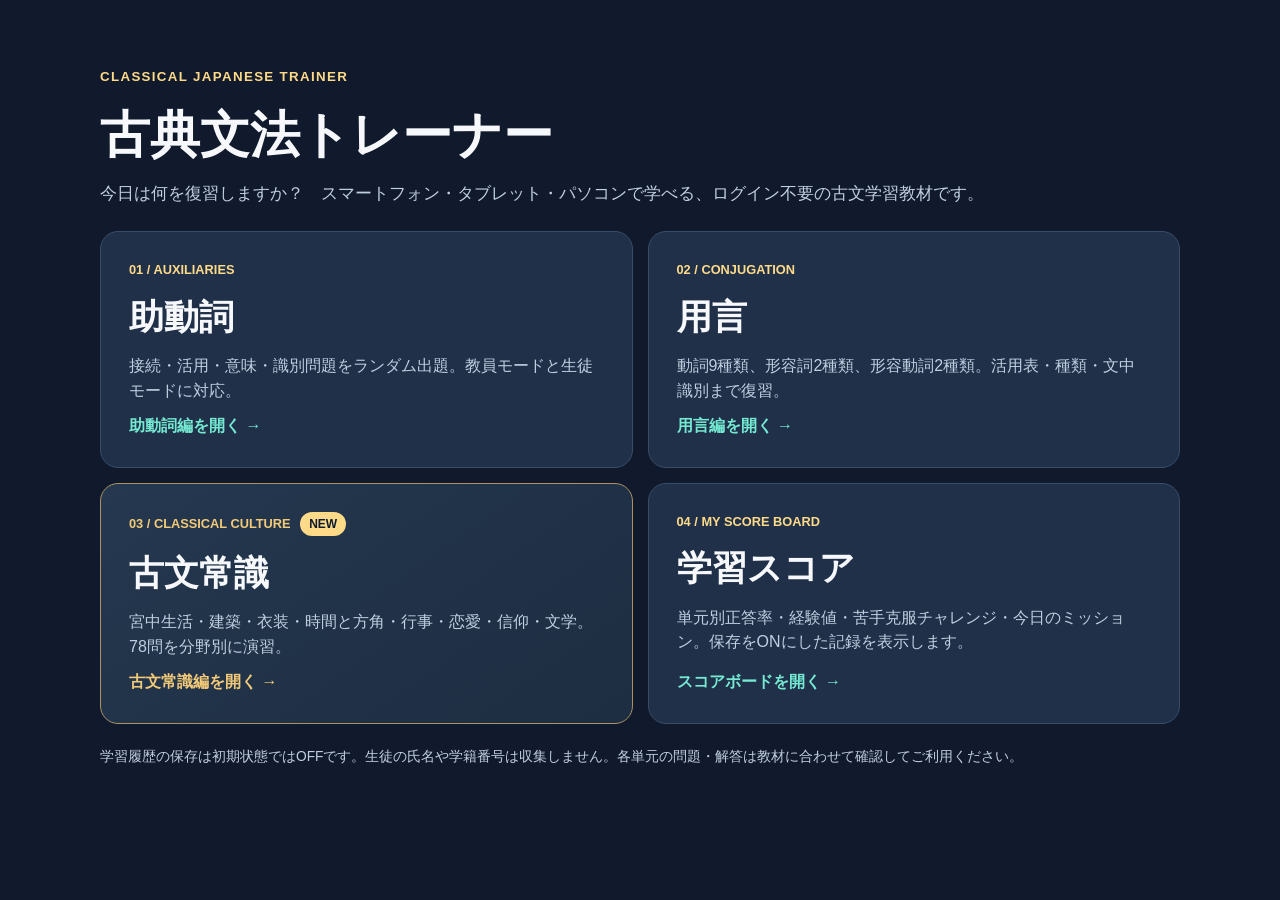
<file: index.html>
<!doctype html><html lang="ja"><head><meta charset="utf-8"><meta http-equiv="Content-Security-Policy" content="default-src 'none'; style-src 'sha256-gvO376GHhLFp0EmlAg2UHONm7K85YMtZEZPlM/E6tek='; script-src 'none'; connect-src 'none'; img-src 'none'; font-src 'none'; object-src 'none'; frame-src 'none'; worker-src 'none'; form-action 'none'; base-uri 'none'"><meta name="viewport" content="width=device-width,initial-scale=1,viewport-fit=cover"><meta name="referrer" content="no-referrer"><meta name="robots" content="noindex,nofollow,noarchive"><title>古典文法トレーナー｜単元選択</title><style>:root{color-scheme:dark}*{box-sizing:border-box}body{margin:0;background:#101a2c;color:#f6f8fc;font-family:-apple-system,BlinkMacSystemFont,'Hiragino Sans','Yu Gothic',Meiryo,sans-serif;line-height:1.55}main{max-width:850px;width:92%;margin:0 auto;padding:clamp(24px,5vw,65px) 0}small{color:#ffda88;font-weight:800;letter-spacing:.1em}.title{font-size:clamp(29px,7vw,50px);font-weight:850;line-height:1.25;margin:15px 0}.intro{color:#c0cfe0;margin:0 0 24px;font-size:1.04rem}.unit-grid{display:grid;grid-template-columns:repeat(2,minmax(0,1fr));gap:15px}.unit{display:flex;flex-direction:column;gap:10px;min-height:238px;background:#203049;border:1px solid #3a4c67;border-radius:18px;padding:clamp(18px,3vw,28px);color:inherit;text-decoration:none}.unit:hover,.unit:focus-visible{outline:2px solid #ffda88;outline-offset:3px}.num{font-size:.8rem;color:#ffda88;font-weight:800}.unit h2{margin:0;font-size:clamp(25px,4vw,35px)}.unit p{color:#c0cfe0;flex:1;margin:0}.go{color:#75ead2;font-weight:800}.note{margin-top:22px;font-size:.86rem;color:#c0cfe0}.pill{display:inline-block;font-size:.75rem;border-radius:20px;color:#101a2c;background:#ffda88;padding:3px 9px;vertical-align:middle;margin-left:6px}@media(max-width:620px){.unit-grid{grid-template-columns:1fr}.unit{min-height:175px}.title{font-size:31px}}


/* Three units with a distinct archival accent for classical culture. */
main{max-width:1080px}.unit-grid{grid-template-columns:repeat(3,minmax(0,1fr))}.unit{min-height:235px}.unit.culture{border-color:#ac9265;background:linear-gradient(145deg,#25384f,#1d2d42)}.unit.culture .num{color:#f3ca78}.unit.culture .go{color:#f3ca78}
@media(max-width:920px){.unit-grid{grid-template-columns:repeat(2,minmax(0,1fr))}}@media(max-width:620px){.unit-grid{grid-template-columns:1fr}.unit{min-height:170px}}

@media(min-width:921px){.unit-grid{grid-template-columns:repeat(2,minmax(0,1fr))}}
</style></head><body><main><small>CLASSICAL JAPANESE TRAINER</small><div class="title">古典文法トレーナー</div><p class="intro">今日は何を復習しますか？　スマートフォン・タブレット・パソコンで学べる、ログイン不要の古文学習教材です。</p><div class="unit-grid"><a class="unit" href="./jodoshi.html?v=choice2"><div class="num">01 / AUXILIARIES</div><h2>助動詞</h2><p>接続・活用・意味・識別問題をランダム出題。教員モードと生徒モードに対応。</p><div class="go">助動詞編を開く →</div></a><a class="unit" href="./yougen.html?v=choice2"><div class="num">02 / CONJUGATION</div><h2>用言</h2><p>動詞9種類、形容詞2種類、形容動詞2種類。活用表・種類・文中識別まで復習。</p><div class="go">用言編を開く →</div></a><a class="unit culture" href="./culture.html?v=choice2"><div class="num">03 / CLASSICAL CULTURE <span class="pill">NEW</span></div><h2>古文常識</h2><p>宮中生活・建築・衣装・時間と方角・行事・恋愛・信仰・文学。78問を分野別に演習。</p><div class="go">古文常識編を開く →</div></a><a class="unit" href="./scoreboard.html?v=scoreboard1"><div class="num">04 / MY SCORE BOARD</div><h2>学習スコア</h2><p>単元別正答率・経験値・苦手克服チャレンジ・今日のミッション。保存をONにした記録を表示します。</p><div class="go">スコアボードを開く →</div></a></div><div class="note">学習履歴の保存は初期状態ではOFFです。生徒の氏名や学籍番号は収集しません。各単元の問題・解答は教材に合わせて確認してご利用ください。</div></main></body></html>
</file>
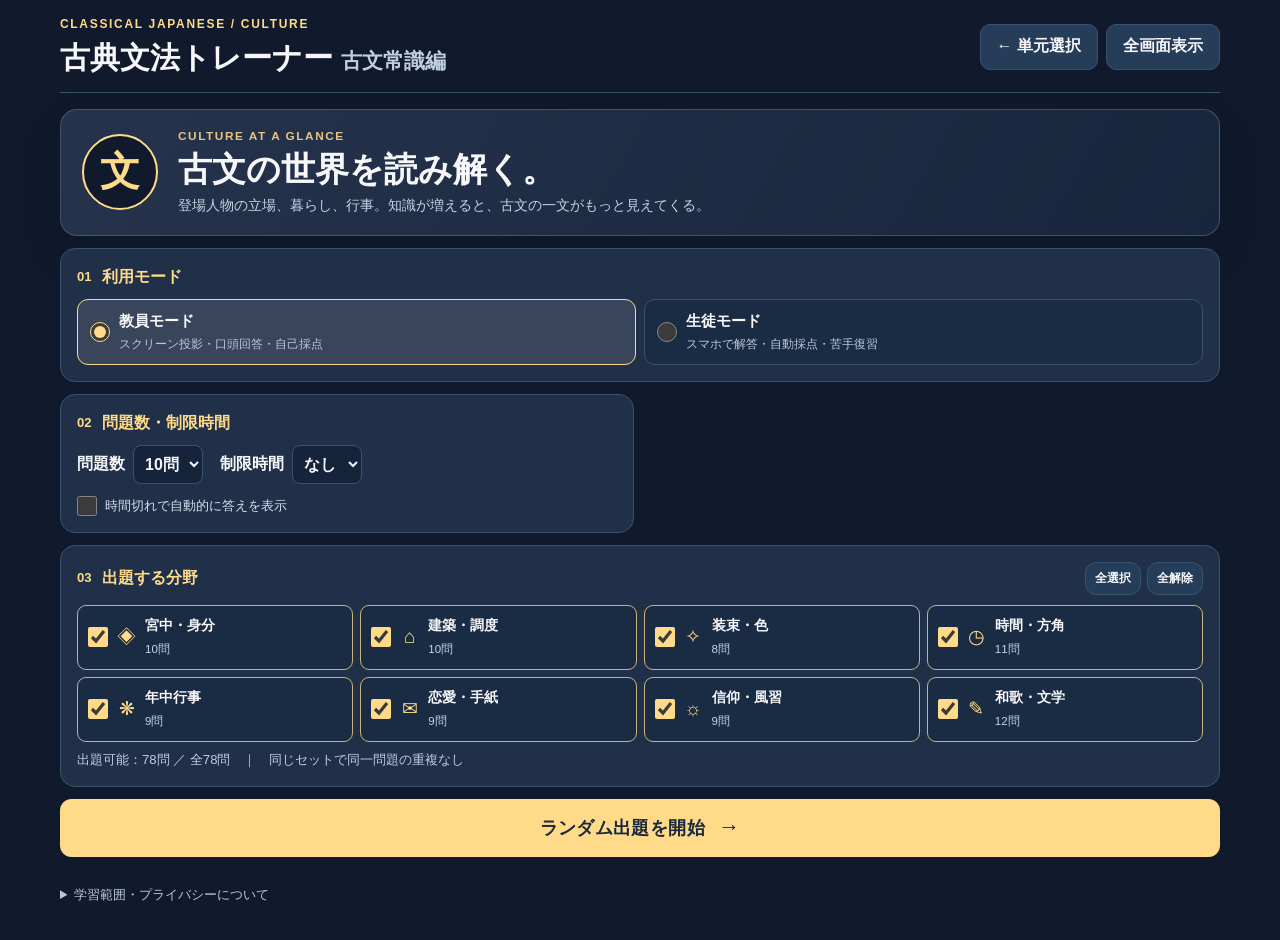
<file: culture.html>
<!doctype html>
<html lang="ja">
<head>
<meta charset="utf-8">
<meta name="viewport" content="width=device-width,initial-scale=1,viewport-fit=cover">
<meta name="referrer" content="no-referrer">
<meta name="robots" content="noindex,nofollow,noarchive">
<meta name="theme-color" content="#101a2c">
<meta http-equiv="Content-Security-Policy" content="default-src 'none'; style-src 'sha256-GreIEEHjMmjO8P978w6B8gN6EFCsInf+Tx4V/B52DoM='; script-src 'self' 'sha256-KKgaldrMRQ6j/5oKcIYeyEhwSETev1yx05g4sXb3AuA='; connect-src 'none'; img-src 'none'; font-src 'none'; object-src 'none'; frame-src 'none'; worker-src 'none'; form-action 'none'; base-uri 'none'">
<title>古典文法トレーナー｜古文常識編 Ver.3.1</title>
<style>:root{color-scheme:dark;--ink:#f7f7fa;--muted:#b9c9d9;--gold:#ffda88;--bg:#101a2c;--card:#203049;--line:#3b526d;--nav:#263d59;--paper:#f7f3e9;--charcoal:#17283d;--forest:#286955;--green:#75ead2;--red:#ffb0a9;--shadow:0 18px 40px #070e1d33}
*{box-sizing:border-box}html{min-width:320px}body{margin:0;background:var(--bg);color:var(--ink);font:16px/1.5 -apple-system,BlinkMacSystemFont,"Hiragino Sans","Yu Gothic",Meiryo,sans-serif}button,input,select{font:inherit}button,a,select,input{touch-action:manipulation}button{cursor:pointer}button:disabled{opacity:.4;cursor:not-allowed}a{color:inherit;text-decoration:none}button:focus-visible,a:focus-visible,input:focus-visible,select:focus-visible{outline:3px solid #fff3af;outline-offset:3px}button{border-radius:11px;border:1px solid var(--line);background:var(--nav);color:var(--ink);font-weight:750;min-height:44px;padding:9px 13px}button:hover:not(:disabled),a.nav-btn:hover{filter:brightness(1.12)}
main{width:min(1160px,94vw);margin:0 auto;padding:15px 0 35px}.site-header{display:flex;align-items:center;justify-content:space-between;gap:12px;border-bottom:1px solid var(--line);padding-bottom:13px}.eyebrow{color:var(--gold);font-size:.75rem;font-weight:850;letter-spacing:.14em}.branding h1{font-size:clamp(20px,2.4vw,30px);line-height:1.35;margin:5px 0 0}.branding span{font-size:.69em;color:#c0cfe0}.head-actions{display:flex;align-items:center;gap:8px}.nav-btn{display:inline-flex;align-items:center;justify-content:center;min-height:46px;border:1px solid var(--line);border-radius:10px;background:var(--nav);padding:.7em 1em;font-size:1rem;font-weight:700;line-height:1.3;white-space:nowrap}.hide,[hidden]{display:none!important}.micro{letter-spacing:.13em;font-weight:900;font-size:.74rem;color:#e8c483}.micro.dark{color:#785a36}.view{margin-top:16px}
.intro{display:flex;align-items:center;gap:20px;padding:18px 21px;border:1px solid #69738b88;border-radius:17px;background:linear-gradient(120deg,#25344c,#17263d);box-shadow:var(--shadow)}.intro-mark{flex:none;display:grid;place-items:center;width:76px;height:76px;border:2px solid var(--gold);border-radius:50%;font:850 40px/1 serif;color:var(--gold);background:#101a2c}.intro h2{font-size:clamp(24px,3vw,34px);line-height:1.3;margin:2px 0 4px}.intro p{margin:0;color:#c7d4e2;font-size:.9rem}
.settings{display:grid;grid-template-columns:1fr 1fr;gap:12px;margin-top:12px}.setting-card{background:var(--card);border:1px solid var(--line);border-radius:15px;padding:16px;min-width:0}.wide{grid-column:1/-1}.section-heading{display:flex;align-items:center;gap:10px;margin-bottom:10px}.section-heading>span{font-size:.82rem;font-weight:900;color:var(--gold)}.section-heading h3{font-size:1rem;color:var(--gold);margin:0}.section-right{margin-left:auto;display:flex;gap:6px}.tile-group{display:flex;gap:8px}.tile{display:flex;gap:9px;align-items:center;flex:1;border:1px solid var(--line);border-radius:11px;background:#1a2b44;padding:10px 12px;min-width:0;cursor:pointer}.tile:has(input:checked){background:#38455a;border-color:var(--gold)}input[type="radio"],input[type="checkbox"]{accent-color:var(--gold);width:20px;height:20px;flex:none;margin:0}.tile b{display:block;font-size:.95rem}.tile small{display:block;font-size:.74rem;color:#bac8d8;margin-top:3px}.inline-settings{display:flex;flex-wrap:wrap;gap:9px 17px}.inline-settings label{display:flex;gap:8px;align-items:center;font-weight:700}.inline-settings select{border:1px solid var(--line);color:var(--ink);background:#15243a;border-radius:8px;padding:7px;min-height:39px}.setting-toggle{display:flex;align-items:center;gap:8px;font-size:.84rem;color:#d6e0eb;margin-top:12px}.student-extra{border-top:1px solid var(--line);padding-top:2px;margin-top:12px}.linklike{min-height:30px;padding:0;border:0;background:transparent;color:#bdddfc;font-size:.78rem;text-decoration:underline;margin-top:8px}.range-grid{display:grid;grid-template-columns:repeat(4,minmax(0,1fr));gap:7px}.range-item{display:flex;align-items:center;gap:8px;padding:9px 10px;min-width:0;background:#1a2b44;border:1px solid var(--line);border-radius:9px;cursor:pointer}.range-item:has(input:checked){border-color:#c7b47f}.range-item .symbol{color:var(--gold);font-size:1.2rem;min-width:21px;text-align:center}.range-item .words{flex:1;min-width:0}.range-item b{display:block;font-size:.88rem;white-space:nowrap;overflow:hidden;text-overflow:ellipsis}.range-item small{font-size:.72rem;color:#c7d5e5}.mini{min-height:33px;font-size:.78rem;padding:4px 9px}.range-caption{margin:8px 0 0;color:#c0cee0;font-size:.82rem}.startbar{grid-column:1/-1}.start-button{width:100%;font-weight:900;background:var(--gold);border-color:var(--gold);color:#1b283d;font-size:1.13rem;min-height:58px;letter-spacing:.02em}.start-button span{font-size:1.35rem;margin-left:8px}.startbar p{min-height:1em;text-align:center;color:var(--red);font-size:.83rem;margin:5px 0 0}.notes{font-size:.82rem;color:#b8c8da;margin-top:10px}.notes summary{cursor:pointer}.notes p{max-width:750px;margin:8px 0 0}
#quiz{min-height:calc(100dvh - 112px);display:flex;flex-direction:column;gap:10px}.quiz-top{display:flex;justify-content:space-between;align-items:center;gap:10px}.quiz-step,.quiz-right{display:flex;align-items:center;gap:9px;font-weight:750}.group-label{display:inline-block;background:#43566a;color:#fff1cf;padding:6px 11px;border-radius:25px;font-size:.84rem}.quiz-right{font-size:.85rem;color:#b9c9d9}.timer{font-size:1rem;color:var(--gold);font-weight:850;min-width:52px;text-align:right}.timer.warn{color:var(--red)}.progress{height:6px;background:#334962;border-radius:10px;overflow:hidden}.progress>div{height:100%;background:linear-gradient(90deg,#ffda88,#80dfce);transition:width .2s}
.question-stage{position:relative;flex:1;min-height:220px;display:flex;flex-direction:column;justify-content:center;align-items:center;padding:26px 25px 32px;border-radius:20px;color:var(--charcoal);background:var(--paper);box-shadow:var(--shadow);text-align:center;overflow:hidden}.question-stage:before{content:"";position:absolute;inset:14px;border:1px solid #d4c7a6;border-radius:14px;pointer-events:none}.question-stage:after{content:"";position:absolute;top:-130px;right:-120px;height:320px;width:320px;border:1px solid #bda88833;border-radius:50%;box-shadow:0 0 0 30px #f4e4c633,0 0 0 61px #f4e4c633;pointer-events:none}.chapter-head{display:flex;align-items:center;gap:12px;z-index:1;margin-bottom:12px}.chapter-icon{border:1px solid #ceb47e;border-radius:50%;display:grid;place-items:center;width:37px;height:37px;color:#855e32;font-size:23px}.chapter-sub{font-size:.79rem;color:#8f806e}.question-text{position:relative;z-index:1;max-width:940px;font-weight:850;font-size:clamp(25px,3.35vw,49px);line-height:1.45;letter-spacing:.02em;overflow-wrap:anywhere;text-wrap:pretty}.question-notice{position:relative;z-index:1;margin-top:19px;color:#766c59;font-size:.85rem}
.response{display:flex;flex-direction:column;gap:9px}.response-label{display:flex;align-items:center;gap:9px;color:var(--gold);font-weight:850;font-size:.86rem}.choice-grid{display:grid;grid-template-columns:repeat(3,minmax(0,1fr));gap:9px}.answer-option{padding:17px 14px;font-size:clamp(17px,1.9vw,24px);min-height:75px;line-height:1.35;text-align:center;white-space:normal;overflow-wrap:anywhere}.answer-option.selected{border-color:var(--gold);background:#36475d}.answer-option.correct{border-color:#75ead2;background:#1d514d;color:#ddfff6}.answer-option.wrong{border-color:var(--red);background:#5e343f;color:#ffdedb}.answer-option:disabled{opacity:1}.input-wrap{display:flex;gap:8px}.answer-input{flex:1;min-width:0;border-radius:11px;border:2px solid #647999;background:#f8f6f1;color:#15243b;min-height:59px;padding:9px 14px;font-size:clamp(18px,2.5vw,27px)}.reveal-panel{border:1px solid #a2d8c8;border-radius:14px;background:#e9f8f2;color:#173c36;padding:15px 19px}.reveal-panel .label{font-weight:850;font-size:.82rem;color:#326b61}.reveal-answer{font-size:clamp(22px,3vw,36px);font-weight:900;margin-top:2px}.reveal-panel p{margin:5px 0 0;font-size:clamp(15px,1.6vw,19px);line-height:1.55}.mark{font-weight:850;font-size:.9rem;margin:0 0 2px}.mark.good{color:#11765f}.mark.bad{color:#a33e43}.quiz-controls{display:flex;gap:9px;margin-top:auto}.quiz-controls button{flex:1;min-height:61px;font-size:clamp(17px,2.1vw,25px)}.quiz-controls .primary{background:var(--gold);border-color:var(--gold);color:#1c2a3b}.quiz-controls .good{background:var(--green);border-color:var(--green);color:#15352e}.quiz-controls .bad{color:var(--red);border-color:#ba696b}.key-help{text-align:center;color:#a7bdd1;font-size:.75rem;margin:0 0 3px}
.result-header{text-align:center;border:1px solid var(--line);border-radius:17px;background:#203049;padding:25px}.result-header h2{font-size:clamp(27px,3vw,38px);margin:4px 0}.result-header p{color:var(--muted);margin:0}.score{display:flex;align-items:baseline;justify-content:center;gap:17px;color:var(--gold);padding:20px}.score strong{font-size:clamp(38px,6vw,65px)}.score span{font-size:1.1rem}.result-breakdown{display:grid;grid-template-columns:repeat(4,minmax(0,1fr));gap:8px}.result-breakdown .box{background:var(--card);border:1px solid var(--line);border-radius:12px;padding:13px}.box strong{display:block;font-size:1.4rem;color:#f8f7f1}.box small{color:var(--muted)}.review-details{margin-top:14px;background:#203049;border:1px solid var(--line);border-radius:12px;padding:14px}.review-details h3{margin:0 0 8px}.review-details ul{margin:0;padding-left:21px}.review-details li{padding:5px 0}.result-actions{display:grid;grid-template-columns:1fr 1fr 1fr;gap:9px;margin-top:15px}.result-actions .start-button{font-size:.98rem;min-height:48px}.result-actions .nav-btn{min-height:48px}
@media(max-width:790px){main{width:94vw}.settings{grid-template-columns:1fr}.setting-card.wide{grid-column:auto}.range-grid{grid-template-columns:repeat(2,minmax(0,1fr))}.result-breakdown{grid-template-columns:repeat(2,minmax(0,1fr))}.question-stage{min-height:230px}.choice-grid{grid-template-columns:1fr}.answer-option{min-height:59px}.result-actions{grid-template-columns:1fr 1fr}.result-actions .start-button{grid-column:1/-1}}
@media(max-width:480px){main{padding:9px 0 20px}.site-header{gap:6px;align-items:flex-start}.branding h1{font-size:18px}.branding h1 span{display:none}.eyebrow{font-size:.6rem;letter-spacing:.075em}.head-actions{gap:5px}.nav-btn{font-size:.75rem;padding:8px;min-height:41px}.head-actions #fullscreen{display:none}.intro{padding:12px;gap:11px}.intro-mark{width:51px;height:51px;font-size:26px}.intro h2{font-size:20px}.intro p{font-size:.75rem}.setting-card{padding:11px}.settings{gap:8px;margin-top:8px}.tile{padding:9px 7px;gap:6px}.tile b{font-size:.87rem}.tile small{font-size:.7rem}.range-item{padding:8px 6px;gap:5px}.range-item b{font-size:.77rem}.range-item small{font-size:.69rem}.range-item .symbol{display:none}.range-grid{gap:6px}.start-button{min-height:53px;font-size:1rem}.view{margin-top:9px}#quiz{min-height:calc(100dvh - 87px);gap:7px}.quiz-top{font-size:.78rem}.quiz-step,.quiz-right{gap:5px}.group-label{padding:5px 7px;font-size:.72rem}.quiz-right{font-size:.73rem}.timer{font-size:.8rem;min-width:36px}.question-stage{padding:17px 19px 20px;min-height:190px;border-radius:15px;flex:1 1 auto}.question-stage:before{inset:8px}.question-text{font-size:clamp(22px,6.3vw,31px)}.question-notice{font-size:.76rem;margin-top:12px}.chapter-head{margin-bottom:6px}.chapter-icon{width:31px;height:31px;font-size:20px}.chapter-sub{font-size:.69rem}.response{gap:7px}.answer-option{min-height:57px;font-size:17px;padding:10px 8px}.input-wrap .answer-input{min-height:53px;font-size:18px}.reveal-panel{padding:10px 13px}.reveal-answer{font-size:23px}.reveal-panel p{font-size:14px}.quiz-controls button{min-height:52px;font-size:16px;padding:8px}.key-help{font-size:.67rem}.result-header{padding:17px}.result-actions{grid-template-columns:1fr}.result-actions .start-button{grid-column:auto}}
@media(max-width:350px){.branding h1{font-size:16px}.eyebrow{font-size:.53rem}.nav-btn{font-size:.68rem}.tile-group{flex-direction:column}.range-grid{grid-template-columns:1fr 1fr}}
@media(max-height:660px) and (min-width:791px){#quiz{min-height:calc(100dvh - 90px);gap:6px}.question-stage{min-height:150px;padding:12px}.quiz-controls button{min-height:48px}}
@media(prefers-reduced-motion:reduce){.progress>div{transition:none}}

/* Keep the mobile setup as close to one viewport as practical. */
@media(max-width:480px){
.intro{padding:8px 11px;gap:9px}.intro-mark{width:43px;height:43px;font-size:23px}.intro h2{font-size:19px}.intro p{display:none}.intro .micro{font-size:.65rem}
.setting-card{padding:8px 10px}.section-heading{margin-bottom:7px}.tile{padding:7px 6px}.tile small{white-space:nowrap;overflow:hidden;text-overflow:ellipsis;max-width:132px}.range-item{padding:5px 7px;min-height:45px}.range-item b{display:inline;font-size:.76rem}.range-item small{display:inline;margin-left:4px;font-size:.7rem}.range-caption{white-space:nowrap;overflow:hidden;text-overflow:ellipsis}.range-grid{gap:5px}.setting-toggle{margin-top:8px}.settings{gap:7px}.start-button{min-height:48px}
}
</style>
</head>
<body>
<main id="app">
  <header class="site-header">
    <div class="branding"><div class="eyebrow">CLASSICAL JAPANESE / CULTURE</div><h1>古典文法トレーナー <span>古文常識編</span></h1></div>
    <nav class="head-actions" aria-label="画面操作"><a class="nav-btn" href="./index.html?v=choice2">← 単元選択</a><button id="back" class="nav-btn hide" type="button">設定に戻る</button><button id="fullscreen" class="nav-btn" type="button">全画面表示</button></nav>
  </header>
  <section id="setup" class="view">
    <div class="intro"><div class="intro-mark">文</div><div><div class="micro">CULTURE AT A GLANCE</div><h2>古文の世界を読み解く。</h2><p>登場人物の立場、暮らし、行事。知識が増えると、古文の一文がもっと見えてくる。</p></div></div>
    <div class="settings">
      <section class="setting-card wide"><div class="section-heading"><span>01</span><h3>利用モード</h3></div><div class="tile-group role-group"><label class="tile"><input type="radio" name="role" value="teacher" checked><span><b>教員モード</b><small>スクリーン投影・口頭回答・自己採点</small></span></label><label class="tile"><input type="radio" name="role" value="student"><span><b>生徒モード</b><small>スマホで解答・自動採点・苦手復習</small></span></label></div></section>
      <section class="setting-card"><div class="section-heading"><span>02</span><h3>問題数・制限時間</h3></div><div class="inline-settings"><label>問題数<select id="count"><option value="5">5問</option><option value="10" selected>10問</option><option value="15">15問</option><option value="20">20問</option><option value="all">全問</option></select></label><label>制限時間<select id="seconds"><option value="0" selected>なし</option><option value="10">10秒</option><option value="20">20秒</option><option value="30">30秒</option></select></label></div><label class="setting-toggle"><input type="checkbox" id="autoReveal">時間切れで自動的に答えを表示</label></section>
      <section class="setting-card" id="studentSettings" hidden><div class="section-heading"><span>03</span><h3>生徒の解答方法</h3></div><div class="tile-group"><label class="tile compact"><input type="radio" name="answerType" value="choice" checked><span><b>選択式</b><small>3択から選ぶ</small></span></label><label class="tile compact"><input type="radio" name="answerType" value="input"><span><b>記述式</b><small>自分で用語を入力</small></span></label></div><div class="student-extra"><label class="setting-toggle"><input id="saveHistory" type="checkbox">この端末に学習履歴を保存（初期設定OFF）</label><label class="setting-toggle"><input id="weakFirst" type="checkbox" disabled>苦手な問題を優先する</label><button type="button" class="linklike" id="clearHistory">保存済みの履歴を消去</button></div></section>
      <section class="setting-card wide range-card"><div class="section-heading"><span id="rangeNum">03</span><h3>出題する分野</h3><div class="section-right"><button type="button" id="selectAll" class="mini">全選択</button><button type="button" id="selectNone" class="mini">全解除</button></div></div><div class="range-grid" id="rangeGrid"></div><p class="range-caption" id="availability"></p></section>
      <div class="startbar"><button id="start" class="start-button" type="button">ランダム出題を開始 <span aria-hidden="true">→</span></button><p id="validation" role="status" aria-live="polite"></p></div>
    </div>
    <details class="notes"><summary>学習範囲・プライバシーについて</summary><p>平安時代を中心に、宮中・住まい・装束・時間・行事・恋愛・信仰・和歌文学の基礎常識を扱います。教材向けに簡潔化した解説のため、時代や文脈による違いがあります。解答のサーバー送信は行いません。履歴保存は任意で、お使いのブラウザ内のみです。</p></details>
  </section>
  <section id="quiz" class="view hide" aria-live="off">
    <div class="quiz-top"><div class="quiz-step"><span id="quizGroup" class="group-label">宮中・身分</span><span id="questionNo">01 / 10</span></div><div class="quiz-right"><div id="timer" class="timer" aria-live="off"></div><span id="modeIndicator">教員モード</span></div></div>
    <div class="progress"><div id="progressFill"></div></div>
    <section class="question-stage"><div class="chapter-head"><span id="questionIcon" class="chapter-icon">◈</span><div><div id="chapterLabel" class="micro dark">宮中・身分</div><div class="chapter-sub">古文を読むための知識</div></div></div><div id="questionBody" class="question-text"></div><div id="questionNotice" class="question-notice">答えを考えてから確認しよう。</div></section>
    <section id="response" class="response"></section>
    <div id="quizControls" class="quiz-controls"></div>
    <p id="keyHelp" class="key-help">Space：解答表示　1：不正解　2：正解</p>
  </section>
  <section id="result" class="view hide"><div class="result-header"><div class="micro">REVIEW COMPLETE</div><h2>今日の復習結果</h2><p>知識が一つずつ、読解の力になる。</p></div><div class="score"><strong id="scoreCount">0 / 10</strong><span id="scoreRate">0％</span></div><div id="resultBreakdown" class="result-breakdown"></div><div id="reviewDetails" class="review-details"></div><div class="result-actions"><button id="retry" type="button" class="start-button">間違えた問題だけ再挑戦</button><button id="again" type="button" class="nav-btn">同じ条件でもう一度</button><button id="backFromResult" type="button" class="nav-btn">出題設定に戻る</button></div></section>
</main>
<script src="./score-core.js?v=1"></script><script>'use strict';
const DATA={"version":"3.1","groups":[["court","宮中・身分","宮廷の人物・地位・役割","◈"],["home","建築・調度","宮中の建物と暮らし","⌂"],["dress","装束・色","貴族の衣服と美意識","✧"],["clock","時間・方角","十二支と昔の時間感覚","◷"],["season","年中行事","季節を彩る行事","❋"],["romance","恋愛・手紙","物語の人間関係を読む","✉"],["belief","信仰・風習","当時の価値観を知る","☼"],["literature","和歌・文学","作品・作者と表現","✎"]],"questions":[{"id":"court-01","group":"court","question":"天皇の御所・宮中を指す語は？","answer":"内裏","choices":["内裏","大内裏","清涼殿"],"explanation":"「内裏（だいり）」は天皇の住む宮殿、転じて宮中を指します。 大内裏は諸官庁まで含む宮城全体を指し、内裏とは範囲が異なります。","aliases":["だいり"],"level":1},{"id":"court-02","group":"court","question":"平安宮中で天皇の日常生活の場となった殿舎は？","answer":"清涼殿","choices":["清涼殿","紫宸殿","弘徽殿"],"explanation":"清涼殿（せいりょうでん）は天皇の日常の居所として使われました。","aliases":["せいりょうでん"],"level":1},{"id":"court-03","group":"court","question":"貴人のそばに仕え、身の回りの世話や文筆などを担った女性を何という？","answer":"女房","choices":["女房","女御","更衣"],"explanation":"「女房」は高貴な人に仕える女性を指します。『枕草子』の清少納言も中宮定子に仕えた女房でした。 女御・更衣は天皇の后妃の位で、女房とは区別します。","aliases":["にょうぼう"],"level":1},{"id":"court-04","group":"court","question":"清涼殿の殿上の間に昇ることを許された人を何という？","answer":"殿上人","choices":["殿上人","地下人","上達部"],"explanation":"殿上人（てんじょうびと）は昇殿を許された官人を指します。身分の区別を読む手掛かりです。","aliases":["てんじょうびと"],"level":2},{"id":"court-05","group":"court","question":"幼い天皇などを補佐し、天皇に代わって政務を執る役職は？","answer":"摂政","choices":["摂政","関白","太政大臣"],"explanation":"摂政は幼少の天皇などを補佐し、天皇に代わって政治を担う役職です。 関白は主として成人した天皇を補佐する役職です。","aliases":["せっしょう"],"level":1},{"id":"court-06","group":"court","question":"成人した天皇を補佐する摂関政治の役職は？","answer":"関白","choices":["関白","摂政","太政大臣"],"explanation":"関白は天皇を補佐し、重要な政務に関与する役職です。摂政との違いを確認しましょう。 摂政は幼い天皇などに代わって政務を行う役職です。","aliases":["かんぱく"],"level":1},{"id":"court-07","group":"court","question":"天皇が位を譲った後の称号は？","answer":"上皇","choices":["上皇","東宮","親王"],"explanation":"「上皇」は退位した天皇の呼称です。古文では「院」と呼ばれる場合もあります。","aliases":["じょうこう","太上天皇"],"level":1},{"id":"court-08","group":"court","question":"皇太子を指す古典でよく使われる語は？","answer":"東宮","choices":["東宮","親王","中宮"],"explanation":"「東宮（とうぐう）」は皇太子またはその宮を指します。","aliases":["とうぐう"],"level":1},{"id":"court-09","group":"court","question":"天皇の后の称号の一つで、王朝文学によく登場する語は？","answer":"中宮","choices":["中宮","女御","更衣"],"explanation":"「中宮」は天皇の后の称号の一つです。『枕草子』の中宮定子などが有名です。","aliases":["ちゅうぐう"],"level":1},{"id":"court-10","group":"court","question":"宮中で天皇のそばに仕え、秘書的な仕事などを担当した官職は？","answer":"蔵人","choices":["蔵人","検非違使","近衛"],"explanation":"蔵人（くろうど）は天皇の側近として機密文書や身辺の事務などに携わりました。","aliases":["くろうど"],"level":2},{"id":"home-01","group":"home","question":"平安貴族の住宅に代表的な建築様式は？","answer":"寝殿造","choices":["寝殿造","書院造","数寄屋造"],"explanation":"寝殿造（しんでんづくり）は寝殿を中心とし、庭や池を備えた上級貴族の住宅様式です。","aliases":["寝殿造り","しんでんづくり"],"level":1},{"id":"home-02","group":"home","question":"寝殿造で邸宅の中心となる大きな建物は？","answer":"寝殿","choices":["寝殿","対屋","母屋"],"explanation":"寝殿（しんでん）は寝殿造の中心となる建物です。","aliases":["しんでん"],"level":1},{"id":"home-03","group":"home","question":"寝殿造で寝殿の脇に配置される建物は？","answer":"対屋","choices":["対屋","寝殿","渡殿"],"explanation":"対屋（たいのや）は寝殿に付属して設けられる居住用の建物です。","aliases":["たいのや"],"level":1},{"id":"home-04","group":"home","question":"寝殿と対屋などをつなぐ廊下は？","answer":"渡殿","choices":["渡殿","簀子","廂"],"explanation":"渡殿（わたどの）は建物と建物を結ぶ廊下です。","aliases":["わたどの"],"level":1},{"id":"home-05","group":"home","question":"細いすのこ状の竹や葦などを編み、室内を仕切る垂れ物は？","answer":"御簾","choices":["御簾","几帳","屏風"],"explanation":"御簾（みす）はすだれの一種です。姿を直接見せない生活や身分の描写と結びつきます。 几帳は布を張った可動式の仕切り、屏風は折り畳める板状の仕切りです。","aliases":["みす"],"level":1},{"id":"home-06","group":"home","question":"布を横木から下げた移動できる室内の仕切りは？","answer":"几帳","choices":["几帳","御簾","屏風"],"explanation":"几帳（きちょう）は布を掛けた可動式の仕切りです。女性の姿を隠す道具としても登場します。 御簾はすだれ、屏風は折り畳む仕切りです。","aliases":["きちょう"],"level":1},{"id":"home-07","group":"home","question":"数枚の板面を折り曲げて立てる室内の仕切りは？","answer":"屏風","choices":["屏風","几帳","御簾"],"explanation":"屏風（びょうぶ）は折りたためる衝立の一種で、風よけや仕切りに使われます。","aliases":["びょうぶ"],"level":1},{"id":"home-08","group":"home","question":"寝殿造で、上げ下げして採光や通風を調節する戸は？","answer":"蔀","choices":["蔀","御簾","屏風"],"explanation":"蔀（しとみ）は板を組み合わせた建具で、開閉して外光や風を取り入れました。","aliases":["しとみ","蔀戸","しとみど"],"level":2},{"id":"home-09","group":"home","question":"寝殿造の建物の外側にある板張りの縁を何という？","answer":"簀子","choices":["簀子","渡殿","廂"],"explanation":"簀子（すのこ）は建物の周りの板張りの縁です。物語の人物の居場所を考える際に役立ちます。","aliases":["すのこ"],"level":2},{"id":"home-10","group":"home","question":"寝殿の中に設けられた、帳をめぐらした寝所は？","answer":"御帳台","choices":["御帳台","几帳","対屋"],"explanation":"御帳台（みちょうだい）は帳をめぐらせた寝所です。","aliases":["みちょうだい"],"level":2},{"id":"dress-01","group":"dress","question":"平安貴族の男性が儀式などで着用する正式な装束は？","answer":"束帯","choices":["束帯","直衣","狩衣"],"explanation":"束帯（そくたい）は宮廷の儀式などに用いられた男性の正装です。","aliases":["そくたい"],"level":1},{"id":"dress-02","group":"dress","question":"平安貴族の男性が日常に着る装束の一つは？","answer":"直衣","choices":["直衣","狩衣","束帯"],"explanation":"直衣（のうし）は男性貴族の比較的くつろいだ装束です。","aliases":["のうし"],"level":1},{"id":"dress-03","group":"dress","question":"もとは狩猟時の衣服で、のちに貴族の普段着としても使われたのは？","answer":"狩衣","choices":["狩衣","直衣","束帯"],"explanation":"狩衣（かりぎぬ）は狩猟に由来する衣服で、貴族の日常着にもなりました。","aliases":["かりぎぬ"],"level":1},{"id":"dress-04","group":"dress","question":"俗に「十二単」と呼ばれる貴族女性の装束は？","answer":"女房装束","choices":["女房装束","小袿","細長"],"explanation":"「十二単」は後世の通称です。女房装束（唐衣裳など）という呼び方も知りましょう。","aliases":["じゅうにひとえ","十二単","にょうぼうしょうぞく"],"level":1},{"id":"dress-05","group":"dress","question":"女房装束で、上半身に重ねて着る短い上着は？","answer":"唐衣","choices":["唐衣","裳","袿"],"explanation":"唐衣（からぎぬ）は女房装束で上半身にまとう衣の一つです。","aliases":["からぎぬ"],"level":1},{"id":"dress-06","group":"dress","question":"女房装束で腰から後ろへ長く引く部分を持つ衣服は？","answer":"裳","choices":["裳","唐衣","袿"],"explanation":"裳（も）は腰に付けて後ろへ引く装束です。","aliases":["も"],"level":2},{"id":"dress-07","group":"dress","question":"重ねる衣の色の組み合わせで季節を表す美意識を何という？","answer":"襲の色目","choices":["襲の色目","禁色","位色"],"explanation":"襲の色目（かさねのいろめ）は衣の色の重ね方・配色に季節感などを映す文化です。","aliases":["かさねのいろめ","襲色目"],"level":2},{"id":"dress-08","group":"dress","question":"貴族男性が頭にかぶる、黒い袋状のかぶりものは？","answer":"烏帽子","choices":["烏帽子","冠","頭巾"],"explanation":"烏帽子（えぼし）は男性のかぶりものです。冠とは用いる場面などが異なります。","aliases":["えぼし"],"level":1},{"id":"clock-01","group":"clock","question":"十二支の方角で「子」が表すのは？","answer":"北","choices":["北","北東","北西"],"explanation":"十二支の方位では、子が北、午が南、卯が東、酉が西です。","aliases":["きた"],"level":1},{"id":"clock-02","group":"clock","question":"十二支の方角で「午」が表すのは？","answer":"南","choices":["南","南東","南西"],"explanation":"午（うま）は南の方角を表します。「子午線」は北と南を結ぶ線です。","aliases":["みなみ"],"level":1},{"id":"clock-03","group":"clock","question":"十二支の方角で「卯」が表すのは？","answer":"東","choices":["東","北東","南東"],"explanation":"卯（う）は東の方角です。","aliases":["ひがし"],"level":1},{"id":"clock-04","group":"clock","question":"十二支の方角で「酉」が表すのは？","answer":"西","choices":["西","北西","南西"],"explanation":"酉（とり）は西の方角です。","aliases":["にし"],"level":1},{"id":"clock-05","group":"clock","question":"定時法の目安で「子の刻」の中心は何時ごろ？","answer":"午前0時ごろ","choices":["午前0時ごろ","午後10時ごろ","午前2時ごろ"],"explanation":"子の正刻は真夜中に当たります。古代・中世の時刻制度は時代や季節による差があるため、ここでは目安を示します。","aliases":["0時","午前0時","真夜中","深夜0時"],"level":2},{"id":"clock-06","group":"clock","question":"定時法の目安で「午の刻」の中心は何時ごろ？","answer":"正午ごろ","choices":["正午ごろ","午前10時ごろ","午後2時ごろ"],"explanation":"午の正刻は正午に当たります。時計の時刻と厳密に同じとは限りません。","aliases":["正午","12時","午後0時"],"level":2},{"id":"clock-07","group":"clock","question":"定時法の目安で「卯の刻」の中心は何時ごろ？","answer":"午前6時ごろ","choices":["午前6時ごろ","午前4時ごろ","午前8時ごろ"],"explanation":"卯の刻はおよそ朝の6時を中心とする時間帯です。","aliases":["午前6時","6時","朝6時"],"level":2},{"id":"clock-08","group":"clock","question":"定時法の目安で「酉の刻」の中心は何時ごろ？","answer":"午後6時ごろ","choices":["午後6時ごろ","午後4時ごろ","午後8時ごろ"],"explanation":"酉の刻はおよそ夕方6時を中心とする時間帯です。","aliases":["午後6時","18時","夕方6時"],"level":2},{"id":"clock-09","group":"clock","question":"方角の「艮（うしとら）」はどちら？","answer":"北東","choices":["北東","北西","南東"],"explanation":"艮は丑と寅の間の方角で、北東に当たります。","aliases":["ほくとう"],"level":2},{"id":"clock-10","group":"clock","question":"方角の「巽（たつみ）」はどちら？","answer":"南東","choices":["南東","北東","南西"],"explanation":"巽は辰と巳の間の方角で、南東に当たります。","aliases":["なんとう"],"level":2},{"id":"clock-11","group":"clock","question":"「子午線」はどの方角を結ぶ線？","answer":"南北","choices":["南北","東西","北東と南西"],"explanation":"子（北）と午（南）を結ぶ南北の線を子午線といいます。","aliases":["南北方向","北と南"],"level":2},{"id":"season-01","group":"season","question":"旧暦7月7日に行われる行事は？","answer":"七夕","choices":["七夕","重陽","端午"],"explanation":"七夕（たなばた／しちせき）は旧暦7月7日の行事です。","aliases":["たなばた","しちせき"],"level":1},{"id":"season-02","group":"season","question":"旧暦9月9日の節句は？","answer":"重陽","choices":["重陽","七夕","上巳"],"explanation":"重陽（ちょうよう）は9月9日の節句で、菊と結びつく行事です。","aliases":["ちょうよう"],"level":1},{"id":"season-03","group":"season","question":"旧暦5月5日の節句は？","answer":"端午","choices":["端午","上巳","人日"],"explanation":"端午（たんご）は5月5日の節句です。","aliases":["たんご"],"level":1},{"id":"season-04","group":"season","question":"旧暦1月7日の節句は？","answer":"人日","choices":["人日","上巳","端午"],"explanation":"人日（じんじつ）は1月7日の節句で、七草などと結びつきます。","aliases":["じんじつ"],"level":2},{"id":"season-05","group":"season","question":"旧暦3月3日の節句は？","answer":"上巳","choices":["上巳","人日","端午"],"explanation":"上巳（じょうし）は3月3日の節句です。後世のひな祭りにつながる行事です。","aliases":["じょうし"],"level":2},{"id":"season-06","group":"season","question":"賀茂神社の祭礼で、「葵祭」とも呼ばれるのは？","answer":"賀茂祭","choices":["賀茂祭","賀茂臨時祭","石清水祭"],"explanation":"賀茂祭（かもまつり）は賀茂社の祭礼で、平安貴族の年中行事に深く関わりました。","aliases":["かもまつり","葵祭","あおいまつり"],"level":2},{"id":"season-07","group":"season","question":"宮中で節日などに行われる宴や儀式を表す語は？","answer":"節会","choices":["節会","歌合","除目"],"explanation":"節会（せちえ）は宮中で行われる公式の行事・宴などを指します。","aliases":["せちえ"],"level":2},{"id":"season-08","group":"season","question":"官職の任命を行う宮中の行事は？","answer":"除目","choices":["除目","叙位","節会"],"explanation":"除目（じもく）は官職の任命を行う儀式です。 叙位は位階を授けることで、官職を任命する除目とは区別します。","aliases":["じもく"],"level":2},{"id":"season-09","group":"season","question":"季節に応じて衣服を替えることは？","answer":"更衣","choices":["更衣","裳着","着袴"],"explanation":"更衣（ころもがえ）は季節に合わせて衣服を替えることです。古文では季節の移り変わりの手掛かりになります。 裳着・着袴は成長に伴う儀礼で、季節ごとの衣服の交換とは異なります。","aliases":["ころもがえ"],"level":1},{"id":"romance-01","group":"romance","question":"男が女のもとへ通う婚姻・恋愛の形態を、一般に何という？","answer":"通い婚","choices":["通い婚","婿入り婚","嫁入り婚"],"explanation":"平安貴族の婚姻では男性が女性の家を訪ねる形があり、一般に通い婚と呼ばれます。実際の形態には幅があります。","aliases":["かよいこん"],"level":1},{"id":"romance-02","group":"romance","question":"男女が共に過ごした後、明け方に別れることやその朝を何という？","answer":"後朝","choices":["後朝","暁","夕暮れ"],"explanation":"後朝（きぬぎぬ）は男女が夜をともにした翌朝の別れや朝を指します。 「暁」は夜明けの時間帯ですが、「後朝」は一夜を共にした後の別れ・朝に関わる語です。","aliases":["きぬぎぬ"],"level":1},{"id":"romance-03","group":"romance","question":"相手へ送る手紙を表す古典の語は？","answer":"文","choices":["文","返歌","引歌"],"explanation":"文（ふみ）は手紙のこと。恋愛場面では和歌を添えることもありました。 返歌は贈られた和歌への返答、引歌は既存の歌を引用することです。","aliases":["ふみ","手紙"],"level":1},{"id":"romance-04","group":"romance","question":"和歌を贈られた相手が、それに応えて詠む歌を何という？","answer":"返歌","choices":["返歌","引歌","歌合"],"explanation":"返歌（へんか）は贈られた和歌への返事として詠む歌です。","aliases":["へんか"],"level":1},{"id":"romance-05","group":"romance","question":"垣根などの隙間から、相手の姿をこっそり見ることを何という？","answer":"垣間見","choices":["垣間見","物見","忍び歩き"],"explanation":"垣間見（かいまみ）は物語の出会いの場面などでよく描かれます。","aliases":["かいまみ"],"level":1},{"id":"romance-06","group":"romance","question":"人目を避けてこっそり出歩くことを何という？","answer":"忍び歩き","choices":["忍び歩き","方違え","夜離れ"],"explanation":"忍び歩きは身分の高い人物が人目を避けて恋人のもとへ向かう場面などに出ます。","aliases":["しのびありき"],"level":2},{"id":"romance-07","group":"romance","question":"人や物の消息・手紙を表す語は？","answer":"消息","choices":["消息","返歌","後朝"],"explanation":"消息（しょうそこ）は近況や便りを指し、手紙の意味でも使われます。","aliases":["しょうそこ","便り"],"level":2},{"id":"romance-08","group":"romance","question":"相手に恋い慕う思いを抱くことを表す語は？","answer":"懸想","choices":["懸想","色好み","物思ひ"],"explanation":"懸想（けそう）は人を恋い慕うこと。「懸想文」は恋文を指します。","aliases":["けそう"],"level":2},{"id":"romance-09","group":"romance","question":"恋人に会いに訪れることが途絶える意味の語は？","answer":"夜離れ","choices":["夜離れ","後朝","忍び歩き"],"explanation":"夜離れ（よがれ）は男が女のもとへ通わなくなることを指し、恋愛の変化を読み取る語です。","aliases":["よがれ"],"level":2},{"id":"belief-01","group":"belief","question":"俗世を離れて僧や尼になることは？","answer":"出家","choices":["出家","参詣","還俗"],"explanation":"出家は世俗の生活を離れて仏門に入ることです。物語の人生観にも深く関わります。","aliases":["しゅっけ"],"level":1},{"id":"belief-02","group":"belief","question":"仏門に入った女性を何という？","answer":"尼","choices":["尼","巫女","女房"],"explanation":"尼（あま）は女性の出家者です。","aliases":["あま","尼僧"],"level":1},{"id":"belief-03","group":"belief","question":"不吉やけがれなどを避けて外出等を控えることは？","answer":"物忌み","choices":["物忌み","方違え","祓え"],"explanation":"物忌み（ものいみ）は不吉やけがれを避け、一定期間慎む行為です。 方違えは凶方位を避けるために移動する行為です。","aliases":["ものいみ"],"level":1},{"id":"belief-04","group":"belief","question":"縁起の悪い方角を避けるため、別の方向へ移動することは？","answer":"方違え","choices":["方違え","物忌み","参詣"],"explanation":"方違え（かたたがえ）は凶方位を避けて経路や宿泊場所を変える慣習です。 物忌みは外出などを慎むことで、方違えは凶方位を避けて移動することです。","aliases":["かたたがえ"],"level":1},{"id":"belief-05","group":"belief","question":"暦や方位の吉凶を占うなど、宮廷生活にも影響した信仰・技術体系は？","answer":"陰陽道","choices":["陰陽道","修験道","神道"],"explanation":"陰陽道（おんみょうどう）は暦・方位・吉凶などと関わり、宮廷生活の行動にも影響しました。","aliases":["おんみょうどう"],"level":2},{"id":"belief-06","group":"belief","question":"病気や不幸の原因と考えられた霊的な存在を何という？","answer":"物の怪","choices":["物の怪","鬼","陰陽師"],"explanation":"物の怪（もののけ）は病や不幸に関わると信じられた霊的な存在です。","aliases":["もののけ"],"level":1},{"id":"belief-07","group":"belief","question":"浄土信仰で極楽浄土へ導いてくれると信じられた仏は？","answer":"阿弥陀仏","choices":["阿弥陀仏","薬師如来","毘沙門天"],"explanation":"阿弥陀仏は西方極楽浄土の仏で、往生を願う信仰と結びつきます。","aliases":["あみだぶつ","阿弥陀如来"],"level":2},{"id":"belief-08","group":"belief","question":"阿弥陀仏の極楽浄土に生まれることを願う信仰は？","answer":"浄土信仰","choices":["浄土信仰","弥勒信仰","観音信仰"],"explanation":"浄土信仰は阿弥陀仏の浄土への往生を願う信仰で、王朝文学の背景にも見られます。","aliases":["じょうどしんこう"],"level":2},{"id":"belief-09","group":"belief","question":"仏の教えが次第に衰える時代が来るとする考えは？","answer":"末法思想","choices":["末法思想","本地垂迹説","鎮護国家思想"],"explanation":"末法思想は仏法の衰退する時代が到来すると考える思想です。","aliases":["まっぽうしそう"],"level":2},{"id":"literature-01","group":"literature","question":"短歌（和歌）の基本的な音数は？","answer":"五・七・五・七・七","choices":["五・七・五・七・七","五・七・五・七・五","七・五・七・五・七"],"explanation":"短歌の基本形は五・七・五・七・七の31音です。","aliases":["57577","5・7・5・7・7","31音"],"level":1},{"id":"literature-02","group":"literature","question":"和歌を左右に分かれて詠み、優劣を競う催しは？","answer":"歌合","choices":["歌合","連歌","歌会"],"explanation":"歌合（うたあわせ）は左右の歌を比べ判定する文芸の催しです。 歌会は和歌を詠む集まりの総称で、歌合は左右に分かれて勝負する催しです。","aliases":["うたあわせ"],"level":1},{"id":"literature-03","group":"literature","question":"一つの音に二つ以上の意味を重ねる和歌の技法は？","answer":"掛詞","choices":["掛詞","縁語","枕詞"],"explanation":"掛詞（かけことば）は同音・類音の語に複数の意味を重ねる表現技法です。","aliases":["かけことば"],"level":2},{"id":"literature-04","group":"literature","question":"一つの語に関連する語を用いて意味のつながりを生む技法は？","answer":"縁語","choices":["縁語","掛詞","序詞"],"explanation":"縁語（えんご）は同じ連想の範囲にある語を配して表現に広がりを出します。","aliases":["えんご"],"level":2},{"id":"literature-05","group":"literature","question":"『枕草子』の作者は？","answer":"清少納言","choices":["清少納言","紫式部","和泉式部"],"explanation":"『枕草子』は清少納言による随筆。中宮定子に仕えた女房としての経験も反映されています。","aliases":["せいしょうなごん"],"level":1},{"id":"literature-06","group":"literature","question":"『源氏物語』の作者は？","answer":"紫式部","choices":["紫式部","清少納言","和泉式部"],"explanation":"『源氏物語』は紫式部による長編物語です。","aliases":["むらさきしきぶ"],"level":1},{"id":"literature-07","group":"literature","question":"『土佐日記』の作者は？","answer":"紀貫之","choices":["紀貫之","壬生忠岑","凡河内躬恒"],"explanation":"『土佐日記』は紀貫之による仮名日記文学です。","aliases":["きのつらゆき"],"level":1},{"id":"literature-08","group":"literature","question":"最初の勅撰和歌集は？","answer":"古今和歌集","choices":["古今和歌集","後撰和歌集","新古今和歌集"],"explanation":"『古今和歌集』は醍醐天皇の命で編まれた最初の勅撰和歌集です。","aliases":["古今集","こきんわかしゅう"],"level":2},{"id":"literature-09","group":"literature","question":"在原業平にまつわる歌が多く登場する歌物語は？","answer":"伊勢物語","choices":["伊勢物語","大和物語","平中物語"],"explanation":"『伊勢物語』は在原業平を思わせる人物の歌を中心にした歌物語です。","aliases":["いせものがたり"],"level":2},{"id":"literature-10","group":"literature","question":"『方丈記』の作者は？","answer":"鴨長明","choices":["鴨長明","兼好法師","西行"],"explanation":"『方丈記』は鴨長明の随筆で、無常観が重要な主題です。","aliases":["かものちょうめい"],"level":1},{"id":"literature-11","group":"literature","question":"『徒然草』の作者は？","answer":"兼好法師","choices":["兼好法師","鴨長明","西行"],"explanation":"『徒然草』は兼好法師（兼好）による随筆です。","aliases":["兼好","吉田兼好","けんこうほうし","けんこう"],"level":1},{"id":"literature-12","group":"literature","question":"『竹取物語』の作者について、正しいものは？","answer":"作者未詳","choices":["作者未詳","紀貫之","源順"],"explanation":"『竹取物語』の作者は特定されていません。","aliases":["不詳","作者不詳","不明"],"level":2}]};
const GROUPS=DATA.groups.map(([id,title,desc,icon])=>({id,title,desc,icon}));
const QUESTIONS=DATA.questions;
const GROUP_BY_ID=Object.fromEntries(GROUPS.map(g=>[g.id,g]));
const $=id=>document.getElementById(id);
const STORAGE_KEY='kobun:culture:v1:practice';
const esc=value=>String(value).replace(/[&<>"']/g,c=>({'&':'&amp;','<':'&lt;','>':'&gt;','"':'&quot;',"'":'&#39;'}[c]));
const shuffle=arr=>{const a=arr.slice();for(let i=a.length-1;i>0;i--){const j=Math.floor(Math.random()*(i+1));[a[i],a[j]]=[a[j],a[i]]}return a};
const pick=name=>document.querySelector(`[name="${name}"]:checked`)?.value;
const normalize=value=>String(value).trim().normalize('NFKC').toLowerCase().replace(/[ 　\t\n\r]/g,'').replace(/[、。,，．・\/／「」『』（）()]/g,'');
function readHistory(){try{const obj=JSON.parse(localStorage.getItem(STORAGE_KEY)||'{}');if(!obj||typeof obj!=='object'||Array.isArray(obj))return {};const out={};const valid=n=>Number.isSafeInteger(n)&&n>=0&&n<=100000;for(const q of QUESTIONS){const v=obj[q.id];if(v&&valid(v.ok)&&valid(v.ng)&&valid(v.viewed??0))out[q.id]={ok:v.ok,ng:v.ng,viewed:v.viewed??0}}return out}catch{return {}}}
function saveHistoryEntry(qid,status){if(!currentSave||!['right','wrong','viewed'].includes(status))return;try{const o=readHistory(),item=o[qid]||{ok:0,ng:0,viewed:0};const field={right:'ok',wrong:'ng',viewed:'viewed'}[status];item[field]=Math.min(100000,item[field]+1);o[qid]=item;localStorage.setItem(STORAGE_KEY,JSON.stringify(o))}catch{/* Storage unavailable: learning remains usable */}}
let selectedGroups=new Set(GROUPS.map(g=>g.id));
let queue=[],position=0,answers=[],screen='setup',revealed=false,typed='',selected='',timedOut=false,timerHandle=null,secondsTotal=0;
let currentMode='teacher',currentType='choice',currentSave=false,prioritiseWeak=false,historyCached={};
function stopTimer(){if(timerHandle){clearInterval(timerHandle);timerHandle=null}}
function setScreen(next){screen=next;for(const k of ['setup','quiz','result'])$(k).classList.toggle('hide',next!==k);$('back').classList.toggle('hide',next==='setup');$('fullscreen').classList.toggle('hide',false);scrollTo({top:0,behavior:'instant'})}
function setUpCategories(){const grid=$('rangeGrid');grid.innerHTML='';for(const g of GROUPS){const label=document.createElement('label');label.className='range-item';const input=document.createElement('input');input.type='checkbox';input.checked=true;input.value=g.id;input.setAttribute('aria-label',g.title);const sym=document.createElement('span');sym.className='symbol';sym.textContent=g.icon;const wrap=document.createElement('span');wrap.className='words';const b=document.createElement('b');b.textContent=g.title;const small=document.createElement('small');small.textContent=QUESTIONS.filter(q=>q.group===g.id).length+'問';wrap.append(b,small);label.append(input,sym,wrap);input.addEventListener('change',()=>{if(input.checked)selectedGroups.add(g.id);else selectedGroups.delete(g.id);updateAvailability()});grid.append(label)}updateAvailability()}
function setGroupsAll(val){for(const e of $('rangeGrid').querySelectorAll('input'))e.checked=val;selectedGroups=val?new Set(GROUPS.map(g=>g.id)):new Set();updateAvailability()}
function updateAvailability(){const n=QUESTIONS.filter(q=>selectedGroups.has(q.group)).length;$('availability').textContent=`出題可能：${n}問 ／ 全${QUESTIONS.length}問　｜　同じセットで同一問題の重複なし`;$('start').disabled=n===0;$('validation').textContent=n===0?'出題分野を1つ以上選んでください。':'';}
function settingsChanged(){const student=pick('role')==='student';$('studentSettings').hidden=!student;$('rangeNum').textContent=student?'04':'03';$('weakFirst').disabled=!$('saveHistory').checked;if(!$('saveHistory').checked)$('weakFirst').checked=false}
function makeQueue(pool,count){let order=shuffle(pool);if(prioritiseWeak){historyCached=readHistory();order.sort((a,b)=>{const wa=(historyCached[a.id]?.ng||0)+(historyCached[a.id]?.viewed||0),wb=(historyCached[b.id]?.ng||0)+(historyCached[b.id]?.viewed||0);return wb-wa})}return count==='all'?order:order.slice(0,Math.min(+count,order.length))}
function startQuiz(explicitQueue){stopTimer();currentMode=pick('role')||'teacher';currentType=pick('answerType')||'choice';currentSave=$('saveHistory').checked;prioritiseWeak=currentMode==='student'&&currentSave&&$('weakFirst').checked;
 const pool=QUESTIONS.filter(q=>selectedGroups.has(q.group));queue=explicitQueue||makeQueue(pool,$('count').value);if(!queue.length){$('validation').textContent='出題範囲に問題がありません。';return}position=0;answers=[];setScreen('quiz');renderQuestion()}
function current(){return queue[position]}
function renderQuestion(){stopTimer();revealed=false;timedOut=false;typed='';selected='';const q=current(),g=GROUP_BY_ID[q.group];$('quizGroup').textContent=g.title;$('chapterLabel').textContent=g.title;$('questionIcon').textContent=g.icon;$('questionNo').textContent=String(position+1).padStart(2,'0')+' / '+queue.length;$('progressFill').style.width=((position+1)/queue.length*100)+'%';$('modeIndicator').textContent=currentMode==='student'?'生徒モード':'教員モード';$('questionBody').textContent=q.question;$('questionNotice').textContent='答えを思い出してから、解答しよう。';$('keyHelp').textContent=currentMode==='teacher'?'Space：解答表示／次へ　1：不正解　2：正解':'答えを決めたら「採点する」を押そう。';
 const res=$('response');res.innerHTML='';const ctrl=$('quizControls');ctrl.innerHTML='';if(currentMode==='student'){if(currentType==='choice'){const lab=document.createElement('div');lab.className='response-label';lab.textContent='3つの選択肢から選ぶ';res.append(lab);const options=document.createElement('div');options.className='choice-grid';for(const opt of shuffle(q.choices)){const btn=document.createElement('button');btn.type='button';btn.className='answer-option';btn.textContent=opt;btn.addEventListener('click',()=>{if(revealed)return;selected=opt;for(const b of options.querySelectorAll('button'))b.classList.toggle('selected',b===btn)});options.append(btn)}res.append(options)}else{const lab=document.createElement('div');lab.className='response-label';lab.textContent='用語を入力';res.append(lab);const wrap=document.createElement('div');wrap.className='input-wrap';const input=document.createElement('input');input.className='answer-input';input.id='answerInput';input.type='text';input.maxLength=80;input.autocomplete='off';input.spellcheck=false;input.placeholder='ここに答えを入力';input.setAttribute('aria-label','記述式解答');input.addEventListener('input',()=>{typed=input.value});input.addEventListener('keydown',e=>{if(e.key==='Enter'&&!e.isComposing){e.preventDefault();revealAnswer(false)}});wrap.append(input);res.append(wrap)}const grade=document.createElement('button');grade.className='primary';grade.textContent='採点する';grade.type='button';grade.addEventListener('click',()=>revealAnswer(false));const see=document.createElement('button');see.type='button';see.textContent='答えを見る';see.addEventListener('click',()=>revealAnswer(true));ctrl.append(grade,see)}else{const btn=document.createElement('button');btn.className='primary';btn.textContent='解答を表示　Space';btn.addEventListener('click',()=>revealAnswer(false));ctrl.append(btn)}startTimer();}
function startTimer(){secondsTotal=Number($('seconds').value);$('timer').textContent=secondsTotal?`${secondsTotal}秒`:'制限なし';$('timer').classList.remove('warn');if(!secondsTotal)return;const end=Date.now()+secondsTotal*1000;timerHandle=setInterval(()=>{const sec=Math.max(0,Math.ceil((end-Date.now())/1000));$('timer').textContent=`${sec}秒`;$('timer').classList.toggle('warn',sec<=5);if(sec===0){stopTimer();if($('autoReveal').checked&&!revealed){timedOut=true;revealAnswer(true)}}},150)}
function isCorrect(q){const input=currentType==='choice'?selected:typed;const accepted=[q.answer,...q.aliases].map(normalize);return accepted.includes(normalize(input))}
function addResult(status){const q=current(),correct=status==='right'?true:status==='wrong'?false:null;answers.push({qid:q.id,group:q.group,question:q.question,answer:q.answer,status,correct});if(currentMode==='student')saveHistoryEntry(q.id,status)}
function revealAnswer(forceMissed){if(revealed)return;const q=current();if(currentMode==='student'&&!forceMissed){if(currentType==='choice'&&!selected){$('questionNotice').textContent='選択肢を一つ選んでください。';return}if(currentType==='input'&&!typed.trim()){$('questionNotice').textContent='解答を入力してください。分からないときは「答えを見る」。';return}}
 stopTimer();revealed=true;const status=currentMode==='student'?(forceMissed?'viewed':isCorrect(q)?'right':'wrong'):null;const right=status==='right';if(currentMode==='student')addResult(status);const res=$('response');if(currentMode==='student'&&currentType==='choice'){for(const b of res.querySelectorAll('.answer-option')){b.disabled=true;b.classList.toggle('correct',b.textContent===q.answer);b.classList.toggle('wrong',status==='wrong'&&b.textContent===selected)}}const input=$('answerInput');if(input)input.disabled=true;
 const panel=document.createElement('div');panel.className='reveal-panel';panel.setAttribute('aria-live','polite');const verdict=currentMode==='student'?`<p class="mark ${status==='right'?'good':status==='wrong'?'bad':''}">${status==='right'?'正解！':status==='wrong'?'不正解':timedOut?'解答確認（時間切れ）':'解答確認（未回答）'}</p>`:'';panel.innerHTML=verdict+`<div class="label">正解</div><div class="reveal-answer">${esc(q.answer)}</div><p>${esc(q.explanation)}</p>`;res.append(panel);$('questionNotice').textContent='解説を読んで、古文の場面を思い浮かべよう。';const ctrl=$('quizControls');ctrl.innerHTML='';if(currentMode==='teacher'){for(const [label,val,cls] of [['1　不正解','wrong','bad'],['2　正解','right','good'],['次へ','skip','']]){const btn=document.createElement('button');btn.type='button';btn.textContent=label;btn.className=cls;btn.addEventListener('click',()=>teacherGrade(val));ctrl.append(btn)}}else{const next=document.createElement('button');next.className='primary';next.textContent=position+1===queue.length?'結果を見る':'次の問題へ →';next.addEventListener('click',advance);ctrl.append(next)} }
function teacherGrade(val){if(!revealed||currentMode!=='teacher')return;addResult(val==='right'?'right':val==='wrong'?'wrong':'viewed');advance()}
function advance(){stopTimer();if(position+1<queue.length){position++;renderQuestion()}else showResult()}
function showResult(){if(currentMode==='student'&&currentSave)window.KobunScore?.record('culture',answers.map(x=>({id:x.qid,status:x.status})),currentType);setScreen('result');
 const graded=answers.filter(a=>a.status==='right'||a.status==='wrong'),right=graded.filter(a=>a.status==='right').length,viewed=answers.filter(a=>a.status==='viewed'),missed=answers.filter(a=>a.status==='wrong'||a.status==='viewed');
 const ratio=graded.length?Math.round(right/graded.length*100):0;
 $('scoreCount').textContent=`${right} / ${graded.length}`;$('scoreRate').textContent=`${ratio}%`;
 const byGroup=GROUPS.map(g=>({g,parts:answers.filter(a=>a.group===g.id)})).filter(x=>x.parts.length);
 $('resultBreakdown').innerHTML=`<div class="box"><small>自力回答</small><strong>${graded.length}問</strong></div><div class="box"><small>解答確認（未回答）</small><strong>${viewed.length}問</strong></div>`+
 byGroup.map(x=>`<div class="box"><small>${esc(x.g.title)}</small><strong>${x.parts.filter(a=>a.status==='right').length} / ${x.parts.filter(a=>a.status==='right'||a.status==='wrong').length}</strong></div>`).join('');
 const container=$('reviewDetails');container.innerHTML='';const h=document.createElement('h3');h.textContent=missed.length?'復習したいテーマ':'今回の復習';container.append(h);
 if(!missed.length){const p=document.createElement('p');p.textContent='不正解・解答確認として記録された問題はありません。';container.append(p)}
 else{const ul=document.createElement('ul');for(const a of missed){const li=document.createElement('li');li.textContent=`【${a.status==='viewed'?'解答確認':'不正解'}】${a.question} → ${a.answer}`;ul.append(li)}container.append(ul)}
 $('retry').textContent='不正解・解答確認を再挑戦';$('retry').disabled=missed.length===0;
 $('retry').onclick=()=>{const chosen=shuffle(missed.map(a=>QUESTIONS.find(q=>q.id===a.qid)).filter(Boolean));startQuiz(chosen)};
}
function backToSetup(){if(screen==='quiz'&&answers.length<queue.length&&!confirm('現在の出題を終了して設定に戻りますか？'))return;stopTimer();setScreen('setup');settingsChanged()}
for(const el of document.querySelectorAll('[name=role], [name=answerType]'))el.addEventListener('change',settingsChanged);
$('saveHistory').addEventListener('change',settingsChanged);
$('selectAll').addEventListener('click',()=>setGroupsAll(true));$('selectNone').addEventListener('click',()=>setGroupsAll(false));
$('start').addEventListener('click',()=>startQuiz());$('back').addEventListener('click',backToSetup);$('backFromResult').addEventListener('click',backToSetup);$('again').addEventListener('click',()=>startQuiz());
$('clearHistory').addEventListener('click',()=>{if(!confirm('この端末に保存された古文常識の学習履歴を消去しますか？'))return;try{localStorage.removeItem(STORAGE_KEY);alert('保存履歴を消去しました。')}catch{alert('履歴を消去できませんでした。ブラウザの設定をご確認ください。')}});
$('fullscreen').addEventListener('click',async()=>{try{if(document.fullscreenElement)await document.exitFullscreen();else if(document.documentElement.requestFullscreen)await document.documentElement.requestFullscreen();else alert('このブラウザでは全画面表示に対応していません。')}catch{alert('全画面表示を利用できませんでした。')}});
document.addEventListener('keydown',e=>{if(screen!=='quiz')return;if(e.target.closest('input,select,textarea,button,a')||e.isComposing)return;if(currentMode==='teacher'){if(e.code==='Space'){e.preventDefault();if(!revealed)revealAnswer(false);else teacherGrade('skip')}else if(revealed&&e.key==='1'){e.preventDefault();teacherGrade('wrong')}else if(revealed&&e.key==='2'){e.preventDefault();teacherGrade('right')}}else if(revealed&&e.code==='Space'){e.preventDefault();advance()}});
setUpCategories();settingsChanged();
</script>
</body></html>
</file>
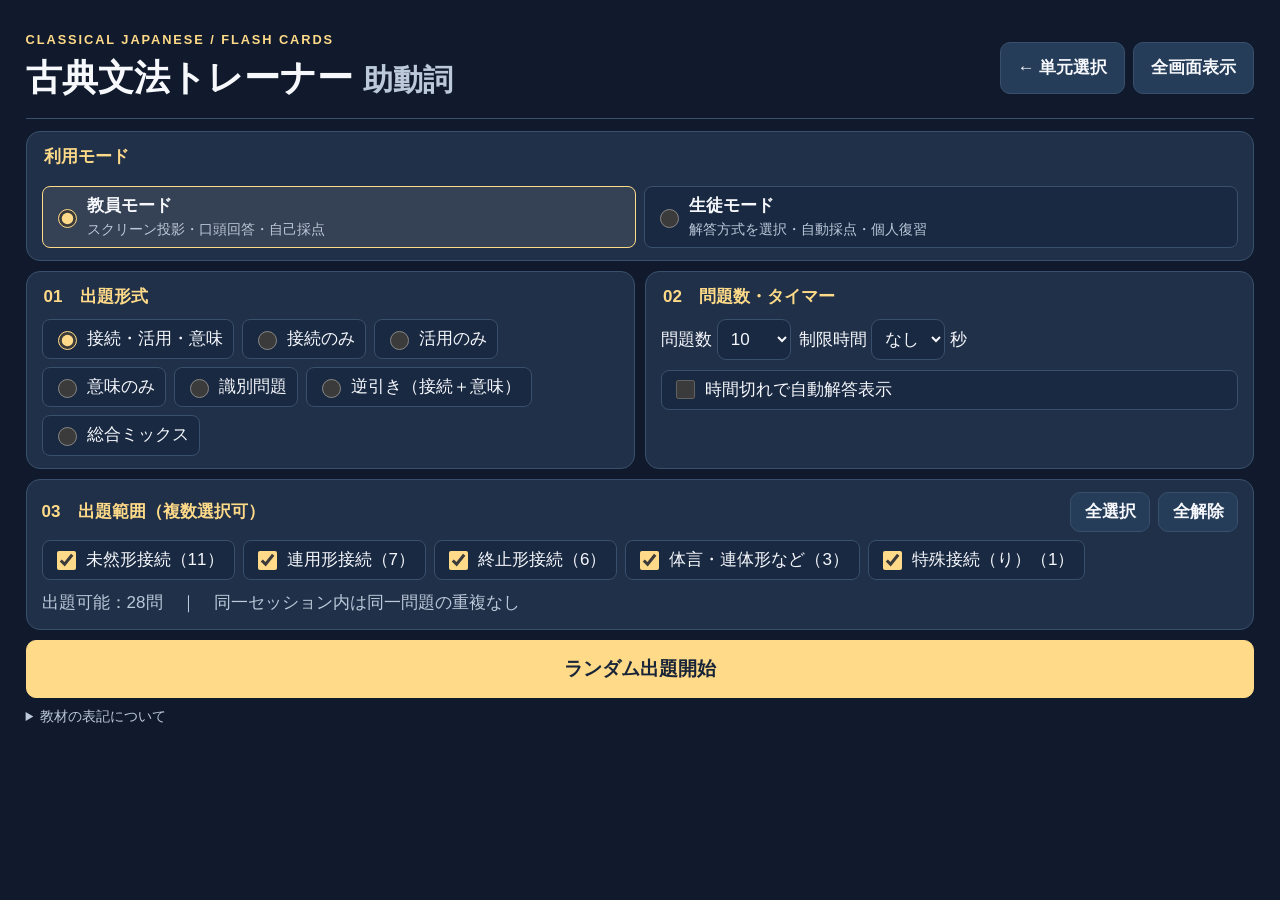
<file: jodoshi.html>
<!doctype html><html lang="ja"><head><meta charset="utf-8"><meta http-equiv="Content-Security-Policy" content="default-src 'none'; script-src 'self' 'sha256-JB46gAzmbavb5BA16sxmI66l8xqnivCiLY7iYm62dT8='; style-src 'sha256-gQ43yKoTxRi0p+51bpzmMRmDToD49D1D8x3aE3KLEaA='; connect-src 'none'; base-uri 'none'; form-action 'none'; object-src 'none'; frame-src 'none'; worker-src 'none'"><meta name="referrer" content="no-referrer"><meta name="robots" content="noindex, nofollow, noarchive"><meta name="viewport" content="width=device-width, initial-scale=1, viewport-fit=cover"><title>古典文法トレーナー｜助動詞 v2.3</title><style>
:root{color-scheme:dark;--bg:#101a2c;--panel:#203049;--line:#39506c;--ink:#f6f8fc;--muted:#bcc9da;--gold:#ffda88;--mint:#75ead2;--red:#ffafaa}*{box-sizing:border-box}body{margin:0;background:var(--bg);color:var(--ink);font-family:-apple-system,BlinkMacSystemFont,"Hiragino Sans","Yu Gothic",Meiryo,sans-serif;font-size:17px;line-height:1.55}button,select,input{font:inherit}button{border:1px solid var(--line);background:#263d59;color:var(--ink);padding:.7em 1em;border-radius:10px;cursor:pointer;font-weight:700;min-height:46px}button:hover{filter:brightness(1.18)}button:focus-visible,select:focus-visible,input:focus-visible{outline:3px solid var(--gold);outline-offset:3px}button.primary{background:var(--gold);color:#182438;border-color:var(--gold)}button.good{background:var(--mint);color:#122b31;border-color:var(--mint)}button.bad{color:var(--red);border-color:#aa686b}button:disabled{opacity:.45;cursor:not-allowed}main{width:min(1250px,96vw);margin:auto;padding:clamp(12px,2.4vw,30px) 0 24px}header{display:flex;align-items:center;justify-content:space-between;gap:12px;flex-wrap:wrap;border-bottom:1px solid var(--line);padding-bottom:12px}small,.muted{color:var(--muted)}.eyebrow{color:var(--gold);font-size:.8rem;font-weight:800;letter-spacing:.15em}h1,h2,h3,p{margin:0}h1{font-size:clamp(24px,3vw,36px)}h2{font-size:clamp(22px,3vw,34px)}.top{display:flex;gap:8px;flex-wrap:wrap}.settings{display:grid;grid-template-columns:1fr 1fr;gap:14px;margin-top:18px}.panel{background:var(--panel);border:1px solid var(--line);border-radius:14px;padding:18px}fieldset{border:0;margin:0;padding:0;min-width:0}legend{font-weight:800;color:var(--gold);margin-bottom:8px}.choices{display:flex;flex-wrap:wrap;gap:8px}.choice{display:flex;align-items:center;gap:7px;padding:8px 12px;border:1px solid var(--line);border-radius:8px;background:#192942;cursor:pointer}input{accent-color:var(--gold);width:19px;height:19px;flex-shrink:0}select{background:#192942;color:var(--ink);border:1px solid var(--line);border-radius:9px;padding:9px;max-width:100%}.rangehead{display:flex;align-items:center;justify-content:space-between;gap:10px;flex-wrap:wrap;margin-bottom:8px}.rangehead button{padding:.35em .8em;min-height:36px}.wide{grid-column:1/-1}.startrow,.actions{display:flex;gap:10px;flex-wrap:wrap;margin-top:15px}.startrow .primary{flex:1;font-size:1.2rem}.progress{height:6px;background:#30445e;border-radius:10px;overflow:hidden;margin:8px 0 13px}.progress i{display:block;height:100%;background:var(--gold);transition:width .2s}.status{display:flex;align-items:center;justify-content:space-between;gap:10px;margin-top:12px;font-weight:700}.state{color:var(--gold);letter-spacing:.08em}.answer .state{color:var(--mint)}.timer{font-variant-numeric:tabular-nums;font-size:1.35rem}.timer.expired{color:var(--red)}.hero{text-align:center;padding:clamp(10px,2vw,25px) 0;min-height:100px;display:grid;place-content:center}.term{font-weight:800;font-size:clamp(56px,10vw,136px);line-height:1.15;letter-spacing:.04em}.subterm{font-size:clamp(18px,3vw,35px);color:var(--muted);margin-top:4px}.sentence{font-size:clamp(29px,5.6vw,72px);font-weight:800;line-height:1.4;overflow-wrap:anywhere}.sentence mark{background:none;color:var(--gold);text-decoration:underline;text-underline-offset:.13em}.answer .sentence mark{color:var(--mint)}.qgrid{display:grid;grid-template-columns:1fr 1fr;gap:12px}.qbox{background:var(--panel);border:1px solid var(--line);border-radius:12px;padding:clamp(10px,1.7vw,22px);min-width:0}.qlabel{font-weight:800;color:var(--gold);font-size:clamp(15px,1.7vw,24px);margin-bottom:5px}.answer .qlabel,.answer .value,.answer .forms strong{color:var(--mint)}.value{font-size:clamp(22px,3.1vw,42px);font-weight:750;line-height:1.4;overflow-wrap:anywhere}.detail{font-size:clamp(15px,1.75vw,23px);color:var(--muted);margin-top:5px}.forms{display:grid;grid-template-columns:repeat(6,minmax(0,1fr));gap:6px;margin-top:8px}.forms div{background:#15233a;border:1px solid var(--line);border-radius:8px;text-align:center;padding:7px 2px;display:flex;flex-direction:column;justify-content:center;min-width:0}.forms span{color:var(--muted);font-size:clamp(12px,1.5vw,20px)}.forms strong{font-size:clamp(17px,2.5vw,35px);line-height:1.4;white-space:pre-line;overflow-wrap:anywhere}.note{margin-top:10px;color:var(--muted);font-size:clamp(15px,1.8vw,22px)}.actions button{flex:1;min-width:110px;font-size:clamp(16px,2vw,24px)}.actions .skip{flex:.6}.keys{text-align:center;font-size:.82rem;color:var(--muted);margin-top:8px}.summary{margin-top:22px;text-align:center}.score{font-size:clamp(42px,8vw,95px);font-weight:800;color:var(--mint)}.stats{display:grid;grid-template-columns:repeat(3,1fr);gap:8px;margin:14px 0}.stats strong{display:block;font-size:2rem}.review{text-align:left;margin-top:12px}.review p{margin:6px 0}.error{color:var(--red);margin-top:8px}details{margin-top:16px;color:var(--muted);font-size:.86rem}summary{cursor:pointer}a{color:#a8d5ff}.hide{display:none!important}@media(max-width:640px){.settings,.qgrid{grid-template-columns:1fr}.wide{grid-column:auto}.forms{grid-template-columns:repeat(3,1fr)}.hero{min-height:80px}.top button{font-size:.85rem}.panel{padding:12px}.actions button{min-width:90px}.status{font-size:.9rem}}@media (max-height:620px) and (min-width:641px){main{padding-top:8px}header{padding-bottom:4px}h1{font-size:24px}.hero{min-height:65px;padding:6px}.term{font-size:clamp(45px,8vw,80px)}.qbox{padding:8px 12px}.value{font-size:clamp(19px,2.5vw,32px)}.actions{margin-top:8px}.forms strong{font-size:clamp(17px,2.1vw,27px)}.sentence{font-size:clamp(26px,4.6vw,52px)}.note{font-size:15px}.status{margin-top:4px}.progress{margin:3px 0 6px}}

/* Compact projection layout keeps the entire answer and controls visible on 16:9 screens. */
@media (min-width:641px){main.playing{padding:10px 0 12px}main.playing header{padding-bottom:6px}main.playing h1{font-size:clamp(22px,2.4vw,30px)}main.playing .eyebrow{font-size:11px}main.playing .top button{min-height:38px;padding:6px 12px}main.playing .status{margin-top:5px}main.playing .progress{margin:4px 0 6px}main.playing .hero{min-height:75px;padding:5px 0 9px}main.playing .term{font-size:clamp(48px,9vh,98px)}main.playing .subterm{font-size:clamp(15px,2.4vh,25px)}main.playing .qgrid{gap:8px}main.playing .qbox{padding:9px 14px}main.playing .qlabel{font-size:clamp(14px,2.5vh,22px);margin-bottom:3px}main.playing .value{font-size:clamp(20px,3.6vh,38px);line-height:1.3}main.playing .forms{margin-top:4px}main.playing .forms div{padding:5px 2px}main.playing .forms strong{font-size:clamp(16px,2.8vh,30px);line-height:1.25}main.playing .forms span{font-size:clamp(12px,2vh,18px)}main.playing .detail,main.playing .note{font-size:clamp(13px,2vh,20px);margin-top:4px}main.playing .actions{margin-top:8px}main.playing .actions button{padding:7px 12px;font-size:clamp(16px,2.6vh,24px);min-height:40px}main.playing .keys{margin-top:4px}main.playing .sentence{font-size:clamp(25px,5vh,56px)}}

/* v2: projection uses the full viewport; setup keeps its original appearance. */
main.playing{width:min(1600px,96vw);min-height:100vh;min-height:100dvh;display:flex;flex-direction:column;padding:clamp(8px,1.5vh,20px) 0 max(10px,env(safe-area-inset-bottom));}
main.playing #quiz{flex:1;display:flex;flex-direction:column;min-height:0;gap:clamp(5px,1vh,12px)}
main.playing .status,main.playing .progress{margin:0;flex:none}
main.playing #questionContent{flex:1;display:flex;flex-direction:column;gap:clamp(8px,1.2vh,16px)}
main.playing .hero{flex:1 0 auto;min-height:clamp(100px,24vh,280px);padding:10px 0;align-content:center}
main.playing .term{font-size:clamp(60px,min(17vw,22vh),230px);line-height:1.06}
main.playing .sentence{font-size:clamp(30px,min(6.5vw,9vh),88px)}
main.playing .subterm{font-size:clamp(17px,3vh,32px)}
main.playing .qgrid{flex:1 0 auto;gap:clamp(8px,1.3vh,16px);grid-auto-rows:minmax(0,auto)}
main.playing .qbox{display:flex;flex-direction:column;justify-content:center;padding:clamp(10px,2vh,26px)}
main.playing .qlabel{font-size:clamp(17px,2.9vh,30px);margin-bottom:clamp(4px,1vh,12px)}
main.playing .value{font-size:clamp(24px,min(4.5vw,5.2vh),62px);line-height:1.35}
main.playing .forms{flex:1;gap:8px;margin:0}
main.playing .forms div{min-height:clamp(68px,13vh,165px);padding:7px 3px}
main.playing .forms span{font-size:clamp(14px,2.5vh,27px)}
main.playing .forms strong{font-size:clamp(19px,min(3.4vw,4.3vh),46px);line-height:1.25}
main.playing .detail,main.playing .note{font-size:clamp(14px,2.3vh,25px);margin:0}
main.playing .actions{margin:0;flex:none;position:sticky;bottom:0;z-index:3;background:var(--bg);padding:5px 0 max(5px,env(safe-area-inset-bottom))}
main.playing .actions button{min-height:clamp(50px,8vh,86px);font-size:clamp(19px,3.3vh,34px)}
main.playing .keys{margin:0;flex:none}
#roleChoices{margin-top:8px}.rolechoice{flex:1;min-width:180px}.rolechoice:has(input:checked){border-color:var(--gold);background:#354154}.rolechoice small{display:block;font-weight:400}.student-opt{display:grid;gap:8px;margin-top:4px}.student-opt button{width:100%;text-align:left;font-weight:700;font-size:clamp(16px,2.5vh,27px);padding:10px 12px;white-space:normal;overflow-wrap:anywhere}.student-opt button[aria-pressed=true]{background:#45536b;border:2px solid var(--gold);color:var(--gold)}.student-opt button.rightChoice{border-color:var(--mint);color:var(--mint)}.student-opt button.wrongChoice{border-color:var(--red);color:var(--red)}.student-opt button:disabled{opacity:1;cursor:default}.choiceForms{display:grid;grid-template-columns:repeat(6,minmax(0,1fr));text-align:center;gap:3px}.choiceForms span{font-size:clamp(13px,2.1vh,24px);white-space:pre-line;overflow-wrap:anywhere}.choiceForms small{display:block;font-size:.75em;font-weight:400}.studentFeedback{font-size:clamp(16px,2.7vh,28px);font-weight:800}.studentFeedback.goodText{color:var(--mint)}.studentFeedback.badText{color:var(--red)}
main.playing #quiz.student .hero{min-height:clamp(72px,13vh,150px);flex:0 0 auto}main.playing #quiz.student .term{font-size:clamp(50px,10vh,120px)}main.playing #quiz.student .qbox{justify-content:flex-start;padding:clamp(9px,1.5vh,18px)}main.playing #quiz.student .qgrid{flex:1}main.playing #quiz.student .qlabel{font-size:clamp(16px,2.4vh,24px)}main.playing #quiz.student .value{font-size:clamp(20px,3vh,32px)}
@media(min-width:800px){.student-opt.form-options{grid-template-columns:1fr}.student-opt.compact-options{grid-template-columns:1fr 1fr}.student-opt.compact-options button:last-child:nth-child(odd){grid-column:1/-1}}
@media(max-width:640px){main.playing .hero{min-height:clamp(85px,19vh,200px)}main.playing .term{font-size:clamp(48px,18vw,112px)}main.playing .value{font-size:clamp(22px,6vw,36px)}main.playing .qbox{padding:12px}main.playing .forms div{min-height:65px}main.playing .forms strong{font-size:clamp(17px,4.5vw,27px)}main.playing .actions button{font-size:17px;min-height:52px}.choiceForms{grid-template-columns:repeat(3,minmax(0,1fr));row-gap:7px}.student-opt button{font-size:16px}}
@media(max-height:650px) and (min-width:641px){main.playing .hero{min-height:75px;padding:3px}main.playing .term{font-size:clamp(48px,15vh,95px)}main.playing .qbox{padding:7px 12px}main.playing .forms div{min-height:55px}main.playing .qlabel{margin-bottom:3px}main.playing .actions button{min-height:44px}.student-opt button{padding:5px 8px}}
.sr-only{position:absolute;width:1px;height:1px;padding:0;margin:-1px;overflow:hidden;clip:rect(0,0,0,0);white-space:nowrap;border:0}

/* Dense cards keep all six forms and explanations visible on classroom displays. */
@media(min-width:641px){
main.playing #quiz.complex:not(.student) .hero{min-height:clamp(75px,14vh,160px)}
main.playing #quiz.complex:not(.student) .term{font-size:clamp(56px,min(13vw,15vh),155px)}
main.playing #quiz.complex:not(.student) .qbox{padding:clamp(8px,1.3vh,18px)}
main.playing #quiz.complex:not(.student) .qlabel{font-size:clamp(15px,2.4vh,26px);margin-bottom:4px}
main.playing #quiz.complex:not(.student) .value{font-size:clamp(21px,min(3.7vw,4.1vh),48px)}
main.playing #quiz.complex:not(.student) .forms div{min-height:clamp(52px,9.5vh,110px)}
main.playing #quiz.complex:not(.student) .forms strong{font-size:clamp(17px,min(2.7vw,3.2vh),35px)}
main.playing #quiz.complex:not(.student) .forms span{font-size:clamp(13px,2vh,23px)}
main.playing #quiz.complex:not(.student) .detail,main.playing #quiz.complex:not(.student) .note{font-size:clamp(13px,1.9vh,20px)}
main.playing #quiz.complex:not(.student) .actions button{min-height:clamp(42px,6vh,70px);font-size:clamp(17px,2.7vh,28px)}
main.playing #quiz.tight:not(.student){gap:4px}
main.playing #quiz.tight:not(.student) #questionContent{gap:5px}
main.playing #quiz.tight:not(.student) .hero{min-height:54px;padding:2px 0}
main.playing #quiz.tight:not(.student) .term{font-size:clamp(45px,10vh,100px)}
main.playing #quiz.tight:not(.student) .subterm{font-size:clamp(14px,2vh,20px)}
main.playing #quiz.tight:not(.student) .qgrid{gap:5px}
main.playing #quiz.tight:not(.student) .qbox{padding:5px 9px}
main.playing #quiz.tight:not(.student) .value{font-size:clamp(19px,3vh,32px);line-height:1.2}
main.playing #quiz.tight:not(.student) .forms div{min-height:44px;padding:4px 1px}
main.playing #quiz.tight:not(.student) .forms strong{font-size:clamp(15px,2.5vh,25px)}
main.playing #quiz.tight:not(.student) .forms span{font-size:13px}
main.playing #quiz.tight:not(.student) .qlabel{font-size:clamp(14px,2.1vh,20px);margin:0}
main.playing #quiz.tight:not(.student) .note,main.playing #quiz.tight:not(.student) .detail{font-size:13px;line-height:1.3}
}

/* v2.1: recall rather than recognition for conjugation. */
@media(min-width:641px){main.playing #quiz.student .recall-cell{padding:4px}main.playing #quiz.student .recall-input{min-height:40px;padding:4px}main.playing #quiz.student .recall-result{line-height:1.25}main.playing #quiz.student.answer .hero{min-height:50px}main.playing #quiz.student.answer .term{font-size:clamp(42px,8vh,96px)}main.playing #quiz.student.answer .note{font-size:clamp(13px,1.9vh,19px)}main.playing #quiz.student.answer .studentFeedback{font-size:clamp(16px,2.3vh,23px)}}
main:not(.playing) .settings{gap:10px;margin-top:12px}
main:not(.playing) .panel{padding:12px 15px}
main:not(.playing) .choice{padding:6px 10px}
main:not(.playing) .startrow{margin-top:10px}
main:not(.playing) details{margin-top:8px}
#studentSettings .history-tools{display:flex;gap:8px;align-items:center;flex-wrap:wrap;margin-top:6px}
#studentSettings .history-tools p{flex:1;font-size:.85rem;margin:0!important}
#resetHistory{font-size:.82rem;min-height:36px;padding:5px 10px}
.recall-grid{display:grid;grid-template-columns:repeat(6,minmax(0,1fr));gap:6px;margin:5px 0}
.recall-cell{display:flex;flex-direction:column;gap:4px;min-width:0;text-align:center;background:#15233a;border:1px solid var(--line);border-radius:8px;padding:5px}
.recall-cell label{color:var(--muted);font-size:clamp(13px,2vh,20px)}
.recall-input{width:100%;min-width:0;height:auto;min-height:48px;padding:8px 4px;background:#101a2c;border:1px solid var(--line);border-radius:6px;color:var(--ink);text-align:center;font-size:clamp(16px,2.5vh,27px);font-weight:700}
.recall-input:disabled{opacity:1;color:var(--ink);-webkit-text-fill-color:var(--ink)}
.recall-cell.correct,.recall-input.correct{border-color:var(--mint)}.recall-cell.incorrect,.recall-input.incorrect{border-color:var(--red)}
.recall-result{font-size:clamp(14px,2vh,22px);color:var(--mint);font-weight:700;white-space:pre-line;overflow-wrap:anywhere}
.recall-help{font-size:clamp(13px,1.9vh,19px);color:var(--muted);margin-top:4px}
main.playing #quiz.student .hero{min-height:clamp(60px,10vh,120px);padding:4px 0}
main.playing #quiz.student .qbox{padding:clamp(6px,1vh,13px)}
main.playing #quiz.student .student-opt{gap:5px}
main.playing #quiz.student .student-opt button{min-height:38px;padding:5px 8px;font-size:clamp(15px,2.2vh,24px)}
@media(min-width:641px) and (max-height:800px){main:not(.playing){padding:8px 0 10px}main:not(.playing) header{padding-bottom:5px}main:not(.playing) h1{font-size:clamp(24px,2.5vw,32px)}main:not(.playing) .settings{gap:8px;margin-top:8px}main:not(.playing) .panel{padding:9px 12px}main:not(.playing) legend{margin-bottom:4px}main:not(.playing) .choice{padding:4px 8px}main:not(.playing) .choices{gap:5px}main:not(.playing) #roleChoices{margin-top:0}main:not(.playing) #studentSettings{margin-top:6px!important}main:not(.playing) .startrow{margin-top:8px}main:not(.playing) .startrow .primary{padding:.45em 1em}}
@media(max-width:640px){.recall-grid{grid-template-columns:repeat(3,minmax(0,1fr))}}

/* v2.2: configurable conjugation response style, with compact individual choices. */
.student-settings-row,.answer-style{display:flex;align-items:center;flex-wrap:wrap;gap:6px}.answer-style b{font-size:.9rem;color:var(--gold);margin-right:3px}.answer-style .choice:has(input:checked){border-color:var(--gold);background:#354154}.form-select{width:100%;min-width:0;min-height:44px;text-align:center;font-weight:700;font-size:clamp(15px,2.3vh,24px);padding:5px 2px}.form-select:disabled{opacity:1;color:var(--ink)}.form-select.correct{border-color:var(--mint)}.form-select.incorrect{border-color:var(--red)}
#studentSettings{margin-top:12px}.auto-choice,#available{margin-top:10px}.range-title{color:var(--gold)}

/* Shared unit navigation; no JavaScript needed. */
.unit-link{display:inline-flex;align-items:center;justify-content:center;min-height:46px;padding:.7em 1em;border:1px solid var(--line);border-radius:10px;background:#263d59;color:var(--ink);font-weight:700;text-decoration:none;line-height:1.3}
.unit-link:hover{filter:brightness(1.18)}.unit-link:focus-visible{outline:3px solid var(--gold);outline-offset:3px}
@media(max-width:640px){.unit-link{font-size:.85rem}}
@media(min-width:641px){main.playing .unit-link{min-height:38px;padding:6px 12px}}
</style></head><body><main id="app"><header><div><div class="eyebrow">CLASSICAL JAPANESE / FLASH CARDS</div><h1>古典文法トレーナー <small>助動詞</small></h1></div><div class="top"><a class="unit-link" href="./index.html?v=choice2" aria-label="単元選択画面に戻る">← 単元選択</a><button id="home" class="hide">設定に戻る</button><button id="fullscreen">全画面表示</button></div></header><section id="setup"><div class="settings"><div class="panel wide"><fieldset><legend>利用モード</legend><div class="choices" id="roleChoices"><label class="choice rolechoice"><input type="radio" name="role" value="teacher" checked><span><b>教員モード</b><small>スクリーン投影・口頭回答・自己採点</small></span></label><label class="choice rolechoice"><input type="radio" name="role" value="student"><span><b>生徒モード</b><small>解答方式を選択・自動採点・個人復習</small></span></label></div><div id="studentSettings" class="hide"><div class="student-settings-row"><div class="answer-style" role="group" aria-label="活用形の解答方式"><b>活用形の解答方式</b><label class="choice"><input type="radio" name="formStyle" value="recall" checked>記述式</label><label class="choice"><input type="radio" name="formStyle" value="choice">選択式</label></div><label class="choice"><input type="checkbox" id="persistHistory">履歴を端末に保存</label><label class="choice"><input type="checkbox" id="weakFirst" disabled>苦手問題を優先</label></div><div class="history-tools"><p class="muted" id="historyText"></p><button id="resetHistory" type="button">このブラウザの学習履歴を消去</button></div></div></fieldset></div><div class="panel"><fieldset><legend>01　出題形式</legend><div class="choices" id="modes"></div></fieldset></div><div class="panel"><fieldset><legend>02　問題数・タイマー</legend><div class="choices"><label>問題数 <select id="count"><option>5</option><option selected>10</option><option>15</option><option>20</option><option>28</option><option value="all">全問</option></select></label><label>制限時間 <select id="seconds"><option value="0" selected>なし</option><option>5</option><option>10</option><option>15</option><option>30</option></select> 秒</label></div><label class="choice auto-choice"><input id="auto" type="checkbox">時間切れで自動解答表示</label></fieldset></div><div class="panel wide"><div class="rangehead"><strong class="range-title">03　出題範囲（複数選択可）</strong><div class="top"><button id="allGroups">全選択</button><button id="noneGroups">全解除</button></div></div><div id="groups" class="choices"></div><p class="muted" id="available" aria-live="polite"></p></div></div><div class="startrow"><button id="start" class="primary">ランダム出題開始</button></div><p id="error" class="error" role="alert"></p><details><summary>教材の表記について</summary>○は通常の活用表で形を立てない欄。括弧は教材によって省略される形や用例の少ない形などを示します。意味分類・活用型は採用教材と照合してください。例文は練習用の作例です。参考：主要助動詞活用表、古文助動詞の識別・活用表。<br><b>プライバシー（Ver.2.3）：</b> 氏名・学籍番号などは入力しないでください。解答は外部送信しません。履歴保存は初期状態でOFF。ONにすると正誤回数のみブラウザに保存します。共用端末ではOFFのまま使い、必要に応じて履歴を消去してください。公開サイトの配信元（GitHub）はセキュリティ目的でIPアドレスを記録します。</details></section><section id="quiz" class="hide" aria-live="polite"><div class="status"><span id="state" class="state"></span><span id="position"></span><span id="timer" class="timer"></span></div><div class="progress"><i id="bar"></i></div><div id="questionContent"></div><div class="actions" id="actions"></div><div class="keys" id="keys">Space：解答／次へ　｜　1：不正解　｜　2：正解</div></section><section id="result" class="summary hide"></section></main><script src="./score-core.js?v=1"></script><script>
'use strict';
const groups={m:'未然形接続',r:'連用形接続',s:'終止形接続',n:'体言・連体形など',x:'特殊接続（り）'};
const labels=['未然形','連用形','終止形','連体形','已然形','命令形'];
// id, basic form, homonym label, group, connection, conjugation, type, meanings, teaching note
const raw=[
['ru','る','','m','四段・ナ変・ラ変の未然形','れ|れ|る|るる|るれ|れよ','下二段型','受身・尊敬・自発・可能','「らる」と接続を区別。'],
['raru','らる','','m','四段・ナ変・ラ変以外の動詞の未然形','られ|られ|らる|らるる|らるれ|られよ','下二段型','受身・尊敬・自発・可能','上・下二段、一段、カ変・サ変など。'],
['su','す','','m','四段・ナ変・ラ変の未然形','せ|せ|す|する|すれ|せよ','下二段型','使役・尊敬','「さす」と接続を区別。'],
['sasu','さす','','m','四段・ナ変・ラ変以外の動詞の未然形','させ|させ|さす|さする|さすれ|させよ','下二段型','使役・尊敬','「す」と接続を区別。'],
['shimu','しむ','','m','未然形','しめ|しめ|しむ|しむる|しむれ|しめよ','下二段型','使役・尊敬','漢文訓読でもよく使われる。'],
['zu','ず','','m','未然形','（ず）/ざら|ず/ざり|ず|ぬ/ざる|ね/ざれ|ざれ','特殊型','打消','補助活用は「ざら・ざり・○・ざる・ざれ・ざれ」。'],
['mu','む','','m','未然形','○|○|む|む|め|○','四段型','推量・意志・適当・勧誘・仮定・婉曲','「ん」と表記することもある。'],
['muzu','むず','','m','未然形','○|○|むず|むずる|むずれ|○','サ変型','推量・意志・適当・勧誘','「んず」とも表記。意味の分類には教材差がある。'],
['ji','じ','','m','未然形','○|○|じ|じ|じ|○','無変化型','打消推量・打消意志','「む」の打消に対応。特殊型とする教材もある。'],
['mashi','まし','','m','未然形','ませ/ましか|○|まし|まし|ましか|○','特殊型','反実仮想・ためらいの意志・反実の願望','「〜せば／〜ましかば…まし」に注目。'],
['mahoshi','まほし','','m','未然形','（まほしく）/まほしから|まほしく/まほしかり|まほし|まほしき/まほしかる|まほしけれ|○','シク活用型','希望','「たし」と接続を区別。'],
['ki','き','','r','連用形（例外：カ変・サ変の未然形）','（せ）|○|き|し|しか|○','特殊型','過去（体験過去）','「こし・せし」など未然形に付く形がある。'],
['keri','けり','','r','連用形','（けら）|○|けり|ける|けれ|○','ラ変型','過去・詠嘆','和歌や会話文では詠嘆に注意。'],
['tsu','つ','','r','連用形','て|て|つ|つる|つれ|てよ','下二段型','完了・強意・並列','「てむ・つべし」などでは強意に注意。'],
['nu','ぬ','','r','連用形','な|に|ぬ|ぬる|ぬれ|ね','ナ変型','完了・強意・並列','打消「ず」の連体形「ぬ」と区別。'],
['tari1','たり','完了・存続の方','r','連用形','たら|たり|たり|たる|たれ|（たれ）','ラ変型','完了・存続','体言に付く断定「たり」と区別。'],
['kemu','けむ','','r','連用形','○|○|けむ|けむ|けめ|○','四段型','過去推量・過去の原因推量・過去の伝聞／婉曲','「けん」とも表記。'],
['tashi','たし','','r','連用形','（たく）/たから|たく/たかり|たし|たき/たかる|たけれ|○','ク活用型','希望','「まほし」と接続を区別。'],
['ramu','らむ','','s','終止形（ラ変型は連体形）','○|○|らむ|らむ|らめ|○','四段型','現在推量・現在の原因推量・伝聞／婉曲','「らん」とも表記。'],
['beshi','べし','','s','終止形（ラ変型は連体形）','（べく）/べから|べく/べかり|べし|べき/べかる|べけれ|○','ク活用型','推量・意志・可能・当然・命令・適当','「すいかとめて」で６つの意味を確認。'],
['maji','まじ','','s','終止形（ラ変型は連体形）','（まじく）/まじから|まじく/まじかり|まじ|まじき/まじかる|まじけれ|○','シク活用型','打消推量・打消意志・不可能・打消当然・禁止・不適当','「べし」の打消に対応。'],
['rashi','らし','','s','終止形（ラ変型は連体形）','○|○|らし|らし|らし|○','無変化型','推定','根拠に基づく推定。「らしき」などの異形もある。'],
['meri','めり','','s','終止形（ラ変型は連体形）','○|（めり）|めり|める|めれ|○','ラ変型','推定・婉曲','視覚的な根拠に注目。'],
['nari1','なり','伝聞・推定の方','s','終止形（ラ変型は連体形）','○|（なり）|なり|なる|なれ|○','ラ変型','伝聞・推定','音や声、聞いた情報が手がかりになる。'],
['nari2','なり','断定・存在の方','n','体言・連体形','なら|なり/に|なり|なる|なれ|（なれ）','ナリ活用型','断定・存在','「に」も連用形。'],
['tari2','たり','断定の方','n','体言','たら|たり/と|たり|たる|たれ|たれ','タリ活用型','断定','漢文訓読調によく現れる。'],
['gotoshi','ごとし','','n','体言・連体形・助詞「が」「の」','（ごとく）|ごとく|ごとし|ごとき|○|○','ク活用型','比況・例示','「〜のようだ」「〜など」。'],
['ri','り','','x','サ変の未然形・四段の已然形','ら|り|り|る|れ|れ','ラ変型','完了・存続','サ未四已（さみしい）で覚える。']
];
const data=raw.map(([id,term,sub,group,conn,forms,type,meaning,note])=>({id,term,sub,group,conn,forms:forms.split('|'),type,meaning,note}));
// original practice sentences, with an unambiguous reading in the supplied context
const ex=[
['e01','zu','花咲か','ぬ','春は寂し。','ず','連体形','打消','「咲か」は四段未然形。後ろは体言「春」。','花が咲かない春は寂しい。'],
['e02','nu','花、今朝つひに咲き','ぬ','。','ぬ','終止形','完了','「咲き」は四段連用形。','花が今朝とうとう咲いた。'],
['e03','nari2','これは昔の絵','なり','。','なり','終止形','断定','体言「絵」に接続。','これは昔の絵である。'],
['e04','nari1','門の外にて人の声す。子の泣く','なり','。','なり','終止形','推定','聞こえる声から判断している。','門の外で人の声がする。子が泣いているようだ。'],
['e05','tari1','庭に花咲き','たり','。','たり','終止形','存続','「咲き」は四段連用形。咲いている状態。','庭に花が咲いている。'],
['e06','tari2','国の主','たる','者、民を思ふべし。','たり','連体形','断定','体言「主」に接続し、体言「者」に続く。','国の主である者は、民のことを思うべきだ。'],
['e07','ri','机の上に名を書け','る','札あり。','り','連体形','存続','「書け」は四段已然形。後ろは体言「札」。','机の上に名前が書いてある札がある。'],
['e08','zu','まだ文を読ま','ね','ば、答へ知らず。','ず','已然形','打消','「読ま」は未然形。「ねば」は已然形＋ば。','まだ手紙を読んでいないので、答えが分からない。'],
['e09','nu','雨降り','に','けり。','ぬ','連用形','完了','「降り」は連用形。後ろの「けり」も連用形接続。','雨が降ったのだなあ。'],
['e10','nari2','これは夢','に','あらず。','なり','連用形','断定','「にあらず」は「〜ではない」。','これは夢ではない。'],
['e11','ki','昔、われ見','し','山なり。','き','連体形','過去','後ろの体言「山」を修飾する。','昔、自分が見た山である。'],
['e12','beshi','約束は守る','べし','。','べし','終止形','当然','守る義務がある、という内容。','約束は守るべきだ。']
].map(([id,aux,before,focus,after,term,form,meaning,note,translation])=>({id,aux,before,focus,after,term,form,meaning,note,translation,group:data.find(d=>d.id===aux).group}));
const modes={all:'接続・活用・意味',conn:'接続のみ',forms:'活用のみ',meaning:'意味のみ',identify:'識別問題',reverse:'逆引き（接続＋意味）',mixed:'総合ミックス'};
const $=id=>document.getElementById(id);const esc=s=>String(s).replace(/[&<>"']/g,c=>({'&':'&amp;','<':'&lt;','>':'&gt;','"':'&quot;',"'":'&#39;'}[c]));
function shuffle(a){a=[...a];for(let i=a.length-1;i>0;i--){let j=Math.floor(Math.random()*(i+1));[a[i],a[j]]=[a[j],a[i]]}return a}
$('modes').innerHTML=Object.entries(modes).map(([k,v])=>`<label class="choice"><input type="radio" name="mode" value="${k}" ${k==='all'?'checked':''}>${v}</label>`).join('');
$('groups').innerHTML=Object.entries(groups).map(([k,v])=>`<label class="choice"><input type="checkbox" name="group" value="${k}" checked>${v}（${data.filter(d=>d.group===k).length}）</label>`).join('');
const role=()=>document.querySelector('[name=role]:checked').value;
const mode=()=>document.querySelector('[name=mode]:checked').value; const selected=()=>[...document.querySelectorAll('[name=group]:checked')].map(x=>x.value);
// Reverse cards group every exact connection/meaning pair, so no arbitrary single-answer grading.
function pool(){const g=selected(),d=data.filter(x=>g.includes(x.group)),e=ex.filter(x=>g.includes(x.group));const rev=[];for(const a of d){let r=rev.find(x=>x.d.conn===a.conn&&x.d.meaning===a.meaning);if(r)r.matches.push(a);else rev.push({kind:'reverse',id:'rev-'+a.id,d:a,matches:[a]})}let m=mode();if(m==='identify')return e.map(x=>({kind:'identify',id:x.id,d:x}));if(m==='reverse')return rev;if(m==='mixed'){// One basic card per auxiliary, plus distinct sentence cards and reverse cards.
return [...d.map(x=>({kind:shuffle(['all','conn','forms','meaning'])[0],id:'basic-'+x.id,d:x})),...e.map(x=>({kind:'identify',id:x.id,d:x})),...rev]}
return d.map(x=>({kind:m,id:'basic-'+x.id,d:x}))}
function update(){const n=pool().length,c=$('count');for(const o of c.options){o.disabled=o.value!=='all'&&Number(o.value)>n}if(c.selectedOptions[0].disabled)c.value='all';$('available').textContent=`出題可能：${n}問　｜　同一セッション内は同一問題の重複なし`;$('start').disabled=!n;$('error').textContent=n?'':'出題できる範囲を選んでください。';$('auto').disabled=$('seconds').value==='0';$('studentSettings').classList.toggle('hide',role()!=='student');$('weakFirst').disabled=!$('persistHistory').checked;if($('weakFirst').disabled)$('weakFirst').checked=false;showHistory()}
$('setup').addEventListener('change',update);$('allGroups').onclick=()=>{document.querySelectorAll('[name=group]').forEach(x=>x.checked=true);update()};$('noneGroups').onclick=()=>{document.querySelectorAll('[name=group]').forEach(x=>x.checked=false);update()};
let queue=[],idx=0,revealed=false,grades=[],timerHandle=null,deadline=0,roundSeconds=0,roundAuto=false,screen='setup',retry=false,student=false,formStyle="recall",fields=[],picks={},studentMark=null;
const HISTORY='kobun-trainer-history-v2'; // preserve existing valid history if user opts in
const MAX_COUNT=1000000, MAX_HISTORY_BYTES=65536, MAX_INPUT=80;
const validHistoryKeys=new Set([...data.flatMap(d=>['all','conn','forms','meaning'].map(k=>k+':basic-'+d.id)),...data.map(d=>'reverse:rev-'+d.id),...ex.map(d=>'identify:'+d.id)]);
let roundPersist=false;
function cleanHistory(h){const out=Object.create(null);if(!h||typeof h!=='object'||Array.isArray(h))return out;const count=n=>Number.isSafeInteger(n)&&n>=0&&n<=MAX_COUNT;
 for(const k of validHistoryKeys){if(!Object.prototype.hasOwnProperty.call(h,k))continue;const v=h[k];if(!v||typeof v!=='object'||Array.isArray(v))continue;
 const viewed=v.viewed??0;if(!count(v.right)||!count(v.wrong)||!count(viewed)||!['right','wrong','viewed'].includes(v.last)||!(v.last==='viewed'?viewed:v[v.last]))continue;
 out[k]={right:v.right,wrong:v.wrong,viewed,last:v.last}}return out}
function readHistory(){try{const raw=localStorage.getItem(HISTORY);if(!raw||raw.length>MAX_HISTORY_BYTES)return Object.create(null);return cleanHistory(JSON.parse(raw))}catch{return Object.create(null)}}
function historyKey(q){return q.kind+':'+q.id}
function saveHistory(q,mark){if(!roundPersist||!['right','wrong','viewed'].includes(mark))return;try{const h=readHistory(),k=historyKey(q);if(!validHistoryKeys.has(k))return;const v=h[k]||{right:0,wrong:0,viewed:0,last:''};v[mark]=Math.min(MAX_COUNT,v[mark]+1);v.last=mark;h[k]=v;localStorage.setItem(HISTORY,JSON.stringify(h))}catch{$('historyText').textContent='履歴を保存できませんでした。'}}
function showHistory(){if(!$('persistHistory').checked){$('historyText').textContent='履歴保存OFF（共用端末推奨）。既存履歴は消去ボタンで削除できます。';return}try{localStorage.setItem(HISTORY+'-test','1');localStorage.removeItem(HISTORY+'-test')}catch{$('historyText').textContent='このブラウザでは履歴を保存できません。出題・採点は利用できます。';return}const values=Object.values(readHistory()),right=values.reduce((n,v)=>n+v.right,0),wrong=values.reduce((n,v)=>n+v.wrong,0),viewed=values.reduce((n,v)=>n+v.viewed,0),weak=values.filter(v=>v.last==='wrong'||v.last==='viewed').length;$('historyText').textContent=`端末内の履歴：自力回答 ${right+wrong} 回／解答確認 ${viewed} 回／復習対象 ${weak} 種類（氏名不要）`}
$('resetHistory').onclick=()=>{if(confirm('このブラウザの学習履歴を消去しますか？')){try{localStorage.removeItem(HISTORY);localStorage.removeItem(HISTORY+'-test');showHistory();$('historyText').textContent+='　消去しました。'}catch{$('historyText').textContent='履歴を消去できませんでした。ブラウザの設定を確認してください。'}}};

function stopTimer(){clearInterval(timerHandle);timerHandle=null}
function showScreen(s){screen=s;$('app').classList.toggle('playing',s==='quiz');for(const k of ['setup','quiz','result'])$(k).classList.toggle('hide',k!==s);$('home').classList.toggle('hide',s==='setup');window.scrollTo(0,0)}
function start(q,again=false){if(!q.length)return;stopTimer();queue=shuffle(q);if(!again&&role()==='student'&&$('weakFirst').checked){const h=readHistory();queue.sort((a,b)=>Number(['wrong','viewed'].includes(h[historyKey(b)]?.last))-Number(['wrong','viewed'].includes(h[historyKey(a)]?.last)))}idx=0;grades=[];retry=again;if(!again){student=role()==='student';roundPersist=student&&$('persistHistory').checked;formStyle=document.querySelector('[name=formStyle]:checked').value;roundSeconds=Number($('seconds').value);roundAuto=$('auto').checked}showScreen('quiz');newQuestion()}
$('start').onclick=()=>{let p=shuffle(pool()),n=$('count').value;if(role()==='student'&&$('weakFirst').checked){const h=readHistory();p.sort((a,b)=>Number(['wrong','viewed'].includes(h[historyKey(b)]?.last))-Number(['wrong','viewed'].includes(h[historyKey(a)]?.last)))}start(n==='all'?p:p.slice(0,Number(n)))};
function block(label,value,detail='',wide=false){return `<div class="qbox ${wide?'wide':''}"><div class="qlabel">${label}</div><div class="value">${esc(value)}</div>${detail?`<p class="detail">${esc(detail)}</p>`:''}</div>`}
function formBlock(d){return `<div class="qbox wide"><div class="qlabel">② 活用形 ${revealed?'｜ '+esc(d.type):''}</div><div class="forms">${labels.map((l,i)=>`<div><span>${l}</span><strong>${revealed?esc(d.forms[i].replaceAll('/','\n')):'？'}</strong></div>`).join('')}</div>${revealed?'<p class="detail">○：活用形なし　／　括弧：教材によって省略される形など</p>':''}</div>`}

// Choose distractors from similar grammatical categories; randomness only breaks ties.
function distractorScore(key,correct,wrong){
 const A=String(correct),B=String(wrong);
 if(key==='form')return 0;
 if(key==='meaning'){
  const a=A.split(/[・／/]/),b=B.split(/[・／/]/);const same=a.filter(x=>b.includes(x)).length;
  return same*8 + (A.includes(B)||B.includes(A)?3:0)-Math.abs(a.length-b.length);
 }
 if(key==='conn'){
  const group=s=>s.includes('未然')?'m':s.includes('連用')?'r':s.includes('終止')?'s':s.includes('体言')||s.includes('連体')?'n':'x';
  return (group(A)===group(B)?10:0)+(A.includes('四段')===B.includes('四段')?2:0)+(A.includes('ラ変')===B.includes('ラ変')?1:0);
 }
 if(key==='term'){
  const common=[...A].filter(c=>B.includes(c)).length;
  return common*5+(A[0]===B[0]?3:0)-Math.abs(A.length-B.length)/4;
 }
 return 0;
}
function makeField(key,label,correct,candidates,isForms=false){
 const others=shuffle([...new Set(candidates)].filter(x=>x!==correct))
  .sort((a,b)=>distractorScore(key,correct,b)-distractorScore(key,correct,a));
 return {key,label,correct,options:shuffle([correct,...others.slice(0,2)]),isForms}
}
function makeFields(q){const d=q.d,k=q.kind, f=[];if(k==='identify'){f.push(makeField('term','① 基本形',d.term,data.map(a=>a.term)),formStyle==='choice'?makeField('form','② 活用形',d.form,labels):{key:'form',label:'② 活用形',correct:d.form,recall:'single'},makeField('meaning','③ 文中での意味',d.meaning,ex.map(a=>a.meaning).concat(['受身','尊敬','自発','推量','意志','可能'])))}else if(k==='reverse'){const term=a=>a.term+(a.sub?'（'+a.sub.replace('の方','')+'）':'');f.push(makeField('term','該当する助動詞',q.matches.map(term).join('・'),data.filter(a=>!q.matches.includes(a)).map(term)))}else{if(k==='all'||k==='conn')f.push(makeField('conn','① 接続',d.conn,data.map(a=>a.conn)));if(k==='all'||k==='meaning')f.push(makeField('meaning','③ 意味（すべての組み合わせ）',d.meaning,data.map(a=>a.meaning)));if(k==='all'||k==='forms')f.push(formStyle==='choice'?{key:'forms',label:'② 活用形（6欄を選択）',correct:d.forms.join('|'),recall:'sixChoice',options:d.forms.map((v,i)=>formOptions(d,i))}:{key:'forms',label:'② 活用形（6欄を記入）',correct:d.forms.join('|'),recall:'six'})}return f}
// Free recall: split multiple forms, ignore order and parenthesis notation.
function normText(s){return String(s??'').slice(0,MAX_INPUT).normalize('NFKC').trim().replace(/[ァ-ヶ]/g,c=>String.fromCharCode(c.charCodeAt(0)-96))}
function tokens(s){return normText(s).replace(/[()（）]/g,'').split(/[\s、,・/／;；]+/).filter(Boolean).map(x=>/^(?:○|◯|〇|0|×|✕|[-ー—―]|なし|無し|活用なし|活用形なし)$/.test(x)?'○':x)}
function formCorrect(input,expected){const got=tokens(input);if(!got.length)return false;const required=[],optional=[];for(const part of expected.split('/')){const t=tokens(part)[0];if(part.startsWith('（')||part.startsWith('('))optional.push(t);else required.push(t)}if(!required.length&&optional.length&&got.length===1&&got[0]==='○')return true;const allowed=new Set([...required,...optional]);return got.every(x=>allowed.has(x))&&required.every(x=>got.includes(x))}
function formOptions(d,i){const correct=d.forms[i];const same=shuffle([...new Set(d.forms.filter((_,j)=>i!==j))]).filter(x=>!formCorrect(x,correct));const other=shuffle([...new Set(data.filter(x=>x.type===d.type).flatMap(a=>[a.forms[i],a.forms[(i+1)%6]]).concat(data.map(a=>a.forms[i])))]).filter(x=>!formCorrect(x,correct)&&!same.includes(x));return shuffle([correct,...[...same,...other].slice(0,2)])}
function fieldCorrect(f){if(f.recall==='sixChoice')return f.correct.split('|').every((v,i)=>f.options[i][picks[f.key]?.[i]]===v);if(f.recall==='six')return f.correct.split('|').every((v,i)=>formCorrect(picks[f.key]?.[i],v));if(f.recall==='single'){const n=normText(picks[f.key]).replace(/\s/g,'');const readings={'未然形':'みぜん','連用形':'れんよう','終止形':'しゅうし','連体形':'れんたい','已然形':'いぜん','命令形':'めいれい'};return [f.correct,f.correct.replace(/形$/,''),readings[f.correct],readings[f.correct]+'けい'].includes(n)}return f.options[picks[f.key]]===f.correct}
function fieldComplete(f){if(f.recall==='sixChoice')return Array.from({length:6},(_,i)=>picks[f.key]?.[i]).every(v=>v!==undefined&&v!==null&&v!=='');return f.recall==='six'?Array.from({length:6},(_,i)=>String(picks[f.key]?.[i]??'').trim()).every(Boolean):f.recall==='single'?Boolean(String(picks[f.key]??'').trim()):picks[f.key]!==undefined}
function fieldHTML(f){if(f.recall==='sixChoice'){const ans=f.correct.split('|');const correctAt=i=>f.options[i][picks[f.key]?.[i]]===ans[i];return `<div class="qbox wide"><div class="qlabel">${f.label}</div><div class="recall-grid">${labels.map((l,i)=>{const value=picks[f.key]?.[i],ok=correctAt(i);return `<div class="recall-cell ${revealed?(ok?'correct':studentMark==='viewed'?'':'incorrect'):''}"><label for="choice-form-${i}">${l}</label><select id="choice-form-${i}" class="form-select ${revealed?(ok?'correct':studentMark==='viewed'?'':'incorrect'):''}" data-form-choice="${i}" ${revealed?'disabled':''}><option value="" ${value===undefined||value===''?'selected':''}>選択</option>${f.options[i].map((v,j)=>`<option value="${j}" ${value===j?'selected':''}>${esc(v)}</option>`).join('')}</select>${revealed?`<div class="recall-result">${ok?'○ 正解':studentMark==='viewed'?'正解：':'× 正解：'}<br>${esc(ans[i].replaceAll('/','\n'))}</div>`:''}</div>`}).join('')}</div>${revealed?`<p class="recall-help">${studentMark==='viewed'?'模範解答':ans.filter((_,i)=>correctAt(i)).length+' / 6 欄正解'}　｜　${esc(queue[idx].d.type)}</p>`:'<p class="recall-help">六つの欄をそれぞれ選択。○は活用形なし。</p>'}</div>`}if(f.recall==='six'){const ans=f.correct.split('|');return `<div class="qbox wide"><div class="qlabel">${f.label}</div><div class="recall-grid">${labels.map((l,i)=>{const value=picks[f.key]?.[i]??'',ok=formCorrect(value,ans[i]);return `<div class="recall-cell ${revealed?(ok?'correct':studentMark==='viewed'?'':'incorrect'):''}"><label for="recall-${i}">${l}</label><input class="recall-input" id="recall-${i}" type="text" maxlength="80" data-recall="forms" data-index="${i}" value="${esc(value)}" autocomplete="off" autocapitalize="off" spellcheck="false" ${revealed?'disabled':''}>${revealed?`<div class="recall-result">${ok?'○ 正解':studentMark==='viewed'?'正解：':'× 正解：'}<br>${esc(ans[i].replaceAll('/','\n'))}</div>`:''}</div>`}).join('')}</div>${revealed?`<p class="recall-help">${studentMark==='viewed'?'模範解答':ans.filter((v,i)=>formCorrect(picks[f.key]?.[i],v)).length+' / 6 欄正解'}　｜　${esc(queue[idx].d.type)}</p>`:'<p class="recall-help">形がない欄は「○」または「なし」。複数ある場合は「/」や「・」で区切る。括弧付きの形は省略可。</p>'}</div>`}if(f.recall==='single')return `<div class="qbox"><div class="qlabel">${f.label}</div><input type="text" aria-label="活用形" class="recall-input ${revealed?(fieldCorrect(f)?'correct':studentMark==='viewed'?'':'incorrect'):''}" maxlength="80" data-recall="form" value="${esc(picks[f.key]??'')}" placeholder="活用形を記入" autocomplete="off" autocapitalize="off" spellcheck="false" ${revealed?'disabled':''}>${revealed?`<p class="recall-result">${fieldCorrect(f)?'○ 正解':studentMark==='viewed'?'正解：':'× 正解：'} ${esc(f.correct)}</p>`:''}</div>`;return `<div class="qbox ${fields.length===1||f.key==='meaning'&&queue[idx].kind==='identify'?'wide':''}"><div class="qlabel">${f.label}</div><div class="student-opt compact-options" role="group" aria-label="${esc(f.label)}">${f.options.map((v,i)=>revealed&&v!==f.correct&&picks[f.key]!==i?'':`<button type="button" data-field="${f.key}" data-option="${i}" aria-pressed="${picks[f.key]===i}" ${revealed?'disabled':''} class="${revealed&&v===f.correct?'rightChoice':revealed&&studentMark==='wrong'&&picks[f.key]===i?'wrongChoice':''}">${esc(v)}${revealed&&v===f.correct?'<span class="sr-only"> 正解</span>':''}</button>`).join('')}</div></div>`}
function drawStudent(){const q=queue[idx],d=q.d,k=q.kind;let html='';$('quiz').classList.toggle('answer',revealed);$('state').textContent=revealed?'ANSWER ／ '+(studentMark==='viewed'?'解答確認':'採点結果'):'QUESTION ／ 問題';$('position').textContent=`${retry?'再挑戦　':''}${idx+1} / ${queue.length}　｜　${modes[k]}`;$('bar').style.width=`${(idx+1)/queue.length*100}%`;if(k==='identify')html=`<div class="hero"><div class="sentence">${esc(d.before)}<mark>${esc(d.focus)}</mark>${esc(d.after)}</div><div class="subterm">傍線部の基本形・活用形・意味を答えよう</div></div>`;else if(k==='reverse')html=`<div class="hero"><div class="sentence">該当する助動詞は？</div></div><div class="qgrid">${block('接続',d.conn)}${block('意味',d.meaning)}</div>`;else{const examples={nari1:'例：波の音すなり',nari2:'例：これは絵なり',tari1:'例：花咲きたり',tari2:'例：国の主たり'};html=`<div class="hero"><div class="term">${esc(d.term)}</div>${d.sub?`<div class="subterm">${esc(revealed?d.sub:examples[d.id])}</div>`:''}</div>`}
if(revealed){const n=fields.filter(fieldCorrect).length;html+=studentMark==='viewed'?'<div class="studentFeedback">解答確認（未回答）｜模範解答を確認しよう</div>':`<div class="studentFeedback ${studentMark==='right'?'goodText':'badText'}">${studentMark==='right'?'全項目正解！':'もう一度確認しよう'}　${n} / ${fields.length} 項目正解</div>`}
html+=`<div class="qgrid">${fields.map(fieldHTML).join('')}</div>`;if(revealed&&k!=='reverse')html+=`<p class="note">${k==='identify'?'根拠':'POINT'}：${esc(d.note)}${k==='identify'?'<br>現代語訳：'+esc(d.translation):''}</p>`;
$('questionContent').innerHTML=html;$('actions').innerHTML=revealed?'<button class="primary" id="studentNext">次の問題へ</button>':'<button class="primary" id="submitAnswer">採点する</button><button id="viewAnswer" type="button">答えを見る</button>';
if(revealed){$('studentNext').onclick=()=>grade(studentMark)}else{$('viewAnswer').onclick=viewStudentAnswer;$('submitAnswer').disabled=!fields.every(fieldComplete);$('submitAnswer').onclick=submitStudent;document.querySelectorAll('[data-field]').forEach(b=>b.onclick=()=>{picks[b.dataset.field]=Number(b.dataset.option);document.querySelectorAll('[data-field="'+b.dataset.field+'"]').forEach(x=>x.setAttribute('aria-pressed',String(x===b)));$('submitAnswer').disabled=!fields.every(fieldComplete)});document.querySelectorAll('[data-form-choice]').forEach(el=>el.onchange=()=>{if(!picks.forms)picks.forms=[];picks.forms[Number(el.dataset.formChoice)]=el.value===''?'':Number(el.value);$('submitAnswer').disabled=!fields.every(fieldComplete)});document.querySelectorAll('[data-recall]').forEach(el=>el.oninput=()=>{const value=el.value.slice(0,MAX_INPUT);if(el.value!==value)el.value=value;if(el.dataset.recall==='forms'){if(!picks.forms)picks.forms=[];picks.forms[Number(el.dataset.index)]=value}else picks.form=value;$('submitAnswer').disabled=!fields.every(fieldComplete)})}}
function submitStudent(){if(screen!=='quiz'||revealed||!student)return;stopTimer();studentMark=fields.every(fieldCorrect)?'right':'wrong';saveHistory(queue[idx],studentMark);revealed=true;draw();window.scrollTo(0,0)}
function viewStudentAnswer(){if(screen!=='quiz'||revealed||!student)return;stopTimer();studentMark='viewed';saveHistory(queue[idx],studentMark);revealed=true;draw();window.scrollTo(0,0)}

function fitTeacher(){const quiz=$('quiz');quiz.classList.remove('tight');if(screen==='quiz'&&!student&&window.innerWidth>=641&&document.documentElement.scrollHeight>window.innerHeight+4)quiz.classList.add('tight')}
window.addEventListener('resize',fitTeacher);
function draw(){if(student){drawStudent();return}const q=queue[idx],d=q.d,k=q.kind;let html='';$('quiz').classList.toggle('answer',revealed);$('state').textContent=revealed?'ANSWER ／ 解答':'QUESTION ／ 問題';$('position').textContent=`${retry?'再挑戦　':''}${idx+1} / ${queue.length}　｜　${modes[k]}`;$('bar').style.width=`${(idx+1)/queue.length*100}%`;
if(k==='identify'){html=`<div class="hero"><div class="sentence">${esc(d.before)}<mark>${esc(d.focus)}</mark>${esc(d.after)}</div><div class="subterm">傍線部の基本形・活用形・意味は？</div></div><div class="qgrid">${block('① 基本形',revealed?d.term:'？')}${block('② 活用形',revealed?d.form:'？')}${block('③ 意味',revealed?d.meaning:'？','',true)}</div>${revealed?`<p class="note">根拠：${esc(d.note)}<br>現代語訳：${esc(d.translation)}</p>`:''}`}
else if(k==='reverse'){html=`<div class="hero"><div class="sentence">該当する助動詞は？</div><div class="subterm">接続の条件と意味の組み合わせが一致する助動詞を答えよう</div></div><div class="qgrid">${block('接続',d.conn)}${block('意味',d.meaning)}${block('解答',revealed?q.matches.map(a=>a.term+(a.sub?'（'+a.sub.replace('の方','')+'）':'')).join('・'):'？','',true)}</div>`}
else{const homonymExamples={nari1:'例：波の音すなり',nari2:'例：これは絵なり',tari1:'例：花咲きたり',tari2:'例：国の主たり'};let sub=d.sub?(revealed?d.sub:homonymExamples[d.id]):'';
html=`<div class="hero"><div class="term">${esc(d.term)}</div>${sub?`<div class="subterm">${esc(sub)}</div>`:''}</div><div class="qgrid">${k==='all'||k==='conn'?block('① 接続',revealed?d.conn:'何形に接続する？','',k==='conn'):''}${k==='all'||k==='meaning'?block('③ 意味',revealed?d.meaning:'どのような意味がある？','',k==='meaning'):''}${k==='all'||k==='forms'?formBlock(d):''}</div>${revealed?`<p class="note">POINT：${esc(d.note)}</p>`:''}`}
$('questionContent').innerHTML=html;$('actions').innerHTML=revealed?'<button class="bad" id="wrong">1　不正解</button><button class="good" id="right">2　正解</button><button class="skip" id="next">解答確認して次へ</button>':'<button class="primary" id="reveal">解答を表示　Space</button>';
if(revealed){$('wrong').onclick=()=>grade('wrong');$('right').onclick=()=>grade('right');$('next').onclick=()=>grade('viewed')}else $('reveal').onclick=reveal;fitTeacher();
}
function newQuestion(){stopTimer();revealed=false;fields=student?makeFields(queue[idx]):[];picks={};studentMark=null;$('quiz').classList.toggle('student',student);$('quiz').classList.toggle('complex',['all','identify','reverse'].includes(queue[idx].kind));$('quiz').classList.remove('tight');$('keys').textContent=student?(formStyle==='choice'?'選択 → 採点 → 次の問題へ':'選択・記入 → 採点 → 次の問題へ'):'Space：解答／次へ　｜　1：不正解　｜　2：正解';draw();window.scrollTo(0,0);$('timer').classList.remove('expired');if(!roundSeconds){$('timer').textContent='制限なし';return}deadline=Date.now()+roundSeconds*1000;tick();timerHandle=setInterval(tick,200)}
function tick(){const n=Math.max(0,Math.ceil((deadline-Date.now())/1000));$('timer').textContent=n?`残り ${n} 秒`:'時間切れ';if(!n){stopTimer();$('timer').classList.add('expired');if(roundAuto)(student?viewStudentAnswer():reveal())}}
function reveal(){if(screen!=='quiz'||revealed)return;stopTimer();revealed=true;draw()}
function grade(mark){if(screen!=='quiz'||!revealed)return;grades.push({q:queue[idx],mark});if(++idx>=queue.length){stopTimer();finish()}else newQuestion()}
function name(q){return q.kind==='identify'?`${q.d.before}${q.d.focus}${q.d.after}`:q.kind==='reverse'?`逆引き：${q.matches.map(a=>a.term).join('・')}`:q.d.term+(q.d.sub?'（'+q.d.sub.replace('の方','')+'）':'')+' ／ '+modes[q.kind]}
function finish(){if(student&&roundPersist)window.KobunScore?.record('jodoshi',grades.map(x=>({id:historyKey(x.q),status:x.mark})),formStyle);showScreen('result');const right=grades.filter(g=>g.mark==='right').length,wrong=grades.filter(g=>g.mark==='wrong'),viewed=grades.filter(g=>g.mark==='viewed'),graded=right+wrong.length,review=grades.filter(g=>g.mark==='wrong'||g.mark==='viewed');
 $('result').innerHTML=`<div class="eyebrow">SESSION COMPLETE</div><h2>復習終了</h2><div class="score">${graded?Math.round(right/graded*100)+'%':'—'}</div><p class="muted">${graded?'自力回答の正答率':'自力回答なし（解答確認のみ）'}</p><div class="stats"><div class="panel">正解<strong>${right}</strong></div><div class="panel">不正解<strong>${wrong.length}</strong></div><div class="panel">解答確認<strong>${viewed.length}</strong></div></div>${review.length?`<div class="panel review"><b>復習する問題</b>${review.map(g=>'<p>・【'+(g.mark==='viewed'?'解答確認':'不正解')+'】'+esc(name(g.q))+'</p>').join('')}</div>`:''}<div class="actions">${review.length?'<button class="primary" id="retry">不正解・解答確認を再出題</button>':''}<button id="again">同じ設定で再抽選</button><button id="back">設定に戻る</button></div>`;
 if(review.length)$('retry').onclick=()=>start(review.map(g=>g.q),true);$('again').onclick=()=>$('start').click();$('back').onclick=goHome}
function goHome(){stopTimer();showScreen('setup');update()}
$('home').onclick=()=>{if(screen!=='quiz'||confirm('現在の出題を終了して設定に戻りますか？'))goHome()};
$('fullscreen').onclick=async()=>{try{if(document.fullscreenElement||document.webkitFullscreenElement){const exit=document.exitFullscreen||document.webkitExitFullscreen;await exit.call(document)}else{const enter=document.documentElement.requestFullscreen||document.documentElement.webkitRequestFullscreen;if(!enter)throw Error('unsupported');await enter.call(document.documentElement)}}catch(e){alert('このブラウザでは全画面APIが使えません。画面を横向きにするか、ブラウザの全画面機能をご利用ください。')}};
function fsLabel(){$('fullscreen').textContent=(document.fullscreenElement||document.webkitFullscreenElement)?'全画面解除':'全画面表示'}document.addEventListener('fullscreenchange',fsLabel);document.addEventListener('webkitfullscreenchange',fsLabel);
document.addEventListener('keydown',e=>{if(student||screen!=='quiz'||e.repeat||e.altKey||e.ctrlKey||e.metaKey||['INPUT','SELECT','TEXTAREA'].includes(e.target.tagName))return;if(e.key===' '){e.preventDefault();revealed?grade('viewed'):reveal()}else if(revealed&&['1','2','ArrowRight'].includes(e.key)){e.preventDefault();grade(e.key==='1'?'wrong':e.key==='2'?'right':'viewed')}});update();
</script></body></html>
</file>
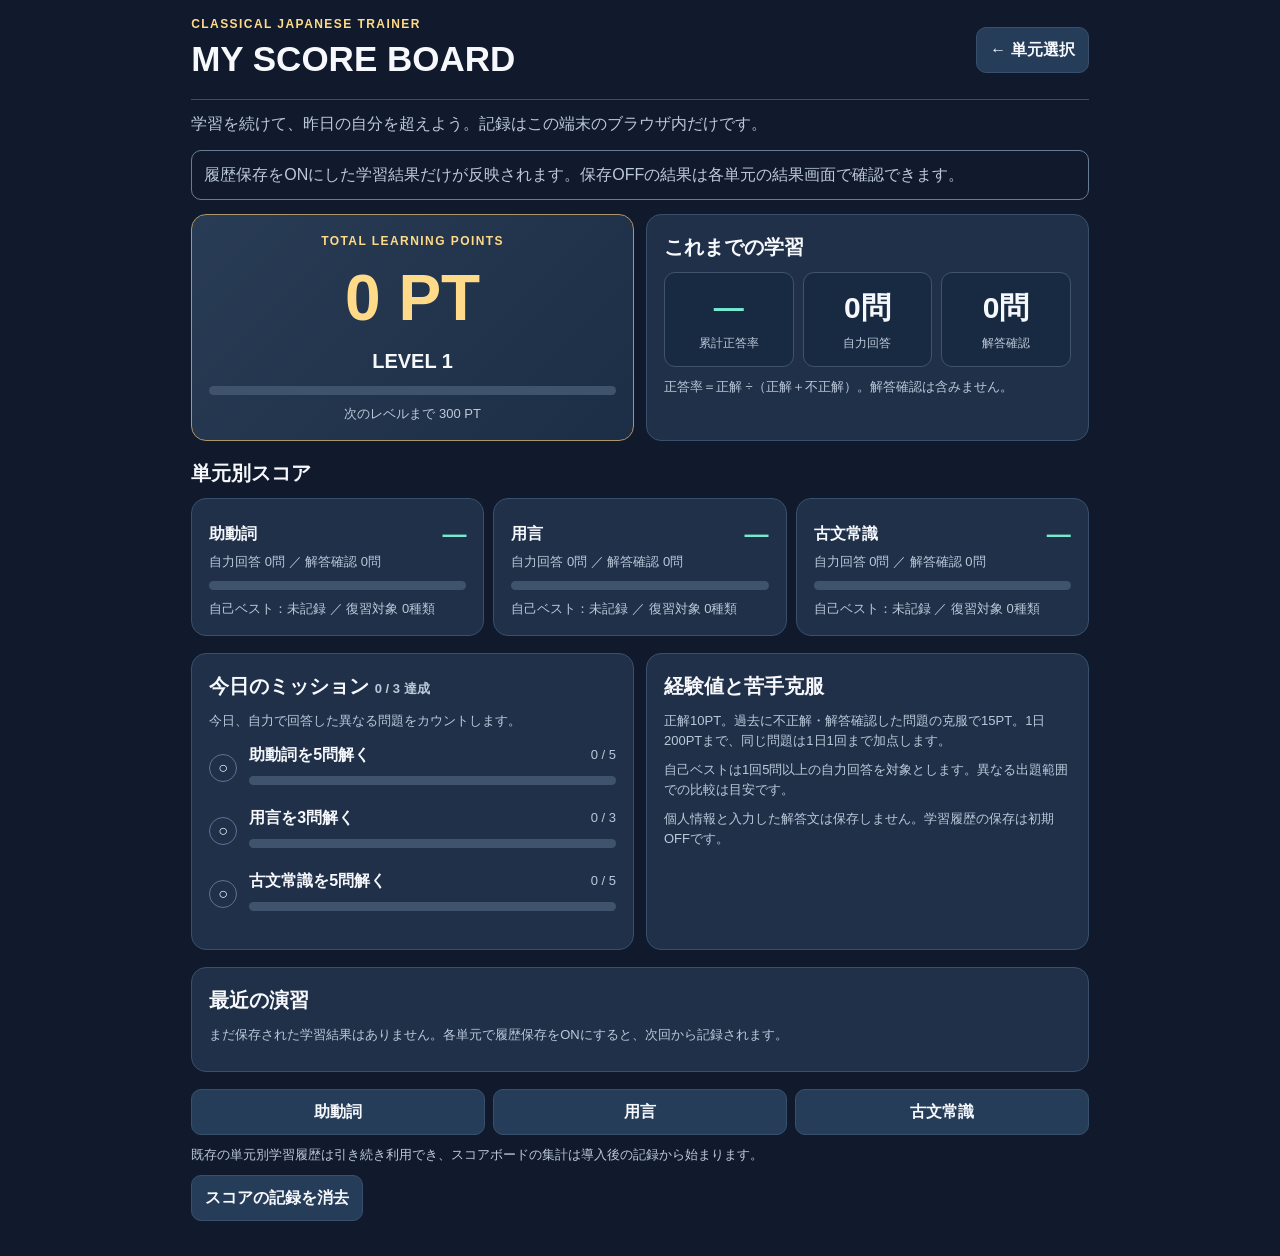
<file: scoreboard.html>
<!doctype html><html lang="ja"><head><meta charset="utf-8"><meta name="viewport" content="width=device-width,initial-scale=1,viewport-fit=cover"><meta name="referrer" content="no-referrer"><meta name="robots" content="noindex,nofollow,noarchive"><meta http-equiv="Content-Security-Policy" content="default-src 'none'; script-src 'self'; style-src 'self'; connect-src 'none'; img-src 'none'; object-src 'none'; worker-src 'none'; frame-src 'none'; form-action 'none'; base-uri 'none'"><link rel="stylesheet" href="./scoreboard.css?v=1"><script defer src="./score-core.js?v=1"></script><script defer src="./scoreboard.js?v=1"></script><title>MY SCORE BOARD｜古典文法トレーナー</title></head><body><main><header><div><div class="eyebrow">CLASSICAL JAPANESE TRAINER</div><h1>MY SCORE BOARD</h1></div><a class="nav" href="./index.html?v=choice2">← 単元選択</a></header><p class="intro">学習を続けて、昨日の自分を超えよう。記録はこの端末のブラウザ内だけです。</p><div id="notice">履歴保存をONにした学習結果だけが反映されます。保存OFFの結果は各単元の結果画面で確認できます。</div><div class="shell"><section class="panel hero"><div class="eyebrow">TOTAL LEARNING POINTS</div><div class="big" id="xp">0 PT</div><h2 id="level">LEVEL 1</h2><div class="xp-line"><div id="progress"></div></div><p class="small" id="remain">次のレベルまで 300 PT</p></section><section class="panel"><h2>これまでの学習</h2><div class="stats"><div class="stat"><strong id="accuracy" class="mint">—</strong><small>累計正答率</small></div><div class="stat"><strong id="answered">0問</strong><small>自力回答</small></div><div class="stat"><strong id="viewed">0問</strong><small>解答確認</small></div></div><p class="fine">正答率＝正解 ÷（正解＋不正解）。解答確認は含みません。</p></section></div><section class="section"><h2>単元別スコア</h2><div class="units" id="units"></div></section><div class="shell section"><section class="panel"><h2>今日のミッション <span class="small" id="completed"></span></h2><p class="fine">今日、自力で回答した異なる問題をカウントします。</p><div id="missions"></div></section><section class="panel"><h2>経験値と苦手克服</h2><p class="fine">正解10PT。過去に不正解・解答確認した問題の克服で15PT。1日200PTまで、同じ問題は1日1回まで加点します。</p><p class="fine">自己ベストは1回5問以上の自力回答を対象とします。異なる出題範囲での比較は目安です。</p><p class="fine">個人情報と入力した解答文は保存しません。学習履歴の保存は初期OFFです。</p></section></div><section class="section panel"><h2>最近の演習</h2><div id="recent"></div></section><section class="section"><div class="buttons"><a class="nav" href="./jodoshi.html?v=choice2">助動詞</a><a class="nav" href="./yougen.html?v=choice2">用言</a><a class="nav" href="./culture.html?v=choice2">古文常識</a></div><p class="fine">既存の単元別学習履歴は引き続き利用でき、スコアボードの集計は導入後の記録から始まります。</p><button id="reset">スコアの記録を消去</button></section></main></body></html>
</file>
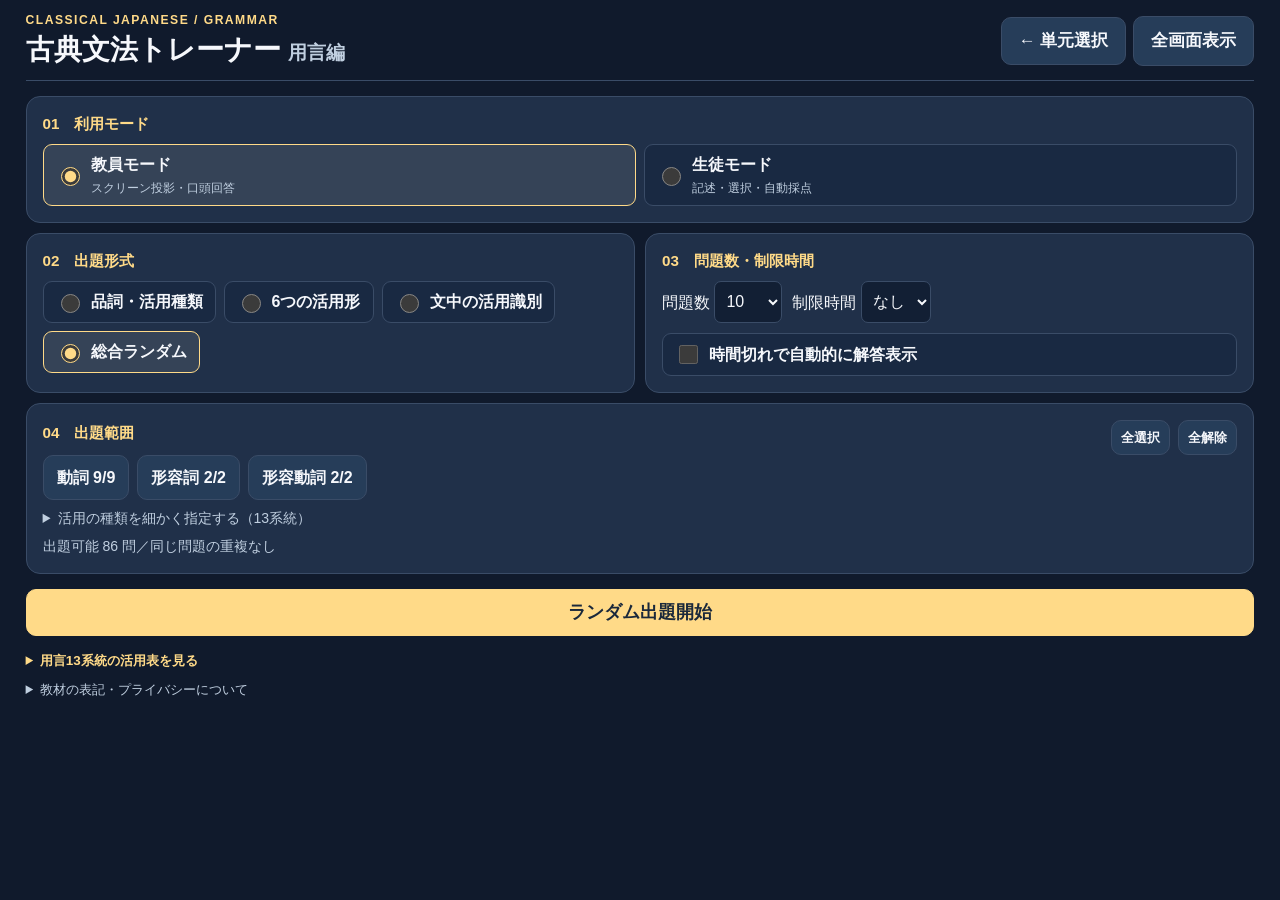
<file: yougen.html>
<!doctype html><html lang="ja"><head><meta charset="utf-8"><meta http-equiv="Content-Security-Policy" content="default-src 'none'; style-src 'sha256-SZdGDBqz90/rV8MfHyGjbx6Vh4iIg8lSezNn4z2a6vU='; script-src 'self' 'sha256-GuiHw08XnyS53KBoecKZU3oiyJzedUurSJQXA1x/Ovg='; connect-src 'none'; img-src 'none'; font-src 'none'; object-src 'none'; frame-src 'none'; worker-src 'none'; form-action 'none'; base-uri 'none'"><meta name="viewport" content="width=device-width,initial-scale=1,viewport-fit=cover"><meta name="referrer" content="no-referrer"><meta name="robots" content="noindex,nofollow,noarchive"><title>古典文法トレーナー｜用言編 Ver.3.0</title><style>:root{color-scheme:dark;--bg:#101a2c;--panel:#203049;--line:#3a4c67;--ink:#f6f8fc;--muted:#c0cfe0;--gold:#ffda88;--mint:#75ead2;--bad:#ffafaa}
*{box-sizing:border-box}html{scroll-padding-bottom:110px}body{background:var(--bg);color:var(--ink);font-family:-apple-system,BlinkMacSystemFont,'Hiragino Sans','Yu Gothic',Meiryo,sans-serif;margin:0;line-height:1.45;font-size:16px}button,input,select{font:inherit}button{border-radius:10px;min-height:44px;padding:10px 13px;background:#263d59;border:1px solid var(--line);color:var(--ink);font-weight:750;cursor:pointer;touch-action:manipulation}button.primary{background:var(--gold);color:#1a283b;border-color:var(--gold)}button.green{background:var(--mint);color:#0c3036;border-color:var(--mint)}button:disabled{opacity:.5;cursor:not-allowed}a{color:#acd6ff}button:focus-visible,input:focus-visible,select:focus-visible{outline:3px solid var(--gold);outline-offset:2px}
main{max-width:1240px;width:96%;margin:0 auto;padding:12px 0 max(18px,env(safe-area-inset-bottom))}header{display:flex;justify-content:space-between;align-items:center;gap:12px;border-bottom:1px solid var(--line);padding-bottom:10px}.brand small{display:block;color:var(--gold);font-weight:800;font-size:.76rem;letter-spacing:.12em}.brand h1{font-size:clamp(20px,2.2vw,30px);margin:0}.brand h1 span{font-size:.66em;color:var(--muted)}.head-actions{display:flex;gap:7px;align-items:center}.head-actions a{text-decoration:none;color:var(--muted);font-size:.85rem;padding:8px}.head-actions button{min-height:38px;font-size:.82rem;padding:6px 10px}h2,h3,p{margin:0}.eyebrow{font-size:.81rem;color:var(--gold);font-weight:850;letter-spacing:.1em}.section-head{font-weight:800;color:var(--gold);margin-bottom:9px;font-size:.95rem}.muted,.hint,small{color:var(--muted)}.panel{background:var(--panel);border:1px solid var(--line);padding:16px;border-radius:14px}.settings{display:grid;grid-template-columns:1fr 1fr;gap:10px;margin:15px 0}.full{grid-column:1/-1}.option-row{display:flex;flex-wrap:wrap;gap:8px}.opt{display:flex;gap:8px;align-items:center;min-height:42px;padding:8px 12px;border-radius:9px;border:1px solid var(--line);background:#192942;cursor:pointer;font-weight:720}.opt:has(input:checked){border-color:var(--gold);background:#354357}.opt input{accent-color:var(--gold);width:19px;height:19px;flex:none}.opt small{display:block;font-weight:450;font-size:.78rem;margin-top:2px}.role{flex:1;min-width:180px}.inline-form{display:flex;align-items:center;gap:10px;flex-wrap:wrap}.inline-form select,select.cell-select{background:#121f34;color:var(--ink);border:1px solid var(--line);border-radius:7px;min-height:42px;padding:7px;max-width:100%}#studentControls{border-top:1px solid var(--line);padding-top:10px;margin-top:10px}#studentControls>.option-row{margin:6px 0}.subtype-wrap{margin-top:8px}.subtype-wrap summary{color:var(--muted);font-size:.88rem;cursor:pointer}.subtypes{display:flex;gap:6px;flex-wrap:wrap;margin-top:8px}.subtypes .opt{padding:5px 9px;min-height:35px;font-size:.83rem}.toolbar{display:flex;gap:8px;align-items:center;flex-wrap:wrap;justify-content:space-between}.toolbar button{min-height:35px;padding:4px 9px;font-size:.82rem}.notice{font-size:.88rem;color:var(--muted);margin-top:8px}.startrow{display:flex;gap:8px}.startrow .primary{flex:1;font-size:1.1rem}.error{color:var(--bad);font-weight:700;margin-top:7px}.rules{font-size:.84rem;color:var(--muted);margin-top:9px}.rules summary{cursor:pointer}.rules p{margin-top:5px}.hidden{display:none!important}
#quiz{display:flex;flex-direction:column;min-height:calc(100dvh - 115px);gap:10px}#status{display:flex;justify-content:space-between;align-items:center;gap:8px;margin-top:7px;font-weight:750;font-size:.9rem}#state{color:var(--gold)}.answer #state{color:var(--mint)}#clock{font-variant-numeric:tabular-nums}.danger{color:var(--bad)!important}.progress{height:6px;background:#30445e;border-radius:10px;overflow:hidden;flex:none}.progress i{display:block;height:100%;background:var(--gold);transition:width .2s}#question{display:flex;flex-direction:column;flex:1;gap:10px}.hero{display:flex;flex-direction:column;justify-content:center;align-items:center;text-align:center;flex:1;min-height:125px;padding:12px 0;gap:6px}.hero .head{font-size:clamp(44px,min(11vw,13vh),122px);font-weight:850;line-height:1.2;overflow-wrap:anywhere}.hero .sentence{font-size:clamp(27px,min(5vw,7vh),62px);font-weight:850;line-height:1.5;overflow-wrap:anywhere}.hero mark{background:none;color:var(--gold);text-decoration:underline;text-underline-offset:.12em}.answer .hero mark{color:var(--mint)}.hero .sub{font-size:clamp(14px,2.5vh,25px);color:var(--muted)}.answers{display:grid;grid-template-columns:1fr 1fr;gap:9px;flex:none}.box{background:var(--panel);border:1px solid var(--line);padding:clamp(12px,2vh,22px);border-radius:12px;min-width:0}.box-label{color:var(--gold);font-weight:850;margin-bottom:8px;font-size:clamp(16px,2.3vh,22px)}.answer .box-label{color:var(--mint)}.box-value{font-size:clamp(21px,3vw,38px);font-weight:750;line-height:1.35;overflow-wrap:anywhere}.wide{grid-column:1/-1}.form-grid{display:grid;grid-template-columns:repeat(6,minmax(0,1fr));gap:6px}.form-cell{background:#14243c;border:1px solid var(--line);border-radius:9px;min-width:0;min-height:74px;display:flex;flex-direction:column;justify-content:center;align-items:center;gap:5px;padding:7px 4px;text-align:center}.form-cell .label{color:var(--muted);font-size:clamp(13px,1.8vw,19px)}.form-cell .value{font-size:clamp(17px,2.2vw,30px);line-height:1.35;white-space:pre-line;overflow-wrap:anywhere;font-weight:800}.answer .form-cell .value{color:var(--mint)}.detail{color:var(--muted);font-size:clamp(13px,1.7vw,18px)}.feedback{border:1px solid var(--line);background:#15283c;border-radius:10px;padding:10px;font-size:.94rem;font-weight:800}.feedback.right{color:var(--mint)}.feedback.wrong{color:var(--bad)}.answer-grid{display:grid;grid-template-columns:1fr 1fr;gap:10px}.answer-grid .box.wide{grid-column:1/-1}.radio-options{display:grid;grid-template-columns:repeat(2,minmax(0,1fr));gap:7px}.radio-options button{text-align:center;min-width:0;overflow-wrap:anywhere}.radio-options button.picked{background:#485a78;border-color:var(--gold)}.radio-options button.right{border-color:var(--mint);color:var(--mint)}.radio-options button.wrong{border-color:var(--bad);color:var(--bad)}.input{width:100%;min-width:0;border:1px solid var(--line);background:#101e32;color:var(--ink);border-radius:7px;min-height:44px;padding:10px 7px;text-align:center;font-size:16px}.input.good{border-color:var(--mint)}.input.bad{border-color:var(--bad)}.input:disabled{opacity:1;-webkit-text-fill-color:var(--ink)}.field-answer{font-weight:800;font-size:.87rem;margin-top:5px;color:var(--mint);white-space:pre-line;overflow-wrap:anywhere}.form-grid.inputs{grid-template-columns:repeat(6,minmax(0,1fr))}.form-grid.inputs .form-cell{padding:6px}.form-grid.inputs .input,.form-grid.inputs select{width:100%;min-width:0;height:45px;font-size:clamp(15px,2vw,21px)}.form-grid.inputs .field-answer{font-size:.82rem}.note{color:var(--muted);font-size:clamp(14px,1.7vw,18px);background:#14243c;border-radius:9px;padding:10px}.controls{position:sticky;bottom:0;z-index:4;display:flex;gap:8px;background:var(--bg);padding:7px 0 max(7px,env(safe-area-inset-bottom));margin-top:auto}.controls button{flex:1;font-size:clamp(17px,2vw,23px);min-width:0}.controls button.minor{flex:.7}.keyboard-hint{text-align:center;font-size:.78rem;color:var(--muted)}.result{margin:20px auto;max-width:780px;text-align:center}.score{font-size:clamp(54px,9vw,90px);font-weight:850;color:var(--mint)}.stat-grid{display:grid;grid-template-columns:repeat(3,1fr);gap:8px;margin:14px 0}.stat-grid .box{padding:14px 5px}.stat-grid strong{display:block;font-size:2rem}.result .review{text-align:left;margin:12px 0}.result .review p{margin-top:7px}#reference{margin-top:15px}#reference summary{cursor:pointer;color:var(--gold);font-weight:800}#reference .reference-cards{display:grid;grid-template-columns:repeat(3,minmax(0,1fr));gap:6px;margin-top:10px}.ref-item{background:#172840;border:1px solid var(--line);padding:10px;border-radius:9px}.ref-item b{color:var(--gold)}.ref-item p{color:var(--muted);font-size:.85rem;margin-top:5px;line-height:1.45}
@media(max-width:750px){main{width:94%}header{gap:5px}.brand h1{font-size:20px}.head-actions a{font-size:.75rem}.head-actions button{font-size:.8rem;min-height:36px}.settings{grid-template-columns:1fr}.full{grid-column:auto}.panel{padding:12px}.hero{min-height:110px;flex:none}.hero .head{font-size:clamp(44px,12vw,74px)}.answers{grid-template-columns:1fr}.form-grid,.form-grid.inputs{grid-template-columns:repeat(3,minmax(0,1fr))}.answer-grid{grid-template-columns:1fr}.answer-grid .box.wide{grid-column:auto}.form-cell{min-height:68px}.form-grid.inputs .form-cell{min-height:70px}.form-grid.inputs .input,.form-grid.inputs select{height:43px}.form-cell .value{font-size:17px}.controls button{font-size:16px;padding:10px 7px}#reference .reference-cards{grid-template-columns:1fr}#quiz{min-height:calc(100dvh - 130px)}.hero .sentence{font-size:clamp(25px,7vw,41px)}.box-value{font-size:24px}}
@media(max-width:380px){.brand h1{font-size:17px}.head-actions a{display:none}.opt{padding:8px;font-size:.9rem}.radio-options button{font-size:.92rem;padding:8px}.form-grid.inputs .form-cell{padding:5px 2px}.form-grid.inputs .field-answer{font-size:.75rem}}
@media(max-height:720px) and (min-width:751px){main{padding-top:8px}header{padding-bottom:5px}#quiz{min-height:calc(100dvh - 77px);gap:6px}.hero{min-height:65px;padding:4px}.form-cell{min-height:60px}.box{padding:10px}.controls{padding-top:2px}.controls button{min-height:40px}.status{margin-top:2px}}
@media(prefers-reduced-motion:reduce){.progress i{transition:none}}

.opt-separated{margin-top:10px}
@media(max-width:750px){#question{justify-content:space-evenly}}
/* Mobile exercise: preserve large tap targets while keeping three identification fields visible. */
@media(max-width:750px){#quiz{gap:5px}#question{gap:6px}.hero{min-height:72px;padding:4px 0;gap:2px}.hero .sub{font-size:14px;line-height:1.35}.answer-grid{gap:7px}.answer-grid .box{padding:9px 12px}.answer-grid .box-label{font-size:16px;margin-bottom:5px}.radio-options{gap:5px}.radio-options button{min-height:42px;padding:5px 3px;font-size:14px;line-height:1.2}.controls{padding-top:4px}.keyboard-hint{font-size:.72rem}}
@media(max-width:750px){.brand h1{font-size:clamp(17px,4.5vw,20px)}.brand h1 span{display:none}.head-actions a,.head-actions button{white-space:nowrap}#fullscreen{display:none}}
@media(min-width:751px) and (max-height:760px){main{padding:5px 0}header{padding-bottom:5px}#quiz{gap:5px}#question{gap:6px}.hero{min-height:75px;padding:5px 0}.form-cell{min-height:62px}.box{padding:10px}.controls{padding:3px 0}.controls button{min-height:42px;padding:7px}.keyboard-hint{font-size:.72rem}}

/* Shared navigation button styling with the auxiliary-verb trainer. */
.head-actions .unit-link{display:inline-flex;align-items:center;justify-content:center;min-height:46px;padding:.7em 1em;border:1px solid var(--line);border-radius:10px;background:#263d59;color:var(--ink);font-size:17px;font-weight:700;text-decoration:none;line-height:1.3;white-space:nowrap}
.head-actions .unit-link:hover{filter:brightness(1.18)}
.head-actions .unit-link:focus-visible{outline:3px solid var(--gold);outline-offset:3px}
.head-actions #fullscreen{min-height:46px;padding:.7em 1em;font-size:17px;font-weight:700}
@media(max-width:750px){.head-actions .unit-link{font-size:.85rem}}
@media(max-width:520px){header{flex-wrap:wrap}.head-actions{margin-left:auto}}
</style></head>
<body><main><header><div class="brand"><small>CLASSICAL JAPANESE / GRAMMAR</small><h1>古典文法トレーナー <span>用言編</span></h1></div><div class="head-actions"><a class="unit-link" href="./index.html?v=choice2" aria-label="単元選択画面に戻る">← 単元選択</a><button id="back" class="hidden">設定に戻る</button><button id="fullscreen">全画面表示</button></div></header>
<section id="setup">
<div class="settings">
<div class="panel full"><div class="section-head">01　利用モード</div><div class="option-row"><label class="opt role"><input name="role" type="radio" value="teacher" checked><span>教員モード<small>スクリーン投影・口頭回答</small></span></label><label class="opt role"><input name="role" type="radio" value="student"><span>生徒モード<small>記述・選択・自動採点</small></span></label></div><div id="studentControls" class="hidden"><div class="section-head">解答方式</div><div class="option-row"><label class="opt"><input name="style" type="radio" value="recall" checked>記述式（推奨）</label><label class="opt"><input name="style" type="radio" value="choice">選択式</label></div><div class="option-row"><label class="opt"><input id="persist" type="checkbox">履歴を端末に保存</label><label class="opt"><input id="weak" type="checkbox" disabled>苦手問題を優先</label></div><div class="toolbar"><p id="historyStatus" class="notice"></p><button id="resetHistory" type="button">履歴を消去</button></div></div></div>
<div class="panel"><div class="section-head">02　出題形式</div><div class="option-row"><label class="opt"><input name="mode" type="radio" value="type">品詞・活用種類</label><label class="opt"><input name="mode" type="radio" value="forms">6つの活用形</label><label class="opt"><input name="mode" type="radio" value="identify">文中の活用識別</label><label class="opt"><input name="mode" type="radio" value="mixed" checked>総合ランダム</label></div></div>
<div class="panel"><div class="section-head">03　問題数・制限時間</div><div class="inline-form"><label>問題数 <select id="count"><option>5</option><option selected>10</option><option>15</option><option>20</option><option>30</option><option value="all">全問</option></select></label><label>制限時間 <select id="time"><option value="0" selected>なし</option><option value="5">5秒</option><option value="10">10秒</option><option value="15">15秒</option><option value="30">30秒</option><option value="60">60秒</option></select></label></div><label class="opt opt-separated"><input type="checkbox" id="auto">時間切れで自動的に解答表示</label></div>
<div class="panel full"><div class="toolbar"><div class="section-head">04　出題範囲</div><div class="option-row"><button id="allGroups" type="button">全選択</button><button id="noneGroups" type="button">全解除</button></div></div><div class="option-row"><button id="cat-verb" type="button">動詞</button><button id="cat-adj" type="button">形容詞</button><button id="cat-adjv" type="button">形容動詞</button></div><details class="subtype-wrap"><summary>活用の種類を細かく指定する（13系統）</summary><div id="subtypes" class="subtypes"></div></details><p class="notice" id="available" aria-live="polite"></p></div>
</div><div class="startrow"><button id="start" class="primary">ランダム出題開始</button></div><p class="error" id="warning" role="alert"></p>
<details id="reference" class="rules"><summary>用言13系統の活用表を見る</summary><div id="referenceItems" class="reference-cards"></div></details>
<details class="rules"><summary>教材の表記・プライバシーについて</summary><p>「○」は活用形のない欄です。形容詞では本活用とカリ活用（補助活用）を「/」で併記します。括弧付きの未然形は教材により扱いが異なります。例文は練習用の作例です。氏名・学籍番号を入力する必要はありません。学習履歴は初期状態でOFFで、ONにした場合だけ正誤回数をこの端末内に保存します。外部通信・外部スクリプト・外部フォントは使いません。GitHub Pagesの配信事業者側ではアクセスログが記録される場合があります。正式な成績評価には利用せず、自己学習用として使用してください。</p></details>
</section>
<section id="quiz" class="hidden" aria-live="polite"><div id="status"><span id="state">QUESTION</span><span id="where"></span><span id="clock"></span></div><div class="progress"><i id="bar"></i></div><div id="question"></div><div id="controls" class="controls"></div><p id="keyboardHint" class="keyboard-hint"></p></section>
<section id="result" class="result hidden"></section>
</main><script src="./score-core.js?v=1"></script><script>'use strict';
// 自作の例語・例文。活用表は高校学校文法の標準的な分類に従う。
// 順序: 未然・連用・終止・連体・已然・命令
const GROUPS={
 'v4':{title:'四段活用',category:'verb'},'v1u':{title:'上一段活用',category:'verb'},
 'v2u':{title:'上二段活用',category:'verb'},'v1l':{title:'下一段活用',category:'verb'},
 'v2l':{title:'下二段活用',category:'verb'},'vk':{title:'カ行変格活用',category:'verb'},
 'vs':{title:'サ行変格活用',category:'verb'},'vn':{title:'ナ行変格活用',category:'verb'},
 'vr':{title:'ラ行変格活用',category:'verb'},'ak':{title:'ク活用',category:'adj'},
 'as':{title:'シク活用',category:'adj'},'dn':{title:'ナリ活用',category:'adjv'},
 'dt':{title:'タリ活用',category:'adjv'}
};
const CATEGORIES={verb:'動詞',adj:'形容詞',adjv:'形容動詞'};
const FORMS=['未然形','連用形','終止形','連体形','已然形','命令形'];
// term, group, forms, note
const WORD_ROWS=[
 ['書く','v4','書か|書き|書く|書く|書け|書け','「書かず」のア段から四段活用と判断できる。'],
 ['読む','v4','読ま|読み|読む|読む|読め|読め','「読まず」のア段。終止形と連体形は同じ。'],
 ['思ふ','v4','思は|思ひ|思ふ|思ふ|思へ|思へ','ハ行四段活用。歴史的仮名遣いを保つ。'],
 ['咲く','v4','咲か|咲き|咲く|咲く|咲け|咲け','「咲かぬ」「咲きけり」の接続で確かめる。'],
 ['行く','v4','行か|行き|行く|行く|行け|行け','カ行四段活用の基本例。'],
 ['立つ','v4','立た|立ち|立つ|立つ|立て|立て','タ行四段活用。'],
 ['聞く','v4','聞か|聞き|聞く|聞く|聞け|聞け','カ行四段活用。'],
 ['取る','v4','取ら|取り|取る|取る|取れ|取れ','ラ行四段活用。「あり」とは異なる。'],
 ['呼ぶ','v4','呼ば|呼び|呼ぶ|呼ぶ|呼べ|呼べ','バ行四段活用。'],
 ['見（み）る','v1u','見|見|見る|見る|見れ|見よ','マ行上一段活用。語幹は「見」。'],
 ['着（き）る','v1u','着|着|着る|着る|着れ|着よ','カ行上一段活用。'],
 ['似（に）る','v1u','似|似|似る|似る|似れ|似よ','ナ行上一段活用。'],
 ['居（ゐ）る','v1u','居|居|居る|居る|居れ|居よ','ワ行上一段活用。現代語の「いる」と混同しない。'],
 ['起く','v2u','起き|起き|起く|起くる|起くれ|起きよ','カ行上二段活用。「起きず」となる。'],
 ['落つ','v2u','落ち|落ち|落つ|落つる|落つれ|落ちよ','タ行上二段活用。'],
 ['過ぐ','v2u','過ぎ|過ぎ|過ぐ|過ぐる|過ぐれ|過ぎよ','ガ行上二段活用。'],
 ['恨む','v2u','恨み|恨み|恨む|恨むる|恨むれ|恨みよ','マ行上二段活用。四段の「読む」と比較する。'],
 ['老ゆ','v2u','老い|老い|老ゆ|老ゆる|老ゆれ|老いよ','ヤ行上二段活用。'],
 ['蹴る','v1l','蹴|蹴|蹴る|蹴る|蹴れ|蹴よ','古語の下一段活用の代表例は「蹴る」。'],
 ['受く','v2l','受け|受け|受く|受くる|受くれ|受けよ','カ行下二段活用。'],
 ['捨つ','v2l','捨て|捨て|捨つ|捨つる|捨つれ|捨てよ','タ行下二段活用。'],
 ['消ゆ','v2l','消え|消え|消ゆ|消ゆる|消ゆれ|消えよ','ヤ行下二段活用。'],
 ['見ゆ','v2l','見え|見え|見ゆ|見ゆる|見ゆれ|見えよ','ヤ行下二段活用。上一段の「見る」と区別。'],
 ['流る','v2l','流れ|流れ|流る|流るる|流るれ|流れよ','ラ行下二段活用。'],
 ['出づ','v2l','出で|出で|出づ|出づる|出づれ|出でよ','ダ行下二段活用。'],
 ['来（く）','vk','こ|き|く|くる|くれ|こ','カ変。命令形「こ」。'],
 ['す','vs','せ|し|す|する|すれ|せよ','サ変の代表例。'],
 ['おはす','vs','おはせ|おはし|おはす|おはする|おはすれ|おはせよ','サ変。尊敬を表す動詞としても学習する。'],
 ['死ぬ','vn','死な|死に|死ぬ|死ぬる|死ぬれ|死ね','ナ変の代表例。'],
 ['往（い）ぬ','vn','往な|往に|往ぬ|往ぬる|往ぬれ|往ね','ナ変。「去ぬ」とも書く。'],
 ['あり','vr','あら|あり|あり|ある|あれ|あれ','ラ変。終止形が「り」、連体形が「る」。'],
 ['をり','vr','をら|をり|をり|をる|をれ|をれ','ラ変。歴史的仮名遣いに注意。'],
 ['はべり','vr','はべら|はべり|はべり|はべる|はべれ|はべれ','ラ変。丁寧語としての用法がある。'],
 ['いまそかり','vr','いまそから|いまそかり|いまそかり|いまそかる|いまそかれ|いまそかれ','ラ変。尊敬を表す語。'],
 ['高し','ak','（高く）/高から|高く/高かり|高し|高き/高かる|高けれ|○','ク活用。本活用とカリ活用（補助活用）を併記。'],
 ['近し','ak','（近く）/近から|近く/近かり|近し|近き/近かる|近けれ|○','ク活用。「近く」「近き」が本活用。'],
 ['なし','ak','（なく）/なから|なく/なかり|なし|なき/なかる|なけれ|○','ク活用。'],
 ['美し','as','（美しく）/美しから|美しく/美しかり|美し|美しき/美しかる|美しけれ|○','シク活用。「美し」は古語で愛らしいという意味もある。'],
 ['悲し','as','（悲しく）/悲しから|悲しく/悲しかり|悲し|悲しき/悲しかる|悲しけれ|○','シク活用。'],
 ['をかし','as','（をかしく）/をかしから|をかしく/をかしかり|をかし|をかしき/をかしかる|をかしけれ|○','シク活用。'],
 ['静かなり','dn','静かなら|静かなり/静かに|静かなり|静かなる|静かなれ|静かなれ','ナリ活用。「に」は連用形。'],
 ['あはれなり','dn','あはれなら|あはれなり/あはれに|あはれなり|あはれなる|あはれなれ|あはれなれ','ナリ活用。'],
 ['清らなり','dn','清らなら|清らなり/清らに|清らなり|清らなる|清らなれ|清らなれ','ナリ活用。'],
 ['堂々たり','dt','堂々たら|堂々たり/堂々と|堂々たり|堂々たる|堂々たれ|堂々たれ','タリ活用。「と」は連用形。'],
 ['悠然たり','dt','悠然たら|悠然たり/悠然と|悠然たり|悠然たる|悠然たれ|悠然たれ','タリ活用。']
];
const WORDS=WORD_ROWS.map(([term,group,forms,note],i)=>({id:'yg'+String(i+1).padStart(3,'0'),term,group,forms:forms.split('|'),note,type:GROUPS[group].title,pos:CATEGORIES[GROUPS[group].category]}));
// 傍線部の活用形が一意に定まるよう、前後文脈を記載した作例。
// row: base term, before, highlighted, after, conjugation form, note
const SAMPLE_ROWS=[
 ['書く','手紙を','書か','ず。','未然形','打消「ず」は未然形に接続する。'],
 ['書く','日記を','書き','けり。','連用形','過去「けり」は連用形に接続する。'],
 ['書く','早く文を','書け','。','命令形','命令の文末である。'],
 ['読む','本を','読ま','む。','未然形','「む」の接続は未然形。'],
 ['読む','本を','読み','たり。','連用形','「たり」は連用形接続。'],
 ['思ふ','友を','思ふ','心。','連体形','後ろの「心」を修飾する。'],
 ['咲く','花','咲け','ども、寒し。','已然形','接続助詞「ども」は已然形に付く。'],
 ['咲く','花','咲く','。','終止形','文末で言い切る形。'],
 ['立つ','すぐに','立て','。','命令形','命令の文末である。'],
 ['見（み）る','月を','見','ず。','未然形','上一段「見る」の未然形「見」。'],
 ['見（み）る','月を','見る','。','終止形','上一段「見る」の終止形。'],
 ['着（き）る','衣を','着','ず。','未然形','上一段「着る」の未然形。'],
 ['起く','朝早く','起き','けり。','連用形','上二段「起く」の連用形。'],
 ['起く','朝早く','起くる','人。','連体形','上二段「起く」の連体形。'],
 ['落つ','葉の','落つる','音。','連体形','上二段「落つ」の連体形。'],
 ['蹴る','球を','蹴','ず。','未然形','下一段「蹴る」の未然形。'],
 ['受く','教へを','受け','て帰る。','連用形','下二段「受く」の連用形。'],
 ['捨つ','古き紙を','捨つる','人。','連体形','下二段「捨つ」の連体形。'],
 ['消ゆ','火の','消ゆれ','ば、暗し。','已然形','已然形＋「ば」。'],
 ['見ゆ','遠くに山','見ゆ','。','終止形','下二段「見ゆ」の終止形。'],
 ['出づ','門より人','出で','けり。','連用形','下二段「出づ」の連用形。'],
 ['来（く）','友、明日','こ','ず。','未然形','カ変「来（く）」の未然形。'],
 ['来（く）','友、ここに','き','けり。','連用形','カ変「来（く）」の連用形。'],
 ['す','事を','せ','ず。','未然形','サ変「す」の未然形。'],
 ['す','練習を','し','けり。','連用形','サ変「す」の連用形。'],
 ['死ぬ','人はいつか','死ぬ','。','終止形','ナ変「死ぬ」の終止形。'],
 ['往（い）ぬ','人、すでに','往に','けり。','連用形','ナ変「往ぬ」の連用形。'],
 ['あり','ここに花','あり','。','終止形','ラ変「あり」の終止形。'],
 ['あり','ここに','ある','人。','連体形','ラ変「あり」の連体形。'],
 ['をり','木陰に','をる','人。','連体形','ラ変「をり」の連体形。'],
 ['高し','山','高き','を見上ぐ。','連体形','ク活用「高し」の連体形。'],
 ['高し','山','高けれ','ど、登る。','已然形','ク活用「高し」の已然形。'],
 ['近し','道','近く','なりぬ。','連用形','ク活用「近し」の連用形。'],
 ['美し','花','美しき','庭。','連体形','シク活用「美し」の連体形。'],
 ['悲し','別れ','悲しく','思ふ。','連用形','シク活用「悲し」の連用形。'],
 ['をかし','景色、いと','をかし','。','終止形','シク活用「をかし」の終止形。'],
 ['静かなり','庭、いと','静かなり','。','終止形','ナリ活用の終止形。'],
 ['静かなり','夜の','静かなる','こと。','連体形','ナリ活用の連体形。'],
 ['あはれなり','声、いと','あはれなり','。','終止形','ナリ活用の終止形。'],
 ['堂々たり','人、','堂々たり','。','終止形','タリ活用の終止形。'],
 ['堂々たり','彼の','堂々たる','姿。','連体形','タリ活用の連体形。'],
 ['悠然たり','人、','悠然として','歩む。','連用形','「悠然と」＋「して」の形で連用修飾。「悠然として」は活用形を複合した表現。']
];
// 最後の「悠然として」は「たり」の形の設問には不適切なので除外する。
SAMPLE_ROWS.pop();
const SAMPLES=SAMPLE_ROWS.map(([term,before,focus,after,form,note],i)=>{const word=WORDS.find(w=>w.term===term);if(!word)throw Error('Unknown base: '+term);return {id:'ex'+String(i+1).padStart(3,'0'),word,before,focus,after,form,note}});

const $=id=>document.getElementById(id);
const esc=s=>String(s??'').replace(/[&<>"']/g,c=>({'&':'&amp;','<':'&lt;','>':'&gt;','"':'&quot;',"'":'&#39;'}[c]));
const rand=a=>{a=[...a];for(let i=a.length-1;i>0;i--){const j=Math.floor(Math.random()*(i+1));[a[i],a[j]]=[a[j],a[i]]}return a};
const GROUP_KEYS=Object.keys(GROUPS);
const VALID_HISTORY=new Set([...WORDS.flatMap(w=>['type','forms'].map(k=>k+':'+w.id)),...SAMPLES.map(e=>'identify:'+e.id)]);
const HISTORY_KEY='kobun-yougen-history-v30';
const M={type:'基本形・活用の種類',forms:'6つの活用形',identify:'文中の活用識別',mixed:'総合ランダム'};
let queue=[],index=0,historyOn=false,marks=[],revealed=false,selectedAnswers={},currentFields=[],screen='setup',role='teacher',style='recall',deadline=0,timerId=null,seconds=0,autoReveal=false,sessionWrong=[],isRetry=false,studentGrade='';
const MODE_SELECT=()=>document.querySelector('[name="mode"]:checked')?.value||'mixed';
const ROLE_SELECT=()=>document.querySelector('[name="role"]:checked')?.value||'teacher';
const STYLE_SELECT=()=>document.querySelector('[name="style"]:checked')?.value||'recall';
const selectedGroups=()=>[...document.querySelectorAll('[data-group]:checked')].map(x=>x.dataset.group);
const pools=()=>{const g=new Set(selectedGroups());const words=WORDS.filter(w=>g.has(w.group)),ex=SAMPLES.filter(s=>g.has(s.word.group)),m=MODE_SELECT();if(m==='identify')return ex.map(s=>({kind:'identify',id:s.id,word:s.word,sample:s}));if(m==='forms'||m==='type')return words.map(w=>({kind:m,id:w.id,word:w}));return [...words.map(w=>({kind:Math.random()<.5?'type':'forms',id:w.id,word:w})),...ex.map(s=>({kind:'identify',id:s.id,word:s.word,sample:s}))]};
function renderSubtypes(){ $('subtypes').innerHTML=GROUP_KEYS.map(k=>`<label class="opt"><input type="checkbox" data-group="${k}" checked>${esc(GROUPS[k].title)}</label>`).join('') }
function categoryToggle(key,check){document.querySelectorAll('[data-group]').forEach(x=>{if(GROUPS[x.dataset.group].category===key)x.checked=check});updateSetup()}
function updateSetup(){const n=pools().length,c=$('count');for(const option of c.options)option.disabled=option.value!=='all'&&Number(option.value)>n;if(c.selectedOptions[0]?.disabled)c.value='all';$('available').textContent=`出題可能 ${n} 問／同じ問題の重複なし`; $('start').disabled=n===0; $('warning').textContent=n?'':'出題範囲を選択してください。';const student=ROLE_SELECT()==='student';$('studentControls').classList.toggle('hidden',!student);$('weak').disabled=!$('persist').checked;if($('weak').disabled)$('weak').checked=false;$('auto').disabled=$('time').value==='0';showHistory();for(const cat of Object.keys(CATEGORIES)){const inputs=[...document.querySelectorAll('[data-group]')].filter(x=>GROUPS[x.dataset.group].category===cat);const b=$('cat-'+cat);b.setAttribute('aria-pressed',inputs.length&&inputs.every(x=>x.checked)?'true':'false');b.textContent=`${CATEGORIES[cat]} ${inputs.filter(x=>x.checked).length}/${inputs.length}`}}
function cleanHistory(obj){const safe=Object.create(null);if(!obj||Array.isArray(obj)||typeof obj!=='object')return safe;const valid=n=>Number.isSafeInteger(n)&&n>=0&&n<=1e6;for(const k of VALID_HISTORY){const v=obj[k];if(!v||Array.isArray(v)||typeof v!=='object')continue;const viewed=v.viewed??0;if(!valid(v.right)||!valid(v.wrong)||!valid(viewed)||!['right','wrong','viewed'].includes(v.last)||!(v.last==='viewed'?viewed:v[v.last]))continue;safe[k]={right:v.right,wrong:v.wrong,viewed,last:v.last}}return safe}
function readHistory(){try{const s=localStorage.getItem(HISTORY_KEY);return !s||s.length>60000?Object.create(null):cleanHistory(JSON.parse(s))}catch{return Object.create(null)}}
function showHistory(){const txt=$('historyStatus');if(!$('persist').checked){txt.textContent='履歴保存OFF（初期設定）。他の生徒と端末を共有する場合に推奨。';return}try{localStorage.setItem(HISTORY_KEY+'-test','1');localStorage.removeItem(HISTORY_KEY+'-test')}catch{txt.textContent='このブラウザは履歴保存に対応していません。出題は利用できます。';return}const values=Object.values(readHistory()),r=values.reduce((a,v)=>a+v.right,0),w=values.reduce((a,v)=>a+v.wrong,0),v=values.reduce((a,x)=>a+x.viewed,0);txt.textContent=`この端末の自力回答 ${r+w} 回／解答確認 ${v} 回／復習対象 ${values.filter(x=>['wrong','viewed'].includes(x.last)).length} 種類`}
function saveHistory(q,mark){if(!historyOn||!['right','wrong','viewed'].includes(mark))return;const key=q.kind+':'+q.id;if(!VALID_HISTORY.has(key))return;try{const h=readHistory(),v=h[key]||{right:0,wrong:0,viewed:0,last:''};v[mark]=Math.min(1e6,v[mark]+1);v.last=mark;h[key]=v;localStorage.setItem(HISTORY_KEY,JSON.stringify(h))}catch{$('historyStatus').textContent='履歴保存は失敗しました。出題には影響しません。'}}
function show(s){screen=s;for(const id of ['setup','quiz','result'])$(id).classList.toggle('hidden',id!==s);$('back').classList.toggle('hidden',s==='setup');window.scrollTo(0,0)}
function start(q,retry=false){if(!q.length)return;stopTimer();queue=rand(q);if(!retry&&ROLE_SELECT()==='student'&&$('weak').checked){const h=readHistory();queue.sort((a,b)=>Number(['wrong','viewed'].includes(h[b.kind+':'+b.id]?.last))-Number(['wrong','viewed'].includes(h[a.kind+':'+a.id]?.last)))}index=0;marks=[];sessionWrong=[];isRetry=retry;if(!retry){role=ROLE_SELECT();style=STYLE_SELECT();historyOn=role==='student'&&$('persist').checked;seconds=Number($('time').value);autoReveal=$('auto').checked}show('quiz');showQ()}
function stopTimer(){if(timerId){clearInterval(timerId);timerId=null}}
function tick(){const t=Math.max(0,Math.ceil((deadline-Date.now())/1000));$('clock').textContent=t?`残り ${t} 秒`:'時間切れ';$('clock').classList.toggle('danger',t===0);if(!t){stopTimer();if(autoReveal){role==='student'?viewStudentAnswer():reveal()}}}
function resetTimer(){stopTimer();$('clock').classList.remove('danger');if(!seconds){$('clock').textContent='制限なし';return}deadline=Date.now()+seconds*1000;tick();timerId=setInterval(tick,250)}
function norm(s){return String(s??'').normalize('NFKC').replace(/[ 　\s]/g,'').trim()}
function plainBase(s){return norm(s).replace(/[（(][^）)]*[）)]/g,'')}
const typeAlias=s=>norm(s).replace('活用','').replace('行変格','変').replace('カ行変格','カ変').replace('サ行変格','サ変').replace('ナ行変格','ナ変').replace('ラ行変格','ラ変');
function correctForm(input,expected){const normalizeUnit=s=>{const v=norm(s).replace(/[（()）]/g,'');return /^(○|◯|〇|0|×|ー|－|なし|無|活用なし|なし|－)$/.test(v)?'○':v};const got=norm(input).split(/[・、,，／/;；]+/).map(normalizeUnit).filter(Boolean);if(!got.length)return false;const required=[],optional=[];expected.split('/').forEach(x=>{const value=normalizeUnit(x);if(x.startsWith('（')||x.startsWith('('))optional.push(value);else required.push(value)});const allow=new Set([...required,...optional]);return got.every(x=>allow.has(x))&&required.every(x=>got.includes(x))}
function isCorrect(field,answer){if(field.kind==='forms'){return field.right.every((expected,i)=>correctForm(answer?.[i]??'',expected))}if(field.kind==='formsChoice')return field.right.every((expected,i)=>field.options[i][answer?.[i]]===expected);if(field.kind==='choice')return field.options[answer]===field.right;if(field.kind==='base'){let a=plainBase(answer),b=plainBase(field.right);return a===b||a===norm(field.right)||(field.right==='来（く）'&&a==='く')||(field.right==='往（い）ぬ'&&a==='いぬ')}if(field.kind==='type')return typeAlias(answer)===typeAlias(field.right);if(field.kind==='form')return norm(answer).replace(/形$/,'')===norm(field.right).replace(/形$/,'');return norm(answer)===norm(field.right)}
function fieldComplete(f){if(f.kind==='forms'||f.kind==='formsChoice')return Array.from({length:6},(_,i)=>String(selectedAnswers[f.id]?.[i]??'').trim()).every(Boolean);if(f.kind==='choice')return selectedAnswers[f.id]!==undefined;return String(selectedAnswers[f.id]??'').trim().length>0}
// Prefer related paradigms and similarly spelled forms over unrelated answers.
function optionsFor(correct,candidates,n=4,context){
 const pool=rand([...new Set(candidates)].filter(v=>v!==correct));
 const contextWord=context?.word,kind=context?.id;
 function score(v){
  if(kind==='type'){
   const candidateCategory=GROUP_KEYS.find(k=>GROUPS[k].title===v);
   const same=!!candidateCategory&&GROUPS[candidateCategory].category===GROUPS[contextWord.group].category;
   return (same?50:0) + (v.includes('二段')===String(correct).includes('二段')?5:0)+(v.includes('変格')===String(correct).includes('変格')?3:0);
  }
  if(kind==='base'){
   const word=WORDS.find(x=>x.term===v);
   const same=word?.group===contextWord?.group;
   return (same?20:0)+[...String(v)].filter(ch=>String(correct).includes(ch)).length*4 -Math.abs(String(v).length-String(correct).length);
  }
  if(kind==='form'){
   return (v===FORMS[(FORMS.indexOf(correct)+1)%FORMS.length]?3:0);
  }
  return 0;
 }
 pool.sort((a,b)=>score(b)-score(a));
 return rand([correct,...pool.slice(0,n-1)]);
}
function formOptions(w,i){const correct=w.forms[i];const others=rand([...new Set([...w.forms,...WORDS.filter(x=>x.group===w.group).flatMap(x=>x.forms)])]).filter(v=>v!==correct&&!correctForm(v,correct)&&!correctForm(correct,v)).sort((a,b)=>Math.abs(String(a).length-String(correct).length)-Math.abs(String(b).length-String(correct).length));return rand([correct,...others.slice(0,2)])}
function makeFields(q){const w=q.word;const f=[];const push=(id,label,right,kind,candidates)=>{if(style==='choice'){f.push({id,label,right,kind:'choice',options:optionsFor(right,candidates,4,{id,word:w})})}else{f.push({id,label,right,kind})}};if(q.kind==='type'){push('pos','品詞',w.pos,'text',Object.values(CATEGORIES));push('type','活用の種類',w.type,'type',GROUP_KEYS.map(k=>GROUPS[k].title))}else if(q.kind==='forms'){f.push({id:'forms',label:'6つの活用形',right:w.forms,kind:style==='choice'?'formsChoice':'forms',options:style==='choice'?w.forms.map((_,i)=>formOptions(w,i)):[]})}else{push('base','基本形',w.term,'base',WORDS.filter(x=>x.pos===w.pos).map(x=>x.term));push('type','活用の種類',w.type,'type',GROUP_KEYS.map(k=>GROUPS[k].title));push('form','文中の活用形',q.sample.form,'form',FORMS)}return f}
function showFormTable(w,question=false){return `<div class="box wide"><div class="box-label">6つの活用形 ${question?'':'／ '+esc(w.type)}</div><div class="form-grid">${FORMS.map((f,i)=>`<div class="form-cell"><div class="label">${f}</div><div class="value">${question?'？':esc(w.forms[i].replaceAll('/','\n'))}</div></div>`).join('')}</div>${question?'':`<p class="detail">○：活用形なし。括弧付きは教科書によって扱いが異なる場合があります。</p>`}</div>`}
function teacherQ(q){const w=q.word,kind=q.kind;const hero=kind==='identify'?`<div class="hero"><div class="sentence">${esc(q.sample.before)}<mark>${esc(q.sample.focus)}</mark>${esc(q.sample.after)}</div><div class="sub">傍線部の基本形・活用の種類・活用形を答えよう</div></div>`:`<div class="hero"><div class="head">${esc(w.term)}</div><div class="sub">${kind==='type'?'品詞と活用の種類を答えよう':'6つの活用形を答えよう'}</div></div>`;let cards='';if(kind==='type'){cards=`<div class="box"><div class="box-label">品詞</div><div class="box-value">${revealed?esc(w.pos):'？'}</div></div><div class="box"><div class="box-label">活用の種類</div><div class="box-value">${revealed?esc(w.type):'？'}</div></div>`}else if(kind==='forms'){cards=showFormTable(w,!revealed)}else{cards=`<div class="box"><div class="box-label">基本形</div><div class="box-value">${revealed?esc(w.term):'？'}</div></div><div class="box"><div class="box-label">活用の種類</div><div class="box-value">${revealed?esc(w.type):'？'}</div></div><div class="box wide"><div class="box-label">文中の活用形</div><div class="box-value">${revealed?esc(q.sample.form):'？'}</div></div>`}return `${hero}<div class="answers">${cards}</div>${revealed?`<p class="note">POINT：${esc(kind==='identify'?q.sample.note:w.note)}</p>`:''}`}
function renderField(f){const right=isCorrect(f,selectedAnswers[f.id]);const show=()=>revealed?`<div class="field-answer">${right?'○ 正解':studentGrade==='viewed'?'正解：'+esc(f.right):'× 正解：'+esc(f.right)}</div>`:'';if(f.kind==='forms'||f.kind==='formsChoice'){const options=f.options||[];return `<div class="box wide"><div class="box-label">${esc(f.label)}</div><div class="form-grid inputs">${FORMS.map((label,i)=>{const val=selectedAnswers.forms?.[i]??'',correct=f.kind==='formsChoice'?options[i][val]===f.right[i]:correctForm(val,f.right[i]);return `<div class="form-cell"><label class="label" for="form-${i}">${label}</label>${f.kind==='formsChoice'?`<select class="cell-select" data-form="${i}" id="form-${i}" ${revealed?'disabled':''}><option value="">選択</option>${options[i].map((o,j)=>`<option value="${j}" ${val===String(j)?'selected':''}>${esc(o)}</option>`).join('')}</select>`:`<input id="form-${i}" class="input ${revealed?(correct?'good':studentGrade==='viewed'?'':'bad'):''}" inputmode="text" type="text" maxlength="80" data-form="${i}" aria-label="${label}" value="${esc(val)}" ${revealed?'disabled':''} autocomplete="off" autocapitalize="off" spellcheck="false" placeholder="入力">`}${revealed?`<div class="field-answer">${correct?'○':studentGrade==='viewed'?'正解：':'× 正解：'}<br>${esc(f.right[i].replaceAll('/','\n'))}</div>`:''}</div>`}).join('')}</div><p class="detail">${revealed?`${FORMS.filter((_,i)=>f.kind==='formsChoice'?options[i][selectedAnswers.forms?.[i]]===f.right[i]:correctForm(selectedAnswers.forms?.[i],f.right[i])).length} / 6 欄正解　｜　${esc(queue[index].word.type)}`:f.kind==='forms'?'○は「なし」でも可。複数の形は「/」区切り。括弧付きの形は省略可。':'各欄を選んでください。'} </p></div>`}if(f.kind==='choice'){const selection=selectedAnswers[f.id];return `<div class="box"><div class="box-label">${esc(f.label)}</div><div class="radio-options" role="group" aria-label="${esc(f.label)}">${f.options.map((o,i)=>`<button type="button" data-opt="${f.id}" data-choice="${i}" ${revealed?'disabled':''} aria-pressed="${selection===i}" class="${revealed?(o===f.right?'right':studentGrade==='wrong'&&selection===i?'wrong':''):selection===i?'picked':''}">${esc(o)}</button>`).join('')}</div>${show()}</div>`}return `<div class="box"><div class="box-label">${esc(f.label)}</div><input type="text" maxlength="80" data-text="${f.id}" aria-label="${esc(f.label)}" class="input ${revealed?(right?'good':studentGrade==='viewed'?'':'bad'):''}" placeholder="自分で入力" value="${esc(selectedAnswers[f.id]??'')}" autocomplete="off" autocapitalize="off" spellcheck="false" ${revealed?'disabled':''}>${show()}</div>`}
function studentQ(q){const w=q.word,kind=q.kind,hero=kind==='identify'?`<div class="hero"><div class="sentence">${esc(q.sample.before)}<mark>${esc(q.sample.focus)}</mark>${esc(q.sample.after)}</div><div class="sub">傍線部の基本形・活用の種類・活用形を答えよう</div></div>`:`<div class="hero"><div class="head">${esc(w.term)}</div><div class="sub">${kind==='type'?'品詞と活用の種類を答えよう':'6つの活用形を答えよう'}</div></div>`;const cards=currentFields.map(renderField).join('');const score=kind==='forms'?FORMS.filter((_,i)=>{const f=currentFields[0];return f.kind==='formsChoice'?f.options[i][selectedAnswers.forms?.[i]]===f.right[i]:correctForm(selectedAnswers.forms?.[i],f.right[i])}).length:currentFields.filter(f=>isCorrect(f,selectedAnswers[f.id])).length;const total=kind==='forms'?6:currentFields.length;return `${hero}${revealed?(studentGrade==='viewed'?'<p class="feedback">解答確認（未回答）｜模範解答を確認しよう</p>':`<p class="feedback ${studentGrade==='right'?'right':'wrong'}">${studentGrade==='right'?'全項目正解！':'答えを確認しよう'}　${score} / ${total} 項目正解</p>`):''}<div class="answer-grid">${cards}</div>${revealed?`<p class="note">POINT：${esc(kind==='identify'?q.sample.note:w.note)}</p>`:''}`}
function draw(){const q=queue[index];if(!q)return;$('quiz').classList.toggle('answer',revealed);$('state').textContent=revealed?(role==='student'?(studentGrade==='viewed'?'ANSWER ／ 解答確認':'ANSWER ／ 採点結果'):'ANSWER ／ 解答'):'QUESTION ／ 問題';$('where').textContent=`${isRetry?'再挑戦 ':''}${index+1} / ${queue.length}　${M[q.kind]}`;$('bar').style.width=((index+1)*100/queue.length)+'%';$('question').innerHTML=role==='student'?studentQ(q):teacherQ(q);if(role==='teacher'){$('controls').innerHTML=revealed?'<button id="wrong">1　不正解</button><button id="right" class="green">2　正解</button><button id="skip" class="minor">解答確認して次へ</button>':'<button id="reveal" class="primary">解答を表示　Space</button>';if(revealed){$('wrong').onclick=()=>next('wrong');$('right').onclick=()=>next('right');$('skip').onclick=()=>next('viewed')}else $('reveal').onclick=reveal;$('keyboardHint').textContent='Space：解答／次へ　1：不正解　2：正解'}else{$('controls').innerHTML=revealed?'<button id="next" class="primary">次の問題へ</button>':'<button id="mark" class="primary">採点する</button><button id="viewAnswer" type="button">答えを見る</button>';$('keyboardHint').textContent='学習履歴は端末内のみ／氏名の入力不要';if(revealed)$('next').onclick=()=>next(studentGrade);else{bindFields();$('mark').onclick=gradeStudent;$('viewAnswer').onclick=viewStudentAnswer;validateSubmit()}}}
function bindFields(){document.querySelectorAll('[data-opt]').forEach(b=>b.onclick=()=>{const key=b.dataset.opt;selectedAnswers[key]=Number(b.dataset.choice);document.querySelectorAll(`[data-opt="${key}"]`).forEach(x=>x.setAttribute('aria-pressed',String(x===b)));document.querySelectorAll(`[data-opt="${key}"]`).forEach(x=>x.classList.toggle('picked',x===b));validateSubmit()});document.querySelectorAll('[data-text]').forEach(el=>el.oninput=()=>{selectedAnswers[el.dataset.text]=el.value.slice(0,80);validateSubmit()});document.querySelectorAll('[data-form]').forEach(el=>{const setter=()=>{if(!selectedAnswers.forms)selectedAnswers.forms=[];selectedAnswers.forms[Number(el.dataset.form)]=el.value.slice(0,80);validateSubmit()};el.addEventListener(el.tagName==='SELECT'?'change':'input',setter);if(el.tagName==='INPUT')el.onkeydown=e=>{if(e.key==='Enter'){e.preventDefault();document.querySelector(`[data-form="${Number(el.dataset.form)+1}"]`)?.focus()}}})}
function validateSubmit(){$('mark').disabled=!currentFields.every(fieldComplete)}
function showQ(){revealed=false;selectedAnswers={};studentGrade='';currentFields=role==='student'?makeFields(queue[index]):[];draw();resetTimer();window.scrollTo(0,0)}
function reveal(){if(screen!=='quiz'||revealed)return;stopTimer();revealed=true;draw()}
function gradeStudent(){if(screen!=='quiz'||revealed||role!=='student')return;stopTimer();studentGrade=currentFields.every(f=>isCorrect(f,selectedAnswers[f.id]))?'right':'wrong';revealed=true;saveHistory(queue[index],studentGrade);draw();window.scrollTo(0,0)}
function viewStudentAnswer(){if(screen!=='quiz'||revealed||role!=='student')return;stopTimer();studentGrade='viewed';revealed=true;saveHistory(queue[index],'viewed');draw();window.scrollTo(0,0)}
function next(mark){if(screen!=='quiz'||!revealed)return;marks.push({q:queue[index],mark});if(mark==='wrong'||mark==='viewed')sessionWrong.push(queue[index]);if(++index<queue.length){showQ()}else{stopTimer();finish()}}
function itemLabel(q){return q.kind==='identify'?`${q.sample.before}${q.sample.focus}${q.sample.after}`:`${q.word.term}・${M[q.kind]}`}
function finish(){if(role==='student'&&historyOn)window.KobunScore?.record('yougen',marks.map(x=>({id:x.q.kind+':'+x.q.id,status:x.mark})),style);show('result');const right=marks.filter(x=>x.mark==='right').length,wrong=marks.filter(x=>x.mark==='wrong'),viewed=marks.filter(x=>x.mark==='viewed'),graded=right+wrong.length,review=marks.filter(x=>x.mark==='wrong'||x.mark==='viewed');$('result').innerHTML=`<div class="eyebrow">SESSION COMPLETE</div><h2>復習終了</h2><div class="score">${graded?Math.round(right/graded*100)+'%':'—'}</div><p class="muted">${graded?'自力回答の正答率':'自力回答なし（解答確認のみ）'}</p><div class="stat-grid"><div class="box">正解<strong>${right}</strong></div><div class="box">不正解<strong>${wrong.length}</strong></div><div class="box">解答確認<strong>${viewed.length}</strong></div></div>${review.length?`<div class="box review"><b>復習する問題</b>${review.map(x=>`<p>・【${x.mark==='viewed'?'解答確認':'不正解'}】${esc(itemLabel(x.q))}</p>`).join('')}</div>`:''}<div class="controls">${review.length?'<button id="tryWrong" class="primary">不正解・解答確認を再出題</button>':''}<button id="restart">同じ条件で再抽選</button><button id="setupBack">設定に戻る</button></div>`;if(review.length)$('tryWrong').onclick=()=>start(review.map(x=>x.q),true);$('restart').onclick=()=>$('start').click();$('setupBack').onclick=()=>{show('setup');updateSetup()}}
function setup(){renderSubtypes();for(const cat of Object.keys(CATEGORIES))$('cat-'+cat).onclick=()=>{const inputs=[...document.querySelectorAll('[data-group]')].filter(x=>GROUPS[x.dataset.group].category===cat);categoryToggle(cat,!inputs.every(x=>x.checked))};$('allGroups').onclick=()=>{document.querySelectorAll('[data-group]').forEach(x=>x.checked=true);updateSetup()};$('noneGroups').onclick=()=>{document.querySelectorAll('[data-group]').forEach(x=>x.checked=false);updateSetup()};$('setup').addEventListener('change',updateSetup);$('start').onclick=()=>{let p=rand(pools());const count=$('count').value;start(count==='all'?p:p.slice(0,Number(count)))};$('resetHistory').onclick=()=>{if(confirm('この端末に保存した用言の学習履歴を消去しますか？')){try{localStorage.removeItem(HISTORY_KEY);localStorage.removeItem(HISTORY_KEY+'-test');showHistory()}catch{alert('削除できませんでした。ブラウザの設定を確認してください。')}}};$('back').onclick=()=>{if(screen!=='quiz'||confirm('学習を中止して設定に戻りますか？')){stopTimer();show('setup');updateSetup()}};$('fullscreen').onclick=async()=>{try{if(document.fullscreenElement){await document.exitFullscreen()}else{if(!document.documentElement.requestFullscreen)throw new Error('unsupported');await document.documentElement.requestFullscreen()}}catch{alert('このブラウザでは全画面表示できません。')}};document.addEventListener('fullscreenchange',()=>{$('fullscreen').textContent=document.fullscreenElement?'全画面解除':'全画面'});document.addEventListener('keydown',e=>{if(screen!=='quiz'||role!=='teacher'||e.repeat||e.ctrlKey||e.metaKey||e.altKey||['INPUT','SELECT','TEXTAREA'].includes(e.target.tagName))return;if(e.key===' '){e.preventDefault();revealed?next('viewed'):reveal()}if(revealed&&['1','2','ArrowRight'].includes(e.key)){e.preventDefault();next(e.key==='1'?'wrong':e.key==='2'?'right':'viewed')}});$('referenceItems').innerHTML=GROUP_KEYS.map(k=>{const w=WORDS.find(x=>x.group===k);return `<div class="ref-item"><b>${esc(GROUPS[k].title)}</b><p>例：${esc(w.term)}<br>${esc(w.forms.join('・'))}</p></div>`}).join('');updateSetup()}
setup();
</script></body></html>
</file>
<file: scoreboard.css>
:root{color-scheme:dark;--bg:#101a2c;--panel:#203049;--line:#39506c;--ink:#f6f8fc;--muted:#bcc9da;--gold:#ffda88;--mint:#75ead2}*{box-sizing:border-box}body{margin:0;background:var(--bg);color:var(--ink);font:16px/1.5 -apple-system,BlinkMacSystemFont,"Hiragino Sans",Meiryo,sans-serif}main{max-width:1000px;margin:auto;padding:15px 4vw 35px}h1,h2,p{margin:0}h1{font-size:clamp(25px,5vw,35px)}h2{font-size:20px;margin-bottom:10px}header{display:flex;align-items:center;justify-content:space-between;flex-wrap:wrap;gap:12px;border-bottom:1px solid var(--line);padding-bottom:13px}.eyebrow{font-size:12px;color:var(--gold);font-weight:800;letter-spacing:.12em}.nav,button{display:inline-flex;align-items:center;justify-content:center;min-height:44px;padding:10px 13px;background:#263d59;color:var(--ink);border:1px solid var(--line);border-radius:10px;text-decoration:none;font:inherit;font-weight:700;cursor:pointer}.nav:focus-visible,button:focus-visible{outline:3px solid var(--gold);outline-offset:3px}.intro{color:var(--muted);margin:12px 0}.shell{display:grid;grid-template-columns:1fr 1fr;gap:12px}.panel,.unit{background:var(--panel);border:1px solid var(--line);border-radius:15px;padding:17px}.hero{text-align:center;background:linear-gradient(135deg,#293c55,#1c2e45);border-color:#ac9569}.big{font-size:clamp(40px,9vw,64px);color:var(--gold);font-weight:900}.mint{color:var(--mint)}.xp-line,.track{height:9px;background:#40536c;border-radius:10px;overflow:hidden;margin:9px 0}.xp-line>div,.track>div{height:100%;background:var(--gold);border-radius:10px}.track>div{background:var(--mint)}.small{font-size:13px;color:var(--muted)}.stats,.units{display:grid;grid-template-columns:repeat(3,minmax(0,1fr));gap:9px}.stat{border:1px solid #41536c;border-radius:11px;background:#182a41;padding:12px 5px;text-align:center}.stat strong{display:block;font-size:clamp(20px,4vw,30px)}.stat small{font-size:12px;color:var(--muted)}.section{margin-top:17px}.unit strong{font-size:24px}.unit-head{display:flex;align-items:center;justify-content:space-between}.mission{display:flex;align-items:center;gap:12px;margin:12px 0}.mark{width:28px;height:28px;border-radius:50%;border:1px solid #64718d;display:grid;place-items:center;flex-shrink:0}.complete .mark{color:var(--mint);border-color:var(--mint)}.mission-body{flex:1}.line{display:flex;align-items:center;justify-content:space-between;gap:8px}.recent-entry{padding:10px 0;border-bottom:1px solid var(--line);display:flex;justify-content:space-between;gap:10px}.recent-entry:last-child{border:0}.gold{color:var(--gold)}.muted{color:var(--muted)}#notice{padding:12px;border:1px solid #677c95;border-radius:10px;margin:14px 0;color:var(--muted)}#notice[hidden]{display:none}.buttons{display:flex;flex-wrap:wrap;gap:8px}.buttons>*{flex:1}.fine{margin:10px 0;color:var(--muted);font-size:13px}@media(max-width:720px){main{padding:12px 3vw 28px}.shell,.units{grid-template-columns:1fr}.panel,.unit{padding:14px}.stats{gap:5px}.stat{padding:11px 3px}}
</file>
